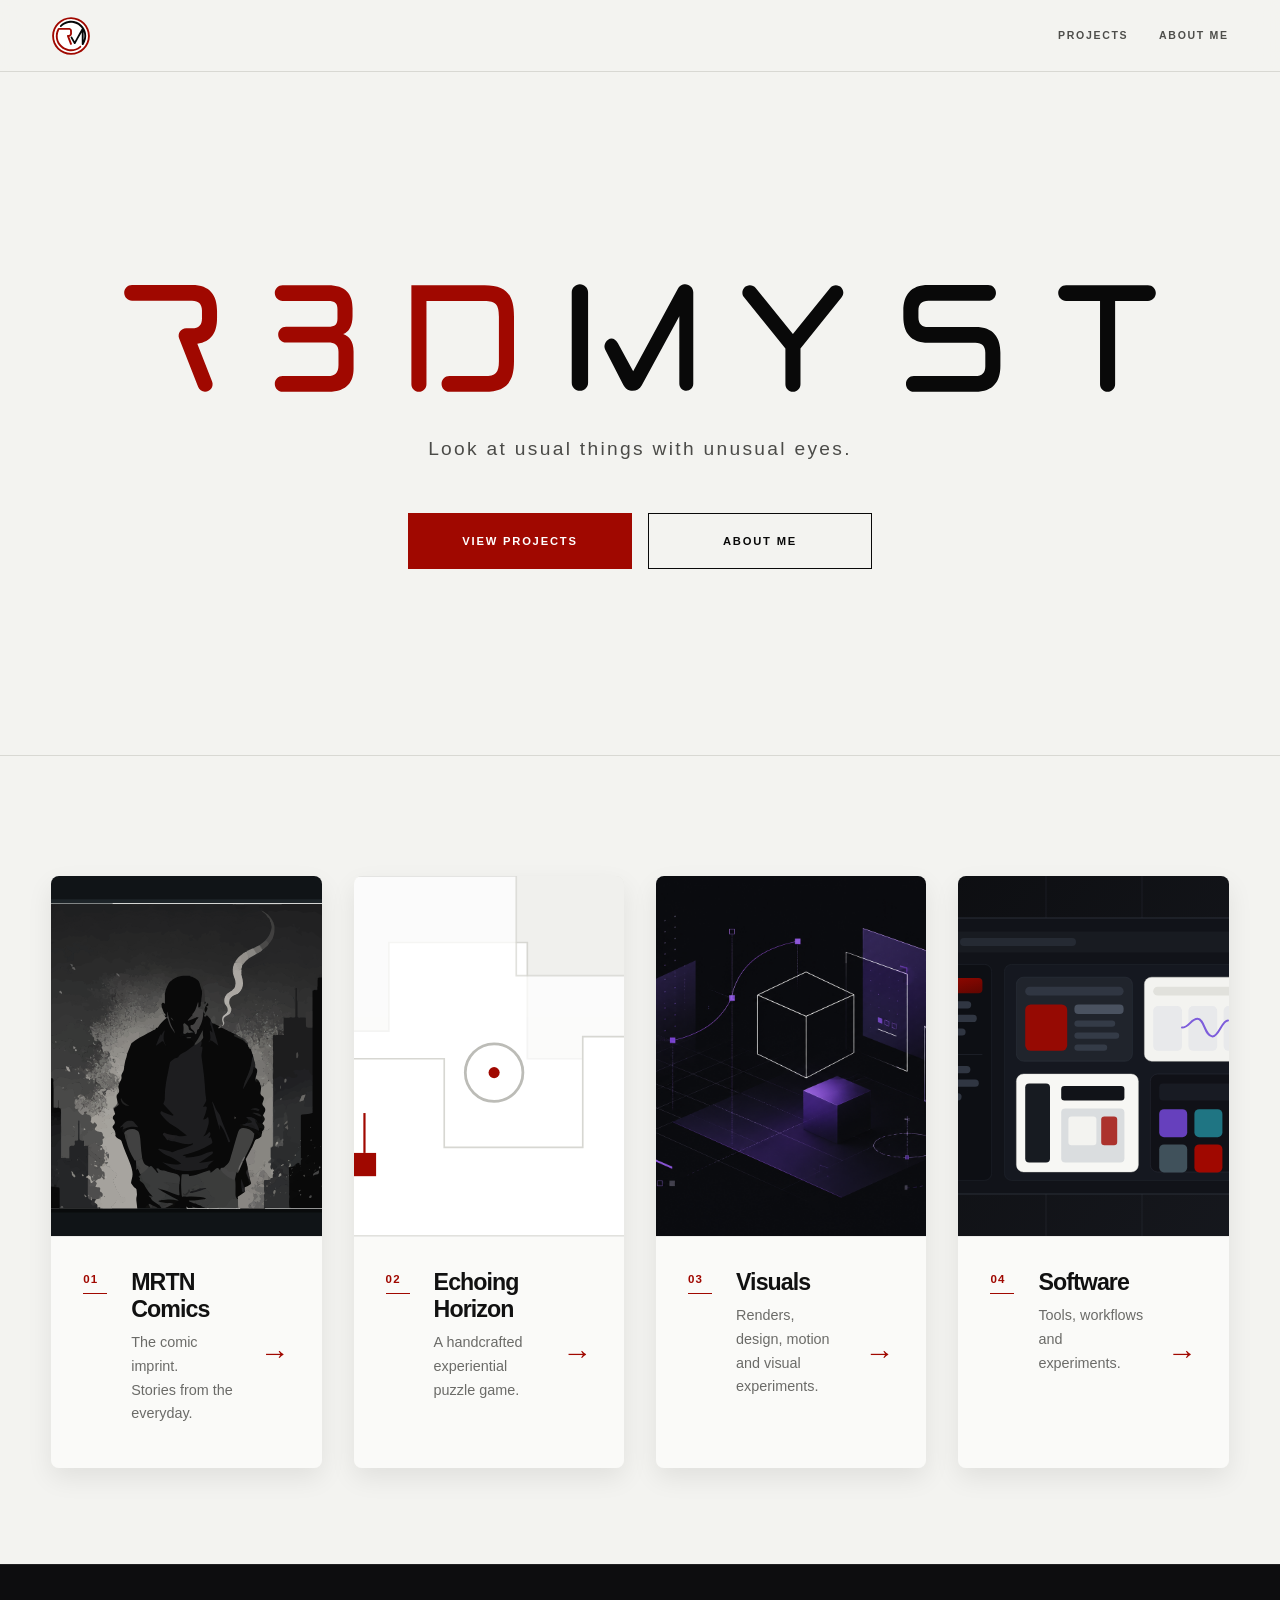
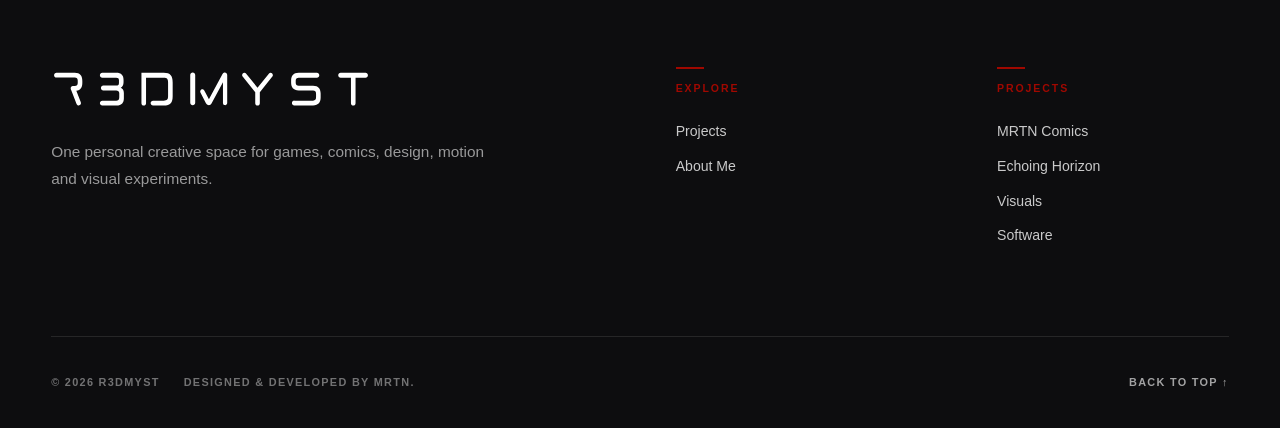
<file: index.html>
<!DOCTYPE html>
<html lang="en">
 <head>
  <meta charset="utf-8"/>
  <meta content="width=device-width, initial-scale=1.0" name="viewport"/>
  <meta content="#f3f3f0" name="theme-color"/>
  <title>R3DMYST</title>
  <link rel="icon" type="image/svg+xml" href="assets/favicons/R3DMyst.svg">
  <link href="assets/css/site-shell.css" rel="stylesheet"/>
  <link href="style.css" rel="stylesheet"/>
 </head>
 <body id="top">
  <header class="shell-header shell-header--main">
   <a aria-label="R3DMYST home" class="shell-brand" href="./">
    <img alt="" src="assets/RMLogo.svg"/>
   </a>
   <nav aria-label="Main navigation" class="shell-nav">
    <a href="#projects">
     Projects
    </a>
    <a href="about.html">
     About Me
    </a>
   </nav>
  </header>
  <main>
   <section aria-labelledby="hero-title" class="hero">
    <div class="hero-inner">
     <h1 class="hero-title" id="hero-title">
      <img alt="R3DMYST" class="hero-wordmark" src="assets/R3DMYSTLogo.svg"/>
     </h1>
     <p class="hero-text">
      Look at usual things with unusual eyes.
     </p>
     <div class="hero-actions">
      <a class="button button-primary" href="#projects">
       View Projects
      </a>
      <a class="button button-secondary" href="about.html">
       About Me
      </a>
     </div>
    </div>
   </section>
   <section class="projects-section" id="projects">
    <div class="project-grid">
     <a class="project-card" href="MRTNcomics/">
      <div class="project-image">
       <img alt="Placeholder artwork for MRTN Comics" src="assets/mrtn-placeholder.svg"/>
      </div>
      <div class="project-content">
       <span class="project-number">
        01
       </span>
       <div class="project-copy">
        <h3>
         MRTN Comics
        </h3>
        <p>
         The comic imprint.
         <br/>
         Stories from the everyday.
        </p>
       </div>
       <span aria-hidden="true" class="project-arrow">
        →
       </span>
      </div>
     </a>
     <a class="project-card" href="EchoingHorizon/">
      <div class="project-image">
       <img alt="Placeholder artwork for Echoing Horizon" src="assets/games-placeholder.svg"/>
      </div>
      <div class="project-content">
       <span class="project-number">
        02
       </span>
       <div class="project-copy">
        <h3>
         Echoing Horizon
        </h3>
        <p>
         A handcrafted experiential
         <br/>
         puzzle game.
        </p>
       </div>
       <span aria-hidden="true" class="project-arrow">
        →
       </span>
      </div>
     </a>
     <a class="project-card" href="Visuals/">
      <div class="project-image">
       <img alt="Placeholder artwork for Visuals" src="assets/artwork-placeholder.png"/>
      </div>
      <div class="project-content">
       <span class="project-number">
        03
       </span>
       <div class="project-copy">
        <h3>
         Visuals
        </h3>
        <p>
         Renders, design, motion
         <br/>
         and visual experiments.
        </p>
       </div>
       <span aria-hidden="true" class="project-arrow">
        →
       </span>
      </div>
     </a>
     <a class="project-card" href="Software/">
      <div class="project-image">
       <img alt="Placeholder artwork for Software" src="assets/software-placeholder.svg"/>
      </div>
      <div class="project-content">
       <span class="project-number">
        04
       </span>
       <div class="project-copy">
        <h3>
         Software
        </h3>
        <p>
         Tools, workflows
         <br/>
         and experiments.
        </p>
       </div>
       <span aria-hidden="true" class="project-arrow">
        →
       </span>
      </div>
     </a>
    </div>
   </section>
  </main>
  <footer class="shell-footer shell-footer--main">
   <div class="shell-footer-inner">
    <div class="shell-footer-main">
     <div class="shell-footer-brand">
      <img class="shell-footer-logo" src="assets/R3DMYSTLogo.svg" alt="R3DMYST"/>
      <p class="shell-footer-description">
       One personal creative space for games, comics, design, motion and visual experiments.
      </p>
     </div>
     <nav class="shell-footer-column" aria-label="Footer navigation">
      <p class="shell-footer-heading">Explore</p>
      <a href="#projects">Projects</a>
      <a href="about.html">About Me</a>
     </nav>
     <nav class="shell-footer-column" aria-label="Project links">
      <p class="shell-footer-heading">Projects</p>
      <a href="MRTNcomics/">MRTN Comics</a>
      <a href="EchoingHorizon/">Echoing Horizon</a>
      <a href="Visuals/">Visuals</a>
      <a href="Software/">Software</a>
     </nav>
    </div>
    <div class="shell-footer-bottom">
     <div class="shell-footer-credit">
      <span>© <span id="year">2026</span> <strong>R3DMYST</strong></span>
      <span>Designed &amp; developed by Mrtn.</span>
     </div>
     <div class="shell-footer-utility">
      <a href="#top">Back to top ↑</a>
     </div>
    </div>
   </div>
  </footer>
  <script src="data/r3dmyst-data.js"></script>
  <script src="script.js">
  </script>
 </body>
</html>
</file>
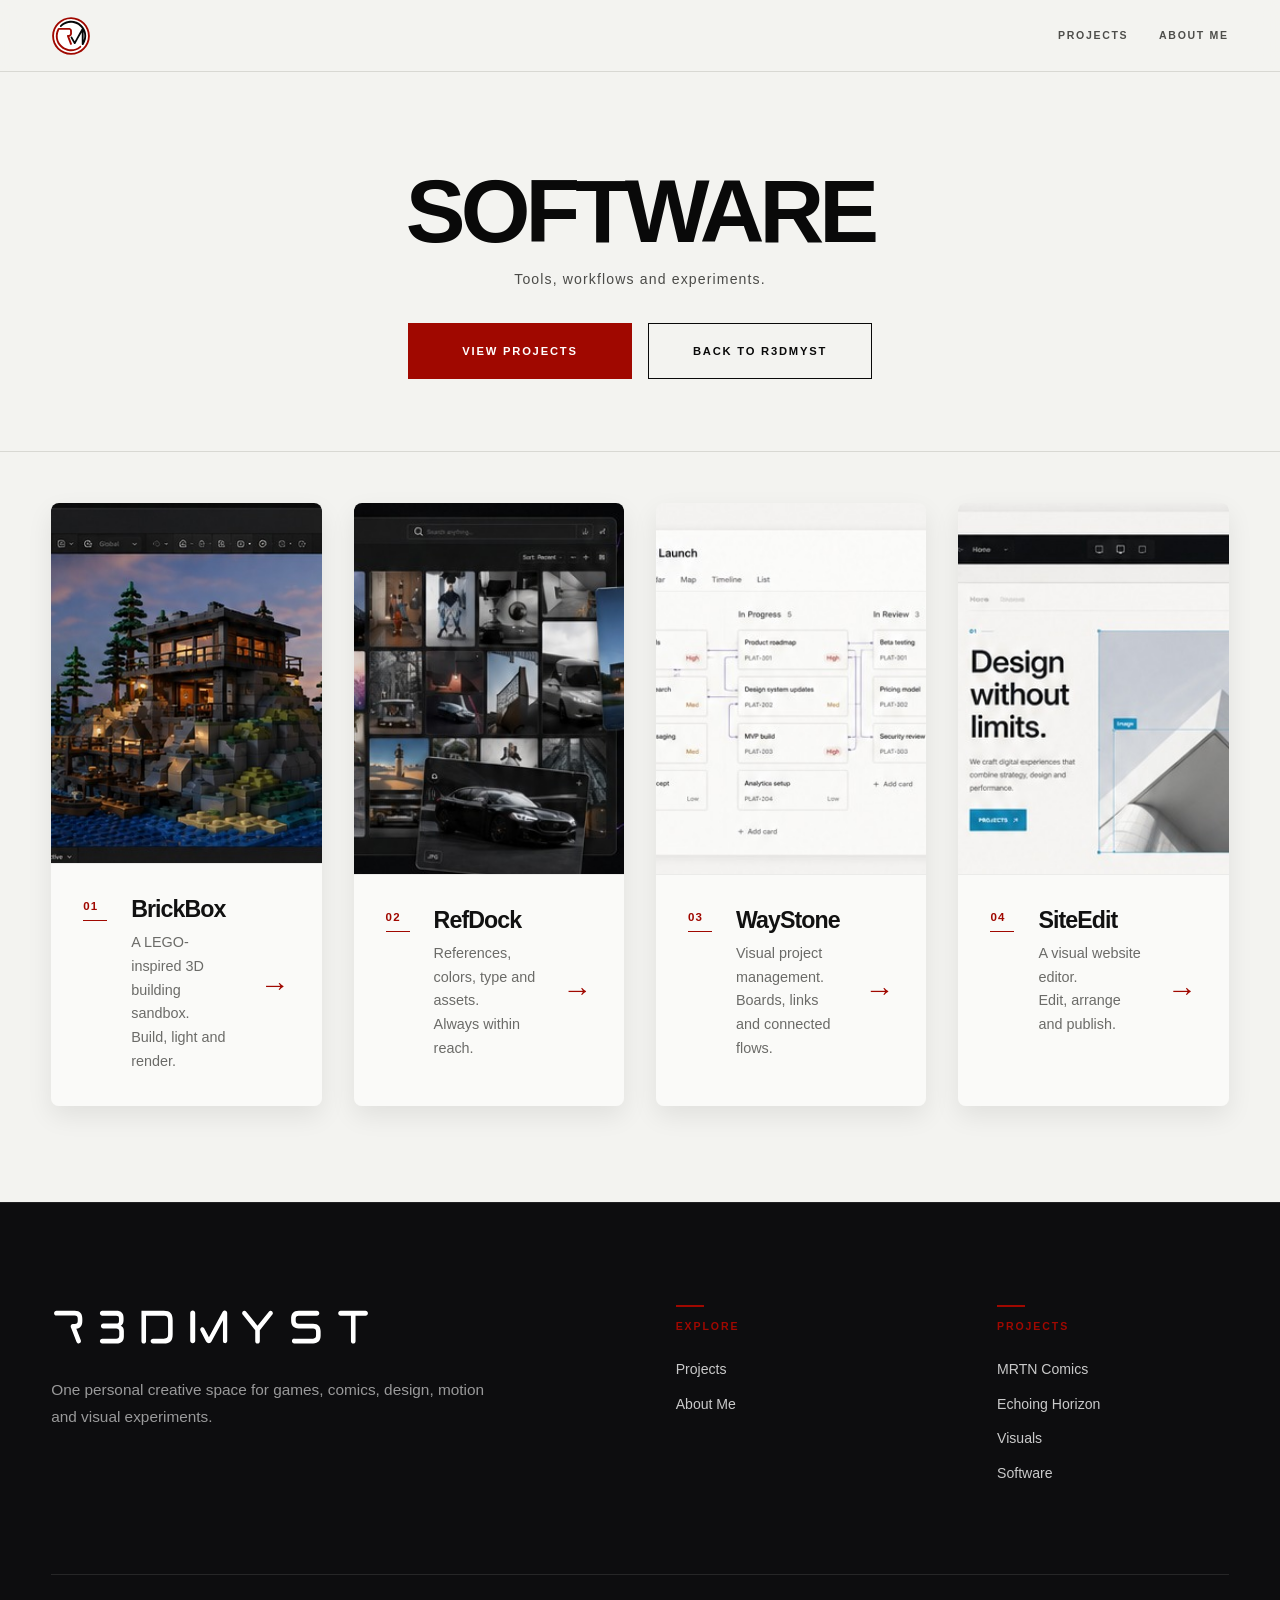
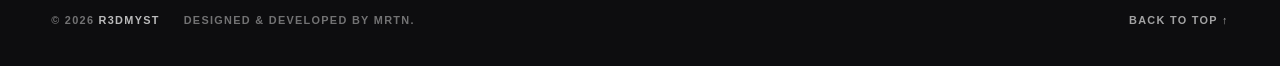
<file: Software/index.html>
<!DOCTYPE html>
<html lang="en">
 <head>
  <meta charset="utf-8"/>
  <meta content="width=device-width, initial-scale=1.0" name="viewport"/>
  <meta content="#f3f3f0" name="theme-color"/>
  <title>Software — R3DMYST</title>
  <link rel="icon" type="image/svg+xml" href="../assets/favicons/R3DMyst.svg">
  <link href="../assets/css/site-shell.css" rel="stylesheet"/>
  <link href="../style.css" rel="stylesheet"/>
 </head>
 <body id="top" class="software-page">
  <header class="shell-header shell-header--main">
   <a aria-label="R3DMYST home" class="shell-brand" href="../">
    <img alt="" src="../assets/RMLogo.svg"/>
   </a>
   <nav aria-label="Main navigation" class="shell-nav">
    <a href="#projects">Projects</a>
    <a href="../about.html">About Me</a>
   </nav>
  </header>
  <main>
   <section aria-labelledby="hero-title" class="hero">
    <div class="hero-inner">
     <h1 class="hero-title software-hero-title" id="hero-title">SOFTWARE</h1>
     <p class="hero-text">Tools, workflows and experiments.</p>
     <div class="hero-actions">
      <a class="button button-primary" href="#projects">View Projects</a>
      <a class="button button-secondary" href="../">Back to R3DMYST</a>
     </div>
    </div>
   </section>
   <section class="projects-section" id="projects">
    <div class="project-grid">
     <a class="project-card" href="BrickBox/">
      <div class="project-image">
       <img alt="BrickBox application interface" src="../assets/software/brickbox.jpg"/>
      </div>
      <div class="project-content">
       <span class="project-number">01</span>
       <div class="project-copy">
        <h3>BrickBox</h3>
        <p>A LEGO-inspired 3D building sandbox.<br/>Build, light and render.</p>
       </div>
       <span aria-hidden="true" class="project-arrow">→</span>
      </div>
     </a>
     <a class="project-card" href="Reference/">
      <div class="project-image">
       <img alt="RefDock application interface" src="../assets/software/reference.jpg"/>
      </div>
      <div class="project-content">
       <span class="project-number">02</span>
       <div class="project-copy">
        <h3>RefDock</h3>
        <p>References, colors, type and assets.<br/>Always within reach.</p>
       </div>
       <span aria-hidden="true" class="project-arrow">→</span>
      </div>
     </a>
     <a class="project-card" href="Waystone/">
      <div class="project-image">
       <img alt="WayStone project management interface" src="../assets/software/waystone.jpg"/>
      </div>
      <div class="project-content">
       <span class="project-number">03</span>
       <div class="project-copy">
        <h3>WayStone</h3>
        <p>Visual project management.<br/>Boards, links and connected flows.</p>
       </div>
       <span aria-hidden="true" class="project-arrow">→</span>
      </div>
     </a>
     <a class="project-card" href="SiteEdit/">
      <div class="project-image">
       <img alt="SiteEdit visual website editor interface" src="../assets/software/siteedit.jpg"/>
      </div>
      <div class="project-content">
       <span class="project-number">04</span>
       <div class="project-copy">
        <h3>SiteEdit</h3>
        <p>A visual website editor.<br/>Edit, arrange and publish.</p>
       </div>
       <span aria-hidden="true" class="project-arrow">→</span>
      </div>
     </a>
    </div>
   </section>
  </main>
  <footer class="shell-footer shell-footer--main">
   <div class="shell-footer-inner">
    <div class="shell-footer-main">
     <div class="shell-footer-brand">
      <img class="shell-footer-logo" src="../assets/R3DMYSTLogo.svg" alt="R3DMYST"/>
      <p class="shell-footer-description">One personal creative space for games, comics, design, motion and visual experiments.</p>
     </div>
     <nav class="shell-footer-column" aria-label="Footer navigation">
      <p class="shell-footer-heading">Explore</p>
      <a href="#projects">Projects</a>
      <a href="../about.html">About Me</a>
     </nav>
     <nav class="shell-footer-column" aria-label="Project links">
      <p class="shell-footer-heading">Projects</p>
      <a href="../MRTNcomics/">MRTN Comics</a>
      <a href="../EchoingHorizon/">Echoing Horizon</a>
      <a href="../Visuals/">Visuals</a>
      <a href="./">Software</a>
     </nav>
    </div>
    <div class="shell-footer-bottom">
     <div class="shell-footer-credit">
      <span>© <span id="year">2026</span> <strong>R3DMYST</strong></span>
      <span>Designed &amp; developed by Mrtn.</span>
     </div>
     <div class="shell-footer-utility">
      <a href="#top">Back to top ↑</a>
     </div>
    </div>
   </div>
  </footer>
  <script src="../script.js"></script>
 </body>
</html>
</file>
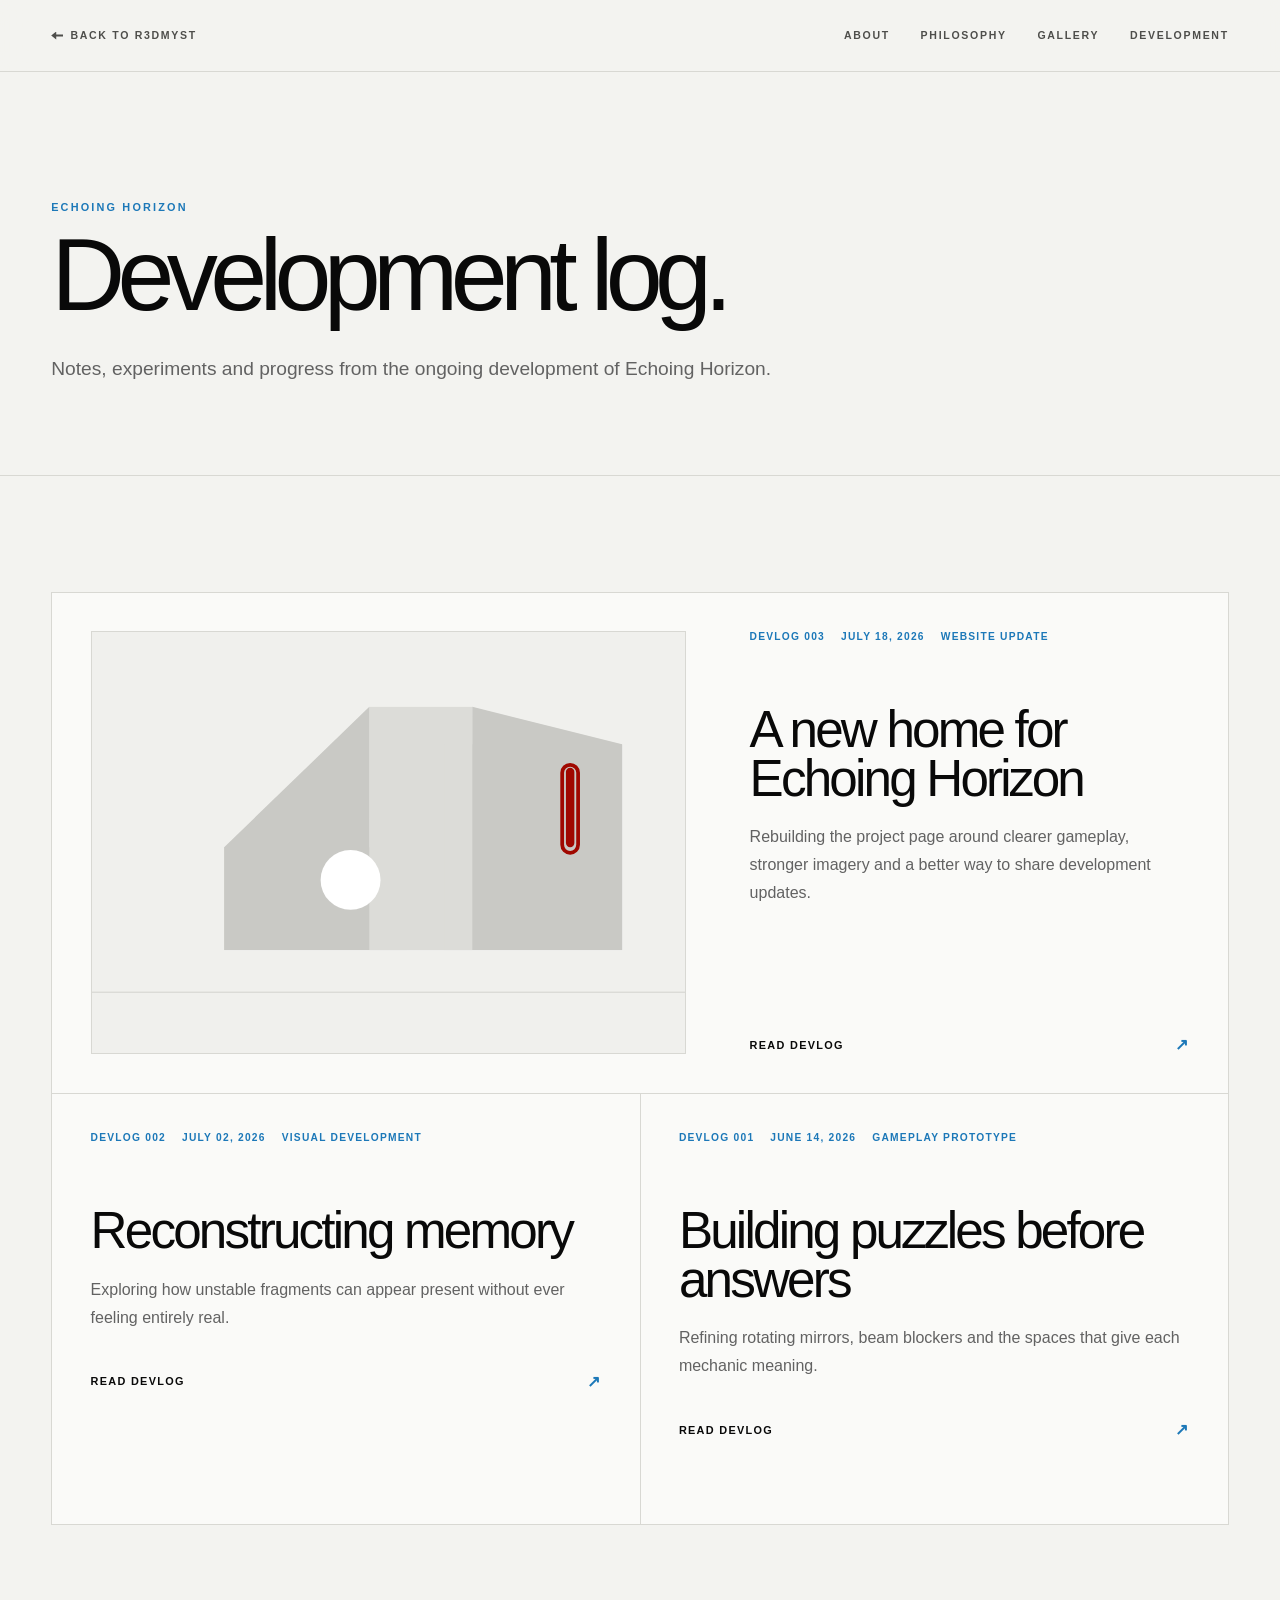
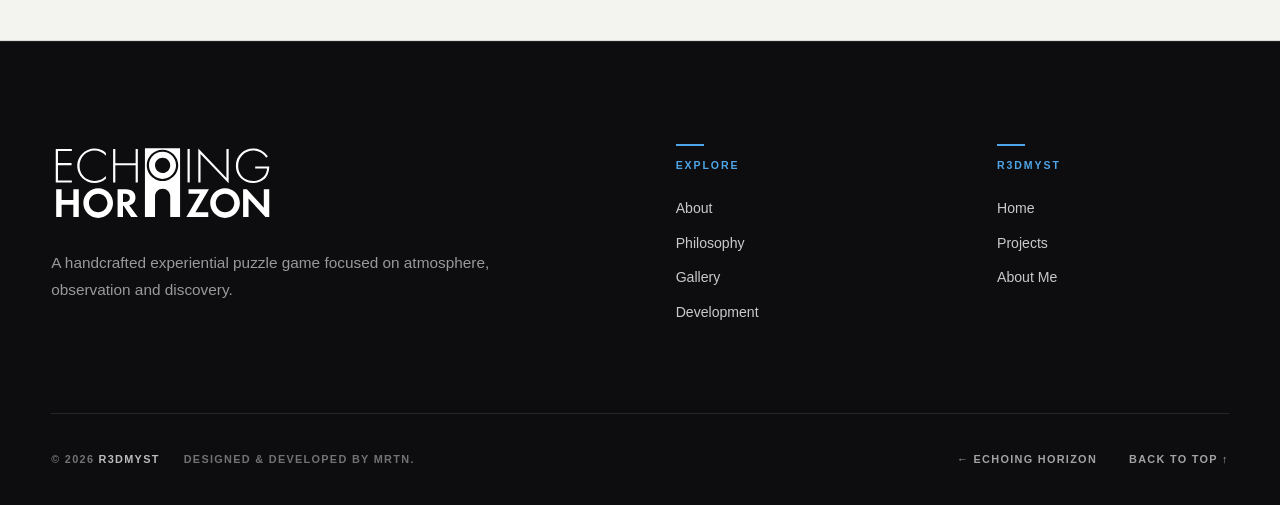
<file: EchoingHorizon/devlogs/index.html>
<!DOCTYPE html>
<html lang="en">
<head>
  <meta charset="utf-8" />
  <meta name="viewport" content="width=device-width, initial-scale=1.0" />
  <meta name="theme-color" content="#f3f3f0" />
  <meta name="description" content="Development notes, visual experiments and progress updates from Echoing Horizon." />
  <title>Development Log | Echoing Horizon</title>
  <meta property="og:type" content="website" />
  <meta property="og:title" content="Development Log | Echoing Horizon" />
  <meta property="og:description" content="Development notes, visual experiments and progress updates from Echoing Horizon." />
  <meta property="og:image" content="../assets/hero.svg" />
  <meta name="twitter:card" content="summary_large_image" />
  <link rel="canonical" href="https://r3dmyst.net/EchoingHorizon/devlogs/" />
  <link rel="icon" type="image/svg+xml" href="../../assets/favicons/Echo.svg" />
  <link rel="stylesheet" href="../../assets/css/site-shell.css" />
  <link rel="stylesheet" href="../style.css" />
  <link rel="stylesheet" href="devlogs.css" />
</head>
<body class="eh-page eh-devlog-page">
  <header class="shell-header shell-header--project">
    <a class="shell-back-link" href="../../">Back to R3DMYST</a>
    <a aria-label="Echoing Horizon — main page" class="shell-project-title--eh shell-project-title" href="../">
      <img alt="Echoing Horizon" class="shell-project-logo" src="../assets/EHLogo.svg" />
    </a>
    <nav aria-label="Echoing Horizon navigation" class="shell-nav">
      <a href="../#about">About</a>
      <a href="../#philosophy">Philosophy</a>
      <a href="../#gallery">Gallery</a>
      <a href="./" aria-current="page">Development</a>
    </nav>
  </header>

  <main id="devlog-overview">
    <noscript>
      <section class="eh-noscript"><h1>Echoing Horizon Development Log</h1><p>JavaScript is required to load the development log.</p></section>
    </noscript>
  </main>

  <footer class="shell-footer shell-footer--project">
    <div class="shell-footer-inner">
      <div class="shell-footer-main">
        <div class="shell-footer-brand">
          <img class="shell-footer-logo" src="../assets/EHLogo.svg" alt="Echoing Horizon" />
          <p class="shell-footer-description">A handcrafted experiential puzzle game focused on atmosphere, observation and discovery.</p>
        </div>
        <nav class="shell-footer-column" aria-label="Echoing Horizon footer navigation">
          <p class="shell-footer-heading">Explore</p>
          <a href="../#about">About</a>
          <a href="../#philosophy">Philosophy</a>
          <a href="../#gallery">Gallery</a>
          <a href="./">Development</a>
        </nav>
        <nav class="shell-footer-column" aria-label="R3DMYST links">
          <p class="shell-footer-heading">R3DMYST</p>
          <a href="../../">Home</a>
          <a href="../../#projects">Projects</a>
          <a href="../../about.html">About Me</a>
        </nav>
      </div>
      <div class="shell-footer-bottom">
        <div class="shell-footer-credit"><span>© 2026 <strong>R3DMYST</strong></span><span>Designed &amp; developed by Mrtn.</span></div>
        <div class="shell-footer-utility"><a href="../">← Echoing Horizon</a><a href="#top">Back to top ↑</a></div>
      </div>
    </div>
  </footer>

  <script src="../data/devlogs-data.js"></script>
  <script src="devlogs.js"></script>
  <script src="../../script.js"></script>
</body>
</html>
</file>
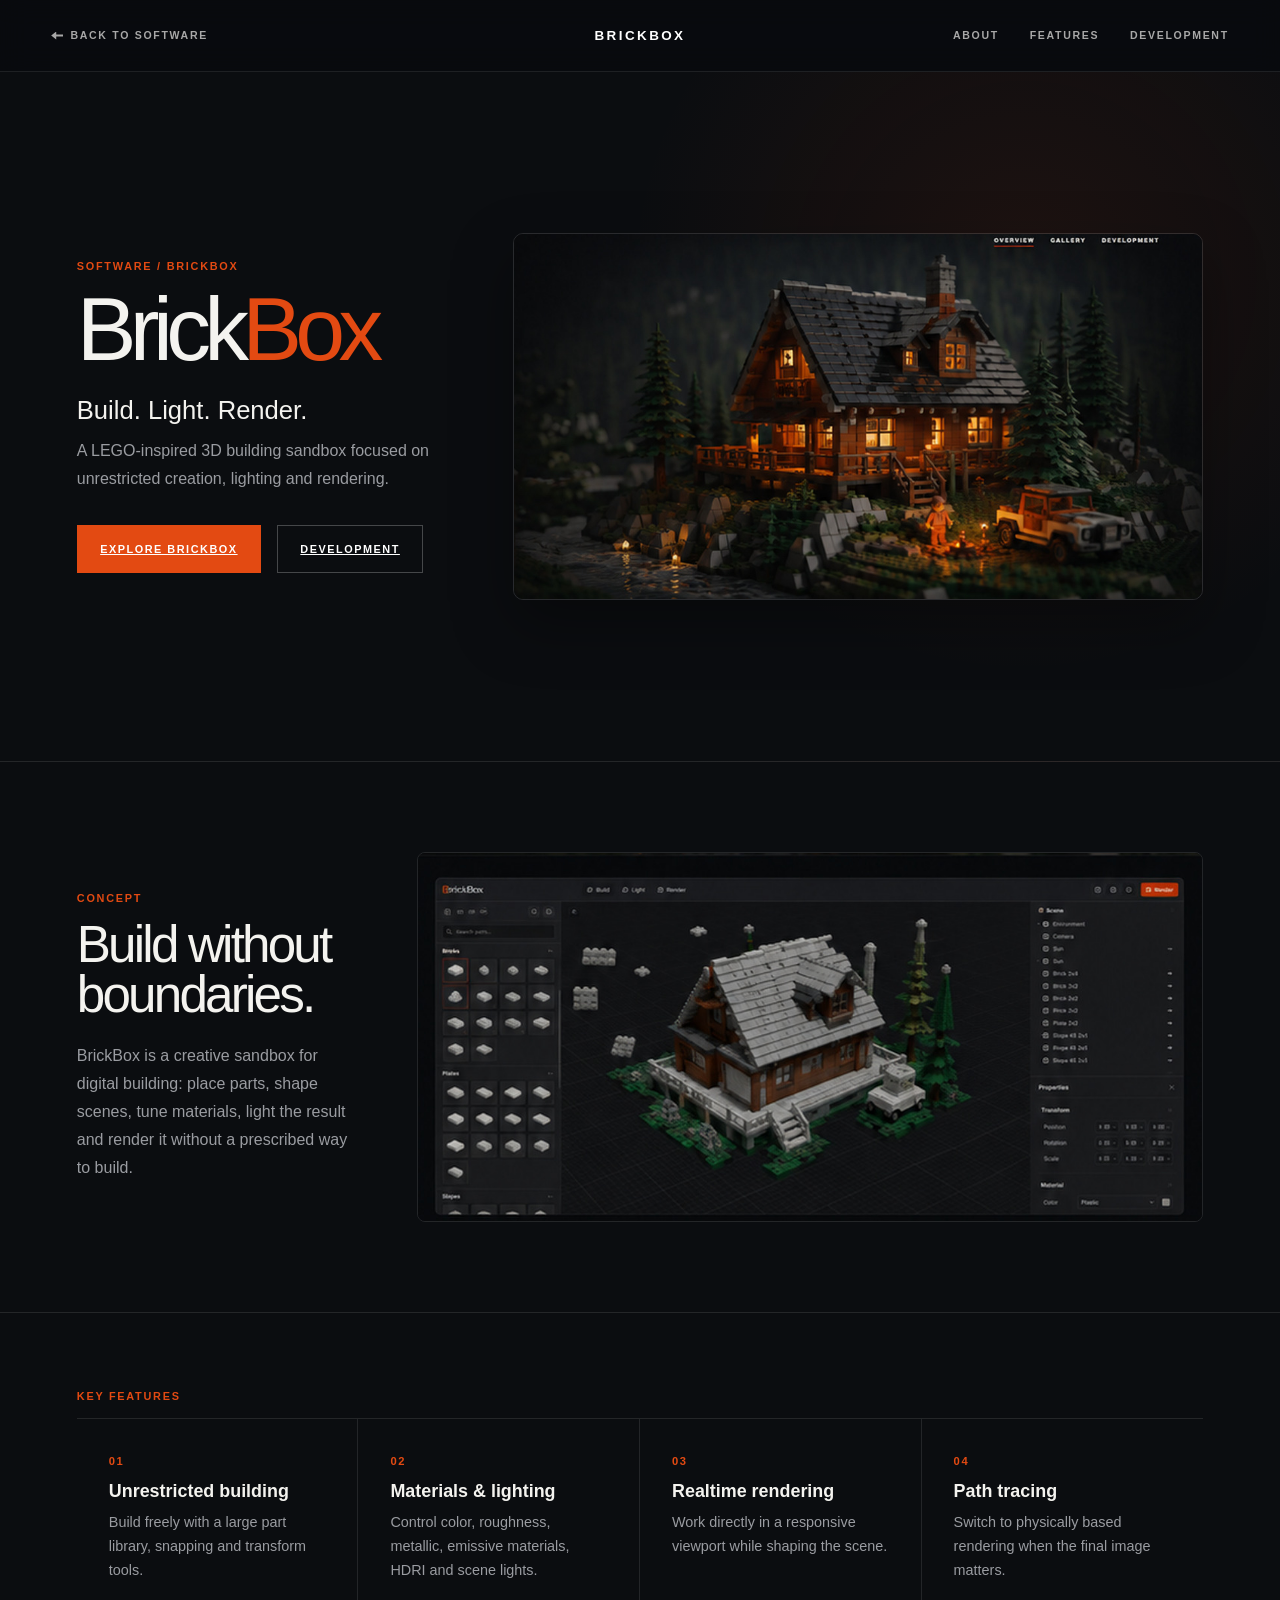
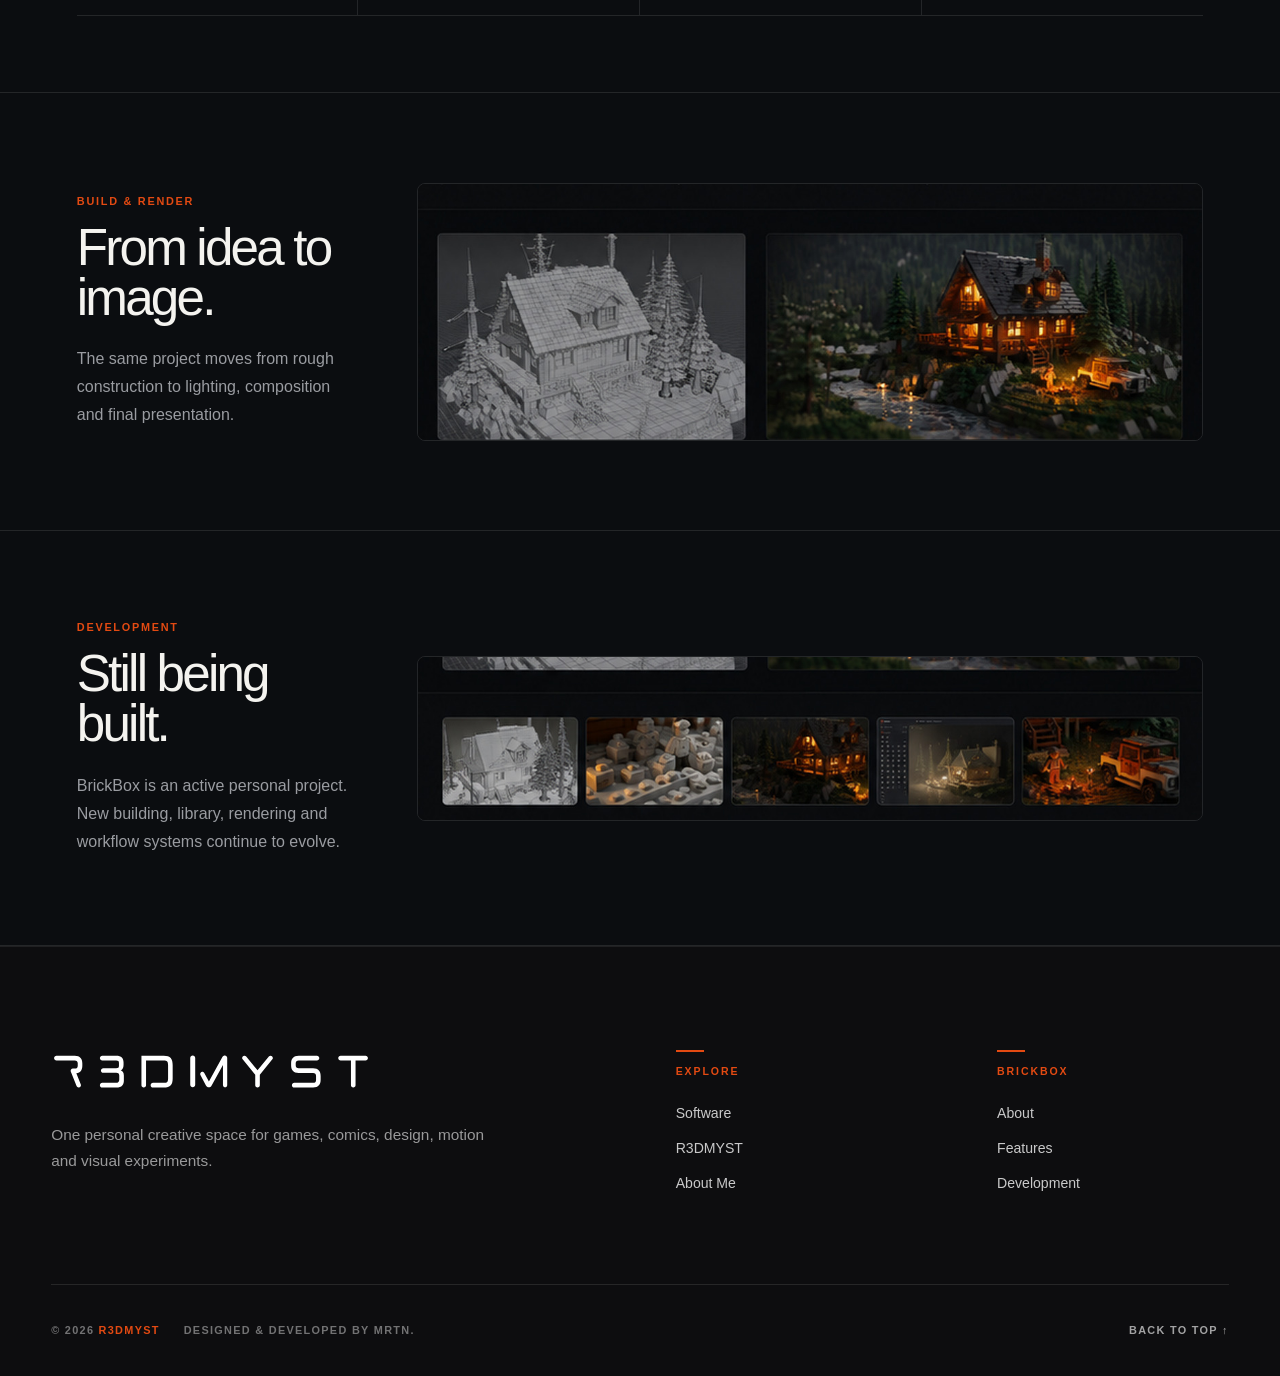
<file: Software/BrickBox/index.html>
<!DOCTYPE html>
<html lang="en">
<head>
  <meta charset="utf-8" />
  <meta name="viewport" content="width=device-width, initial-scale=1" />
  <meta name="theme-color" content="#0c0e11" />
  <title>BrickBox — R3DMYST</title>
  <link rel="icon" type="image/svg+xml" href="../../assets/favicons/R3DMyst.svg" />
  <link rel="stylesheet" href="../../assets/css/site-shell.css" />
  <link rel="stylesheet" href="style.css" />
</head>
<body id="top">
  <header class="shell-header shell-header--project">
    <a class="shell-back-link" href="../">Back to Software</a>
    <a class="shell-project-title" href="#top">BrickBox</a>
    <nav class="shell-nav" aria-label="BrickBox navigation">
      <a href="#about">About</a><a href="#features">Features</a><a href="#development">Development</a>
    </nav>
  </header>

  <main>
    <section class="bb-hero">
      <div class="bb-hero-copy">
        <p class="eyebrow">Software / BrickBox</p>
        <h1>Brick<span>Box</span></h1>
        <p class="tagline">Build. Light. Render.</p>
        <p class="lede">A LEGO-inspired 3D building sandbox focused on unrestricted creation, lighting and rendering.</p>
        <div class="actions"><a href="#about" class="button primary">Explore BrickBox</a><a href="#development" class="button ghost">Development</a></div>
      </div>
      <div class="bb-hero-art"><img src="../../assets/project-pages/brickbox/hero.jpg" alt="BrickBox cinematic building scene" /></div>
    </section>

    <section class="bb-concept" id="about">
      <div class="section-copy">
        <p class="eyebrow">Concept</p>
        <h2>Build without boundaries.</h2>
        <p>BrickBox is a creative sandbox for digital building: place parts, shape scenes, tune materials, light the result and render it without a prescribed way to build.</p>
      </div>
      <figure><img src="../../assets/project-pages/brickbox/ui.jpg" alt="BrickBox building interface" /></figure>
    </section>

    <section class="bb-features" id="features">
      <p class="eyebrow">Key features</p>
      <div class="feature-grid">
        <article><b>01</b><h3>Unrestricted building</h3><p>Build freely with a large part library, snapping and transform tools.</p></article>
        <article><b>02</b><h3>Materials & lighting</h3><p>Control color, roughness, metallic, emissive materials, HDRI and scene lights.</p></article>
        <article><b>03</b><h3>Realtime rendering</h3><p>Work directly in a responsive viewport while shaping the scene.</p></article>
        <article><b>04</b><h3>Path tracing</h3><p>Switch to physically based rendering when the final image matters.</p></article>
      </div>
    </section>

    <section class="bb-gallery">
      <div class="section-copy">
        <p class="eyebrow">Build & render</p>
        <h2>From idea to image.</h2>
        <p>The same project moves from rough construction to lighting, composition and final presentation.</p>
      </div>
      <figure><img src="../../assets/project-pages/brickbox/gallery.jpg" alt="BrickBox build and render examples" /></figure>
    </section>

    <section class="bb-development" id="development">
      <div class="section-copy">
        <p class="eyebrow">Development</p>
        <h2>Still being built.</h2>
        <p>BrickBox is an active personal project. New building, library, rendering and workflow systems continue to evolve.</p>
      </div>
      <figure><img src="../../assets/project-pages/brickbox/dev.jpg" alt="BrickBox development imagery" /></figure>
    </section>
  </main>

  <footer class="shell-footer shell-footer--main">
    <div class="shell-footer-inner">
      <div class="shell-footer-main">
        <div class="shell-footer-brand"><img class="shell-footer-logo" src="../../assets/R3DMYSTLogo.svg" alt="R3DMYST"/><p class="shell-footer-description">One personal creative space for games, comics, design, motion and visual experiments.</p></div>
        <nav class="shell-footer-column"><p class="shell-footer-heading">Explore</p><a href="../">Software</a><a href="../../">R3DMYST</a><a href="../../about.html">About Me</a></nav>
        <nav class="shell-footer-column"><p class="shell-footer-heading">BrickBox</p><a href="#about">About</a><a href="#features">Features</a><a href="#development">Development</a></nav>
      </div>
      <div class="shell-footer-bottom"><div class="shell-footer-credit"><span>© <span id="year">2026</span> <strong>R3DMYST</strong></span><span>Designed &amp; developed by Mrtn.</span></div><div class="shell-footer-utility"><a href="#top">Back to top ↑</a></div></div>
    </div>
  </footer>
  <script src="../../script.js"></script>
</body>
</html>
</file>
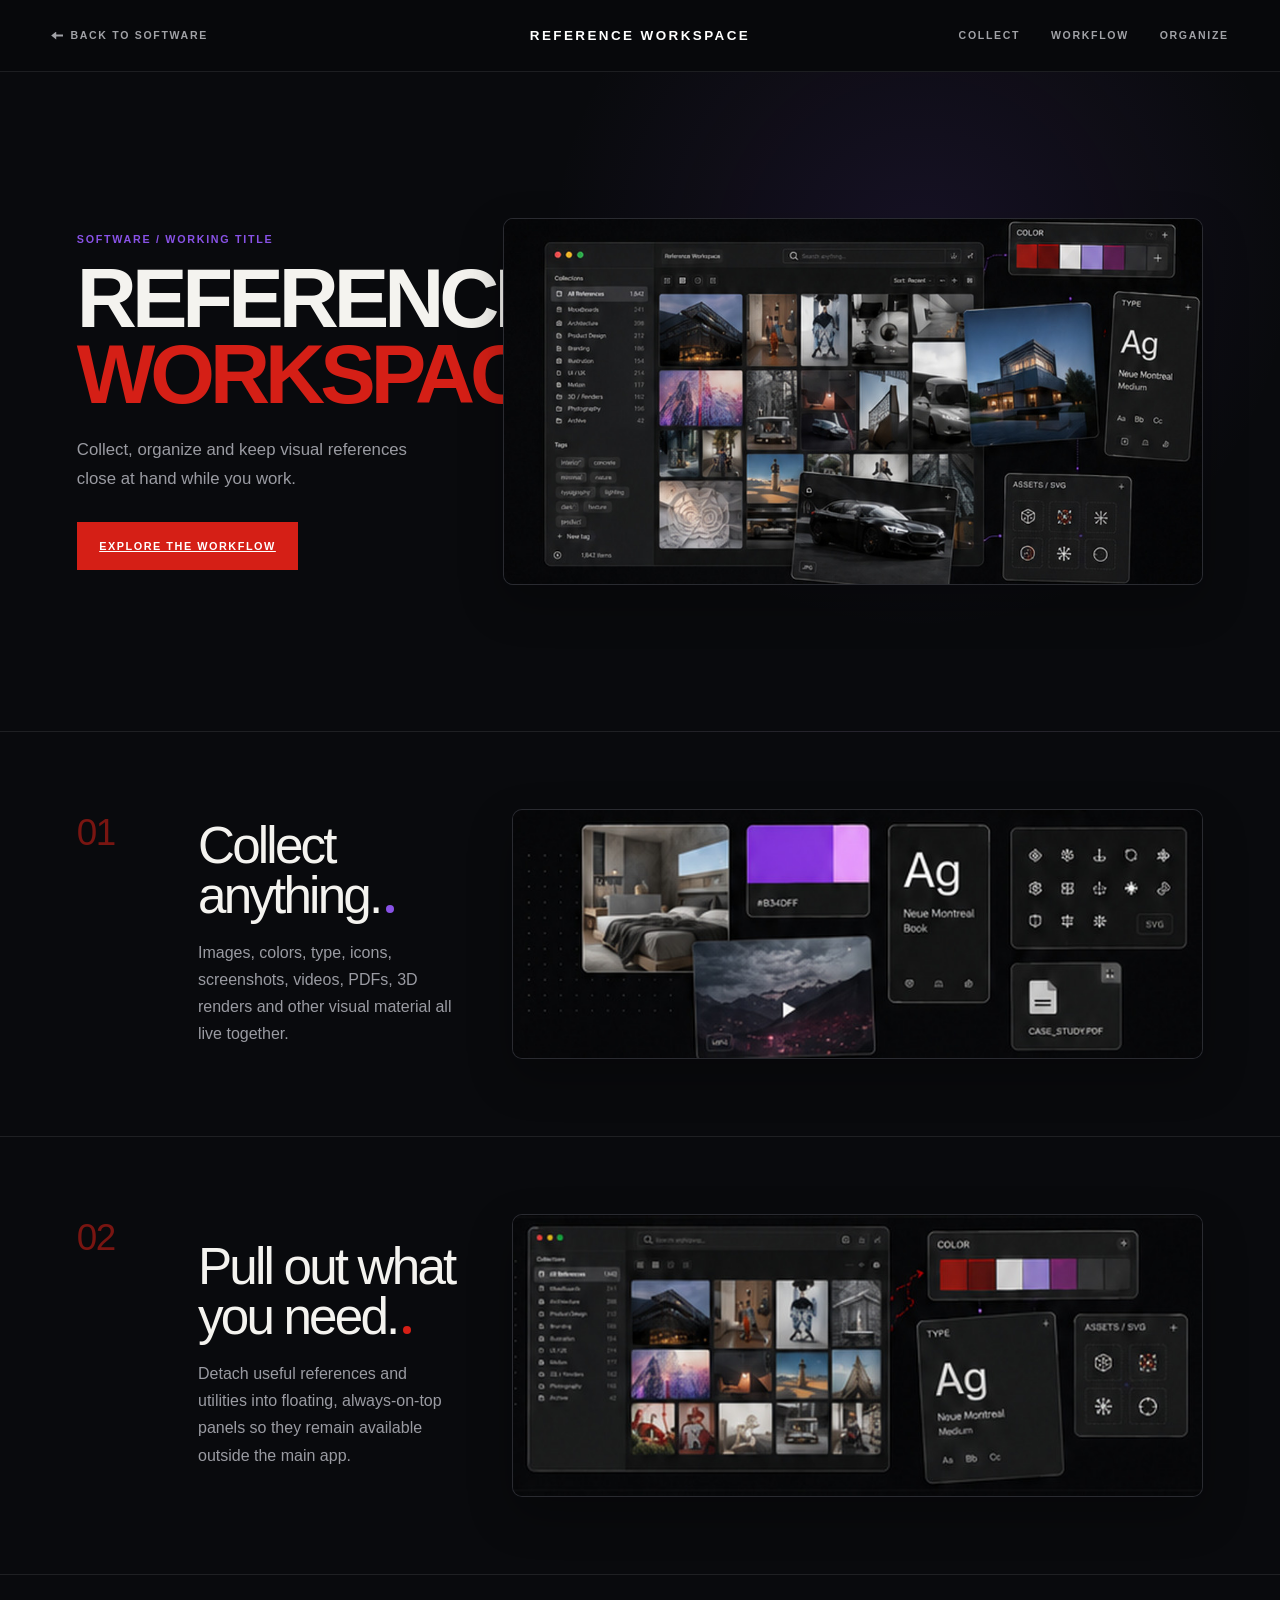
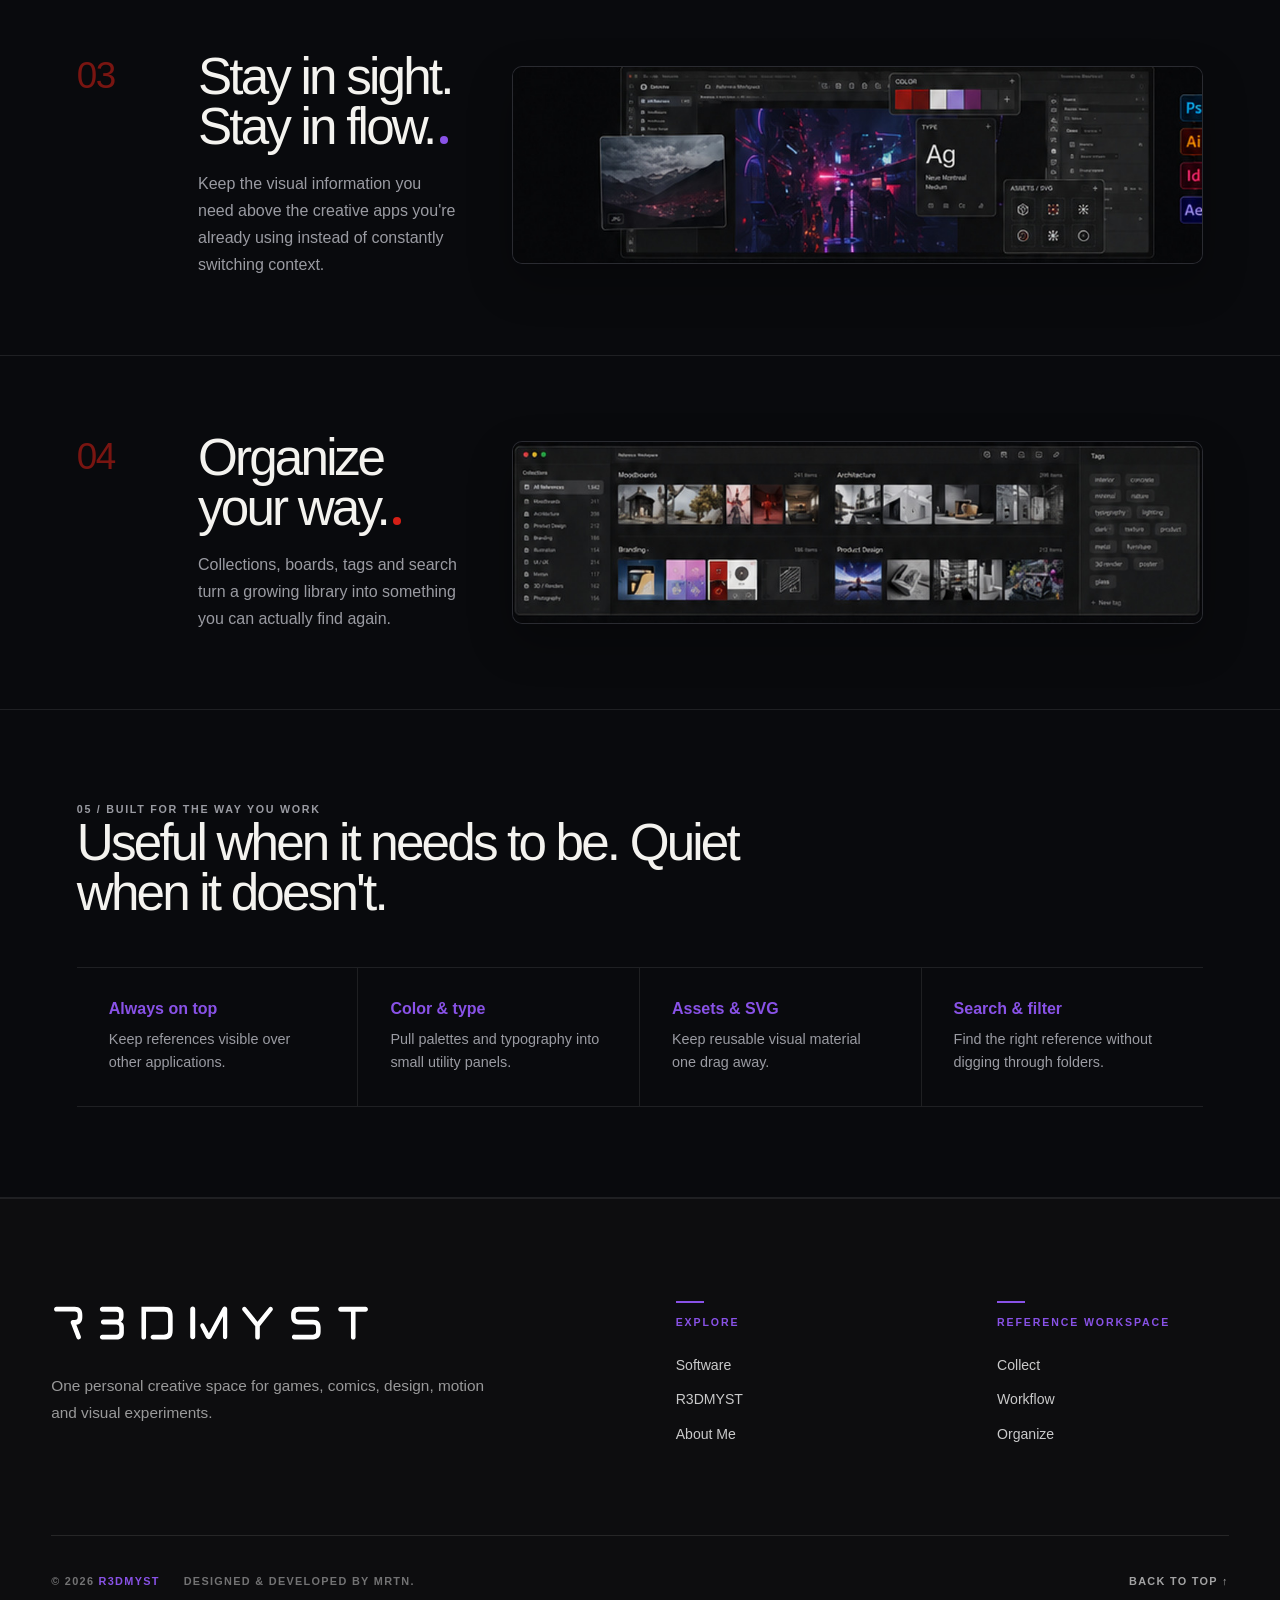
<file: Software/Reference/index.html>
<!DOCTYPE html><html lang="en"><head><meta charset="utf-8"><meta name="viewport" content="width=device-width,initial-scale=1"><meta name="theme-color" content="#090a0d"><title>Reference Workspace — R3DMYST</title><link rel="icon" type="image/svg+xml" href="../../assets/favicons/R3DMyst.svg"><link rel="stylesheet" href="../../assets/css/site-shell.css"><link rel="stylesheet" href="style.css"></head><body id="top"><header class="shell-header shell-header--project"><a class="shell-back-link" href="../">Back to Software</a><a class="shell-project-title" href="#top">Reference Workspace</a><nav class="shell-nav"><a href="#collect">Collect</a><a href="#workflow">Workflow</a><a href="#organize">Organize</a></nav></header><main>
<section class="rw-hero"><div class="rw-copy"><p class="eyebrow">Software / Working title</p><h1>Reference<br><span>Workspace</span></h1><p class="lede">Collect, organize and keep visual references close at hand while you work.</p><a class="button" href="#collect">Explore the workflow</a></div><figure><img src="../../assets/project-pages/reference/hero.jpg" alt="Reference workspace interface and floating panels"></figure></section>
<section class="rw-row" id="collect"><div class="rw-number">01</div><div class="section-copy"><h2>Collect anything.<i></i></h2><p>Images, colors, type, icons, screenshots, videos, PDFs, 3D renders and other visual material all live together.</p></div><figure><img src="../../assets/project-pages/reference/collect.jpg" alt="Reference collection examples"></figure></section>
<section class="rw-row" id="workflow"><div class="rw-number">02</div><div class="section-copy"><h2>Pull out what you need.<i></i></h2><p>Detach useful references and utilities into floating, always-on-top panels so they remain available outside the main app.</p></div><figure><img src="../../assets/project-pages/reference/pullout.jpg" alt="Floating reference panels"></figure></section>
<section class="rw-row"><div class="rw-number">03</div><div class="section-copy"><h2>Stay in sight. Stay in flow.<i></i></h2><p>Keep the visual information you need above the creative apps you're already using instead of constantly switching context.</p></div><figure><img src="../../assets/project-pages/reference/crossapp.jpg" alt="Reference panels above creative software"></figure></section>
<section class="rw-row" id="organize"><div class="rw-number">04</div><div class="section-copy"><h2>Organize your way.<i></i></h2><p>Collections, boards, tags and search turn a growing library into something you can actually find again.</p></div><figure><img src="../../assets/project-pages/reference/organize.jpg" alt="Organized reference collections"></figure></section>
<section class="rw-tools"><div class="section-copy"><p class="eyebrow">05 / Built for the way you work</p><h2>Useful when it needs to be. Quiet when it doesn't.</h2></div><div class="tool-grid"><article><b>Always on top</b><p>Keep references visible over other applications.</p></article><article><b>Color & type</b><p>Pull palettes and typography into small utility panels.</p></article><article><b>Assets & SVG</b><p>Keep reusable visual material one drag away.</p></article><article><b>Search & filter</b><p>Find the right reference without digging through folders.</p></article></div></section>
</main><footer class="shell-footer shell-footer--main"><div class="shell-footer-inner"><div class="shell-footer-main"><div class="shell-footer-brand"><img class="shell-footer-logo" src="../../assets/R3DMYSTLogo.svg" alt="R3DMYST"><p class="shell-footer-description">One personal creative space for games, comics, design, motion and visual experiments.</p></div><nav class="shell-footer-column"><p class="shell-footer-heading">Explore</p><a href="../">Software</a><a href="../../">R3DMYST</a><a href="../../about.html">About Me</a></nav><nav class="shell-footer-column"><p class="shell-footer-heading">Reference Workspace</p><a href="#collect">Collect</a><a href="#workflow">Workflow</a><a href="#organize">Organize</a></nav></div><div class="shell-footer-bottom"><div class="shell-footer-credit"><span>© <span id="year">2026</span> <strong>R3DMYST</strong></span><span>Designed &amp; developed by Mrtn.</span></div><div class="shell-footer-utility"><a href="#top">Back to top ↑</a></div></div></div></footer><script src="../../script.js"></script></body></html>
</file>
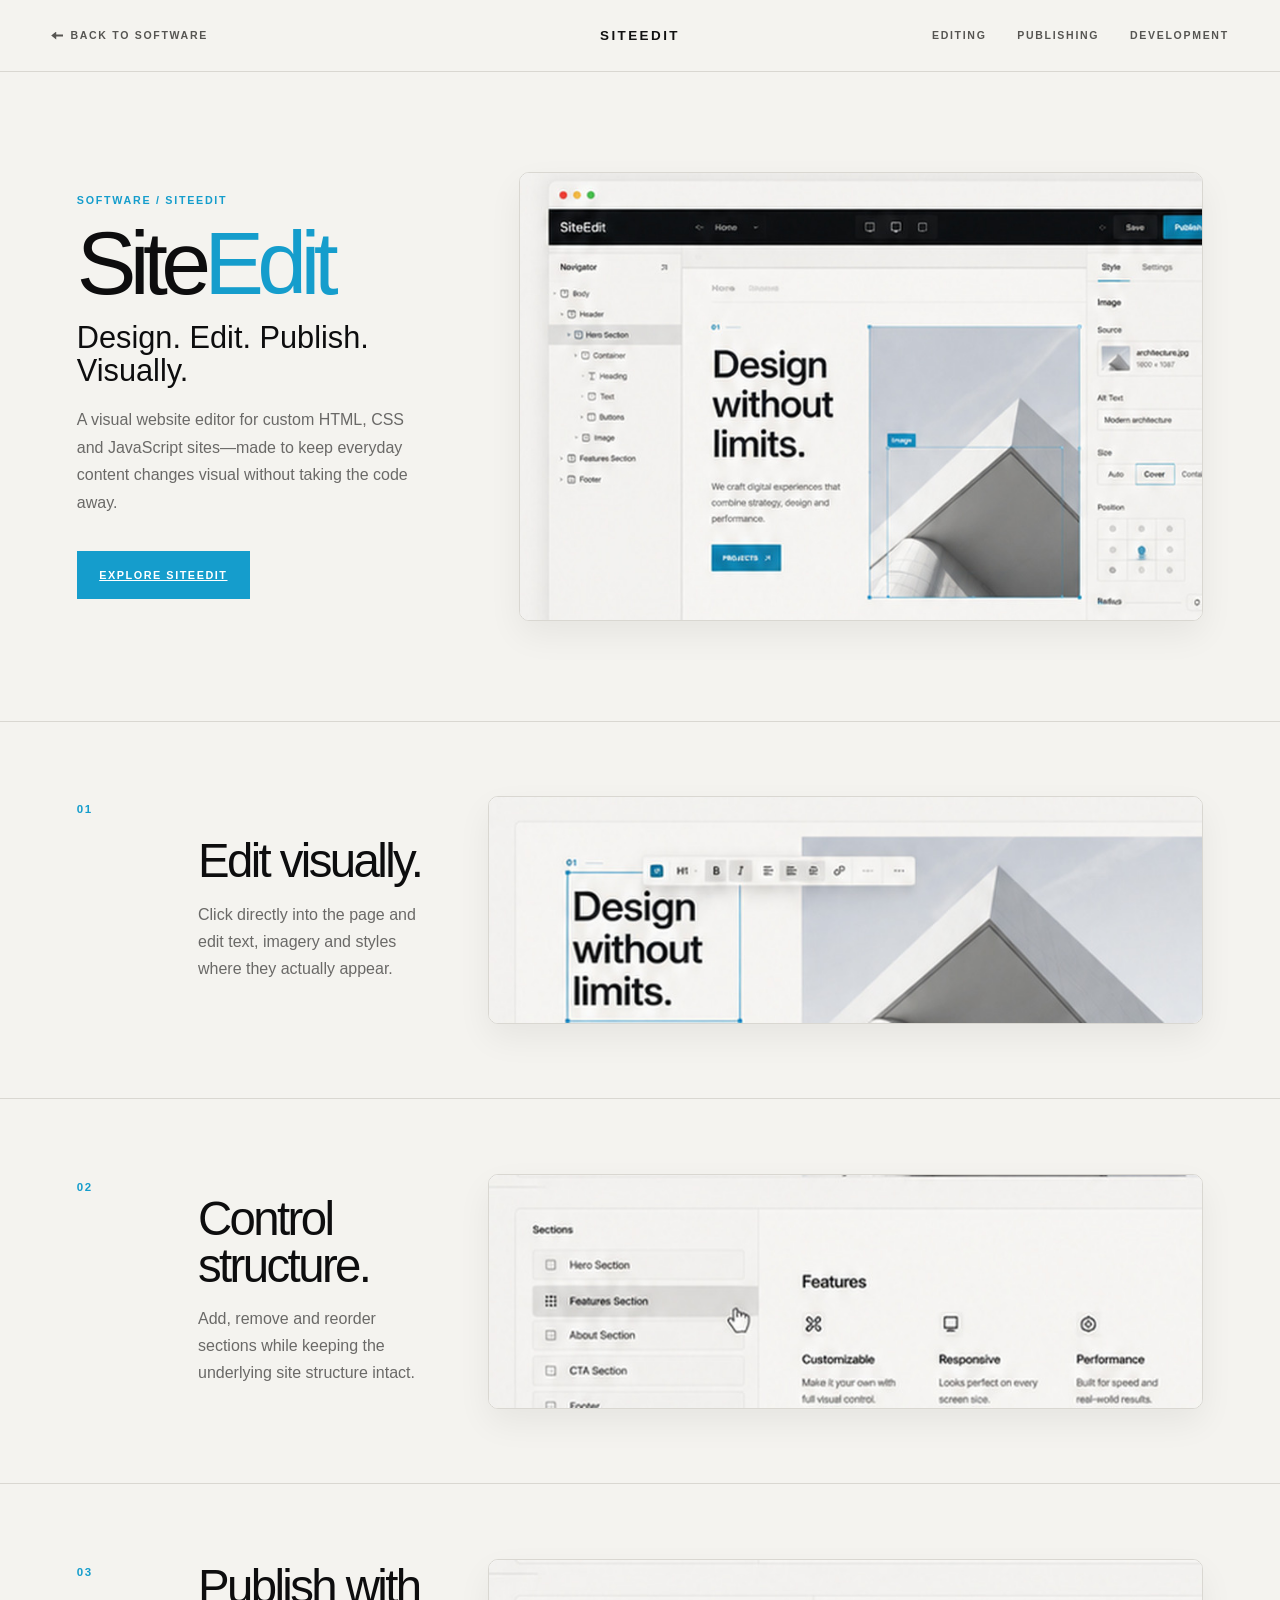
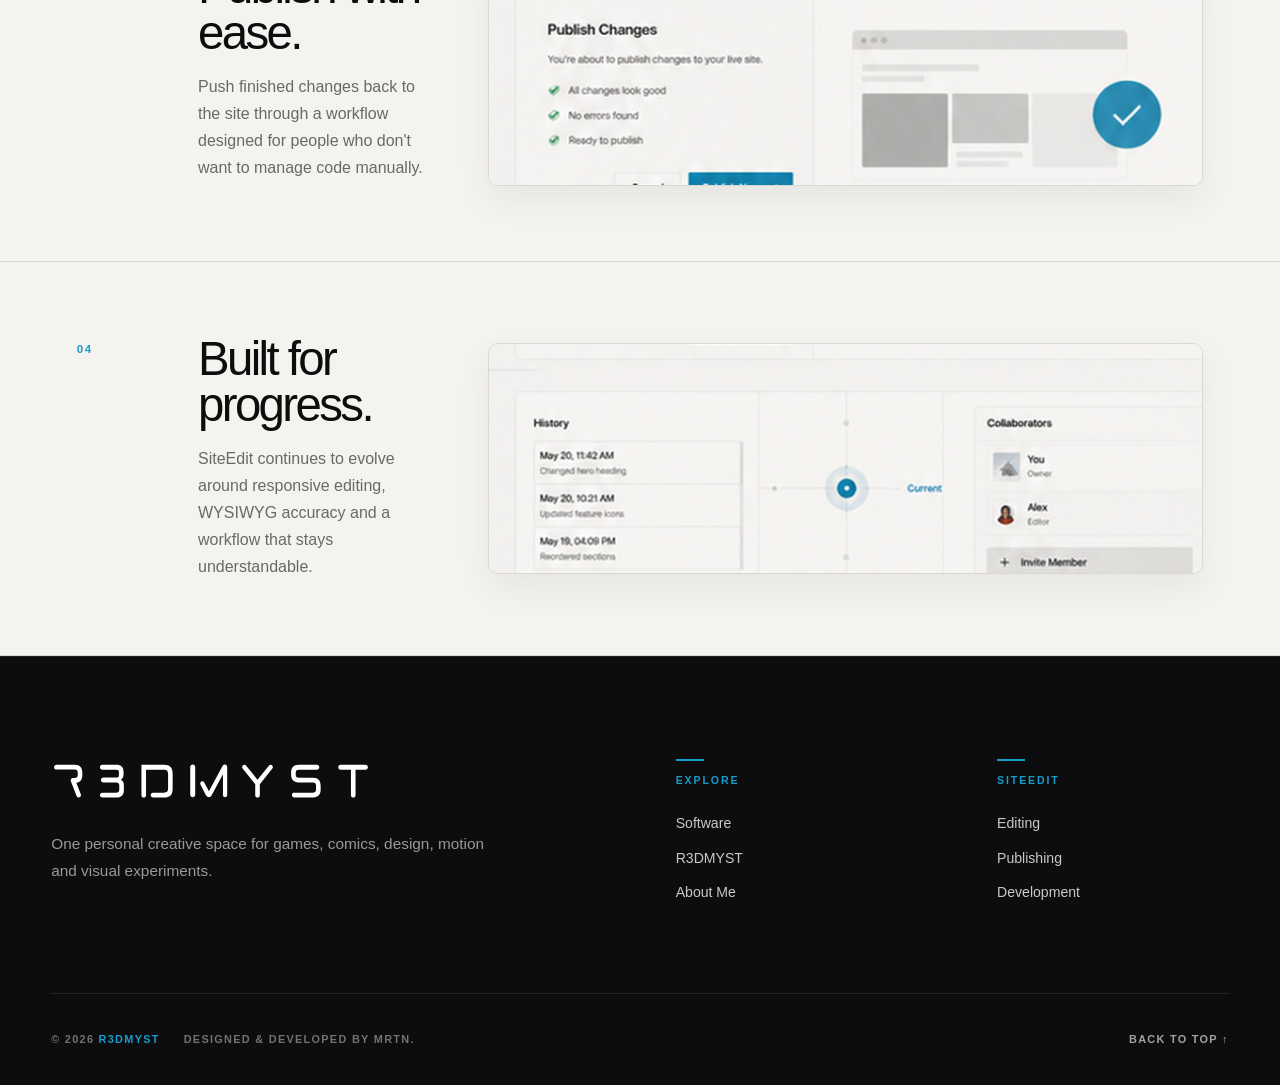
<file: Software/SiteEdit/index.html>
<!DOCTYPE html><html lang="en"><head><meta charset="utf-8"><meta name="viewport" content="width=device-width,initial-scale=1"><meta name="theme-color" content="#f4f3ef"><title>SiteEdit — R3DMYST</title><link rel="icon" type="image/svg+xml" href="../../assets/favicons/R3DMyst.svg"><link rel="stylesheet" href="../../assets/css/site-shell.css"><link rel="stylesheet" href="style.css"></head><body id="top"><header class="shell-header shell-header--project"><a class="shell-back-link" href="../">Back to Software</a><a class="shell-project-title" href="#top">SiteEdit</a><nav class="shell-nav"><a href="#editing">Editing</a><a href="#publishing">Publishing</a><a href="#development">Development</a></nav></header><main>
<section class="se-hero"><div class="se-copy"><p class="eyebrow">Software / SiteEdit</p><h1>Site<span>Edit</span></h1><h2>Design. Edit. Publish. Visually.</h2><p>A visual website editor for custom HTML, CSS and JavaScript sites—made to keep everyday content changes visual without taking the code away.</p><a class="button" href="#editing">Explore SiteEdit</a></div><figure><img src="../../assets/project-pages/siteedit/hero.jpg" alt="SiteEdit editor interface"></figure></section>
<section class="se-row" id="editing"><div class="se-number">01</div><div class="section-copy"><h2>Edit visually.</h2><p>Click directly into the page and edit text, imagery and styles where they actually appear.</p></div><figure><img src="../../assets/project-pages/siteedit/edit.jpg" alt="SiteEdit visual text editing"></figure></section>
<section class="se-row"><div class="se-number">02</div><div class="section-copy"><h2>Control structure.</h2><p>Add, remove and reorder sections while keeping the underlying site structure intact.</p></div><figure><img src="../../assets/project-pages/siteedit/structure.jpg" alt="SiteEdit section controls"></figure></section>
<section class="se-row" id="publishing"><div class="se-number">03</div><div class="section-copy"><h2>Publish with ease.</h2><p>Push finished changes back to the site through a workflow designed for people who don't want to manage code manually.</p></div><figure><img src="../../assets/project-pages/siteedit/publish.jpg" alt="SiteEdit publishing interface"></figure></section>
<section class="se-row" id="development"><div class="se-number">04</div><div class="section-copy"><h2>Built for progress.</h2><p>SiteEdit continues to evolve around responsive editing, WYSIWYG accuracy and a workflow that stays understandable.</p></div><figure><img src="../../assets/project-pages/siteedit/progress.jpg" alt="SiteEdit development interface"></figure></section>
</main><footer class="shell-footer shell-footer--main"><div class="shell-footer-inner"><div class="shell-footer-main"><div class="shell-footer-brand"><img class="shell-footer-logo" src="../../assets/R3DMYSTLogo.svg" alt="R3DMYST"><p class="shell-footer-description">One personal creative space for games, comics, design, motion and visual experiments.</p></div><nav class="shell-footer-column"><p class="shell-footer-heading">Explore</p><a href="../">Software</a><a href="../../">R3DMYST</a><a href="../../about.html">About Me</a></nav><nav class="shell-footer-column"><p class="shell-footer-heading">SiteEdit</p><a href="#editing">Editing</a><a href="#publishing">Publishing</a><a href="#development">Development</a></nav></div><div class="shell-footer-bottom"><div class="shell-footer-credit"><span>© <span id="year">2026</span> <strong>R3DMYST</strong></span><span>Designed &amp; developed by Mrtn.</span></div><div class="shell-footer-utility"><a href="#top">Back to top ↑</a></div></div></div></footer><script src="../../script.js"></script></body></html>
</file>
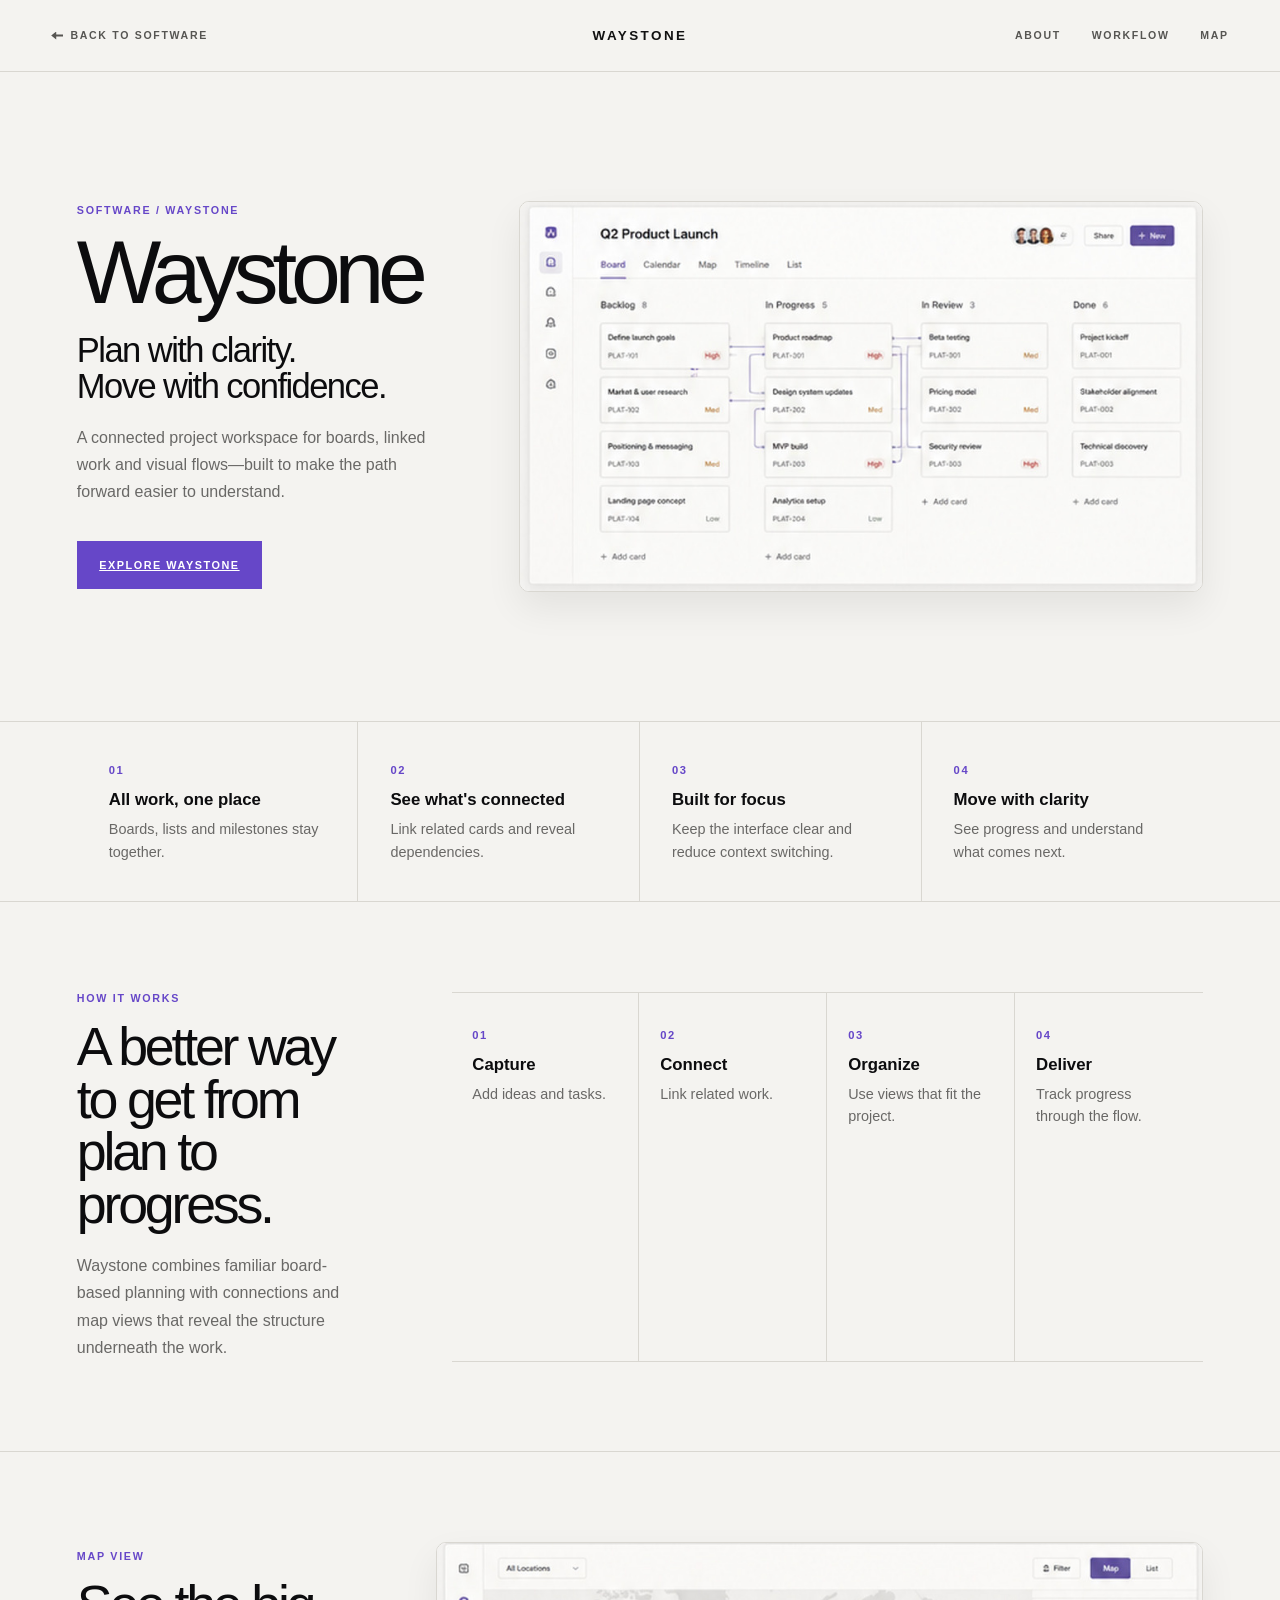
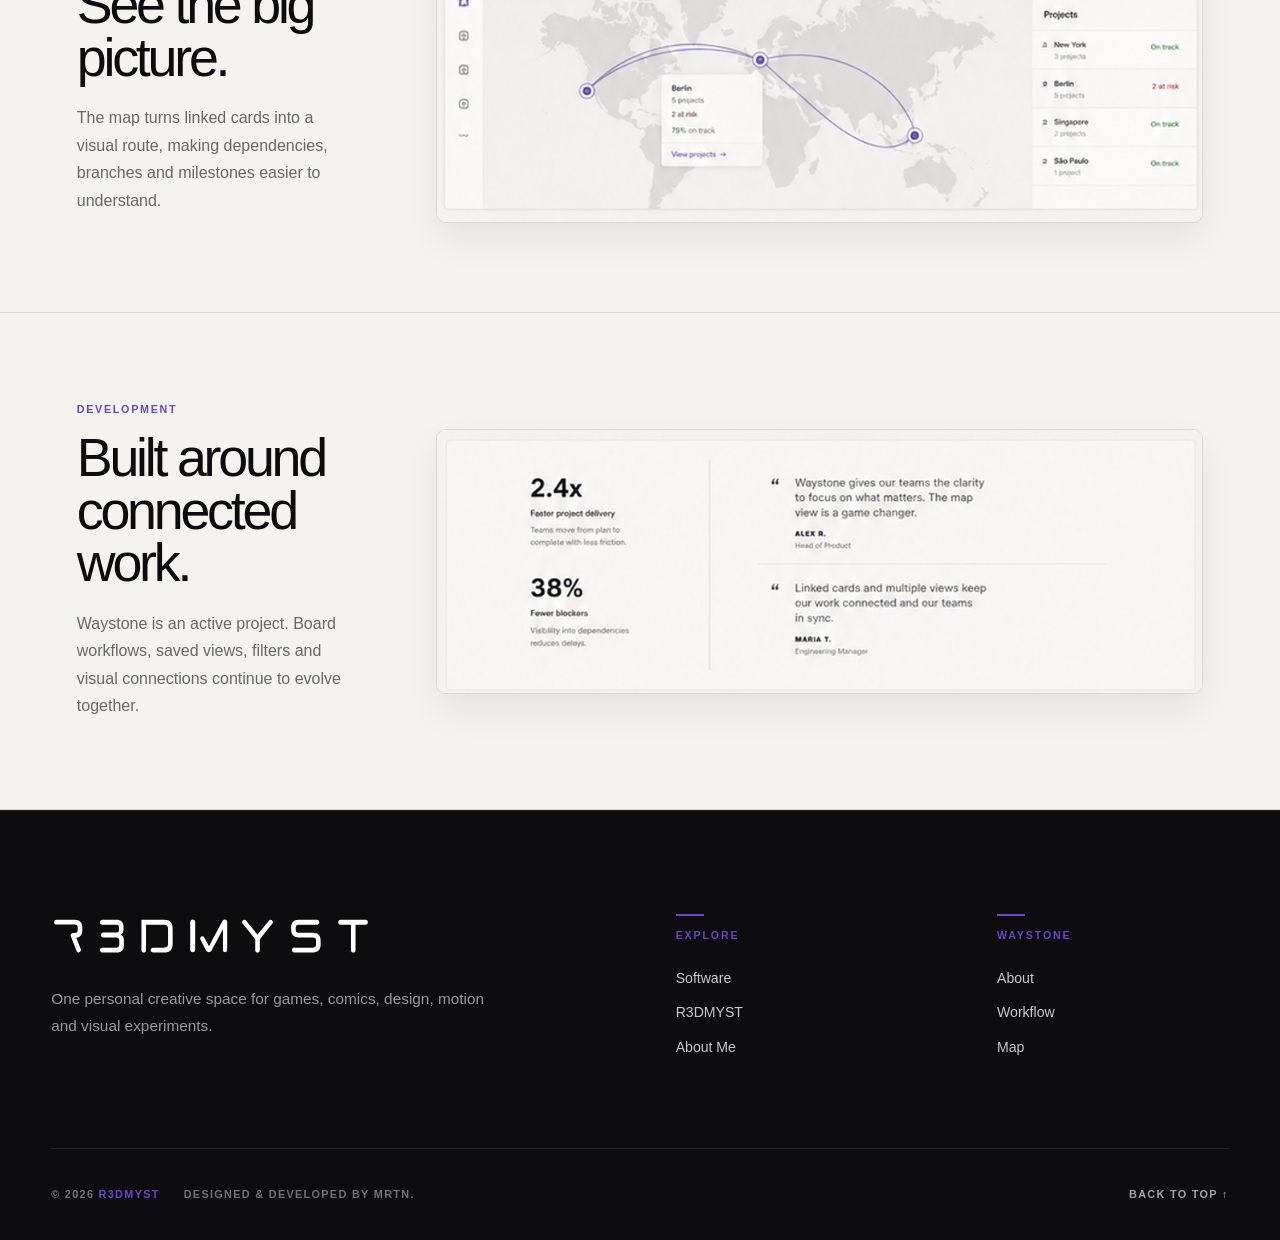
<file: Software/Waystone/index.html>
<!DOCTYPE html>
<html lang="en"><head><meta charset="utf-8"><meta name="viewport" content="width=device-width,initial-scale=1"><meta name="theme-color" content="#f4f3f0"><title>Waystone — R3DMYST</title><link rel="icon" type="image/svg+xml" href="../../assets/favicons/R3DMyst.svg"><link rel="stylesheet" href="../../assets/css/site-shell.css"><link rel="stylesheet" href="style.css"></head>
<body id="top">
<header class="shell-header shell-header--project"><a class="shell-back-link" href="../">Back to Software</a><a class="shell-project-title" href="#top">Waystone</a><nav class="shell-nav"><a href="#about">About</a><a href="#workflow">Workflow</a><a href="#map">Map</a></nav></header>
<main>
<section class="ws-hero"><div class="ws-copy"><p class="eyebrow">Software / Waystone</p><h1>Waystone</h1><h2>Plan with clarity.<br>Move with confidence.</h2><p>A connected project workspace for boards, linked work and visual flows—built to make the path forward easier to understand.</p><a class="button" href="#about">Explore Waystone</a></div><figure><img src="../../assets/project-pages/waystone/hero.jpg" alt="Waystone board interface"></figure></section>
<section class="ws-pillars" id="about"><article><b>01</b><h3>All work, one place</h3><p>Boards, lists and milestones stay together.</p></article><article><b>02</b><h3>See what's connected</h3><p>Link related cards and reveal dependencies.</p></article><article><b>03</b><h3>Built for focus</h3><p>Keep the interface clear and reduce context switching.</p></article><article><b>04</b><h3>Move with clarity</h3><p>See progress and understand what comes next.</p></article></section>
<section class="ws-process" id="workflow"><div class="section-copy"><p class="eyebrow">How it works</p><h2>A better way to get from plan to progress.</h2><p>Waystone combines familiar board-based planning with connections and map views that reveal the structure underneath the work.</p></div><div class="steps"><article><span>01</span><h3>Capture</h3><p>Add ideas and tasks.</p></article><article><span>02</span><h3>Connect</h3><p>Link related work.</p></article><article><span>03</span><h3>Organize</h3><p>Use views that fit the project.</p></article><article><span>04</span><h3>Deliver</h3><p>Track progress through the flow.</p></article></div></section>
<section class="ws-map" id="map"><div class="section-copy"><p class="eyebrow">Map view</p><h2>See the big picture.</h2><p>The map turns linked cards into a visual route, making dependencies, branches and milestones easier to understand.</p></div><figure><img src="../../assets/project-pages/waystone/map.jpg" alt="Waystone map view"></figure></section>
<section class="ws-status"><div class="section-copy"><p class="eyebrow">Development</p><h2>Built around connected work.</h2><p>Waystone is an active project. Board workflows, saved views, filters and visual connections continue to evolve together.</p></div><figure><img src="../../assets/project-pages/waystone/metrics.jpg" alt="Waystone interface details"></figure></section>
</main>
<footer class="shell-footer shell-footer--main"><div class="shell-footer-inner"><div class="shell-footer-main"><div class="shell-footer-brand"><img class="shell-footer-logo" src="../../assets/R3DMYSTLogo.svg" alt="R3DMYST"><p class="shell-footer-description">One personal creative space for games, comics, design, motion and visual experiments.</p></div><nav class="shell-footer-column"><p class="shell-footer-heading">Explore</p><a href="../">Software</a><a href="../../">R3DMYST</a><a href="../../about.html">About Me</a></nav><nav class="shell-footer-column"><p class="shell-footer-heading">Waystone</p><a href="#about">About</a><a href="#workflow">Workflow</a><a href="#map">Map</a></nav></div><div class="shell-footer-bottom"><div class="shell-footer-credit"><span>© <span id="year">2026</span> <strong>R3DMYST</strong></span><span>Designed &amp; developed by Mrtn.</span></div><div class="shell-footer-utility"><a href="#top">Back to top ↑</a></div></div></div></footer><script src="../../script.js"></script></body></html>
</file>
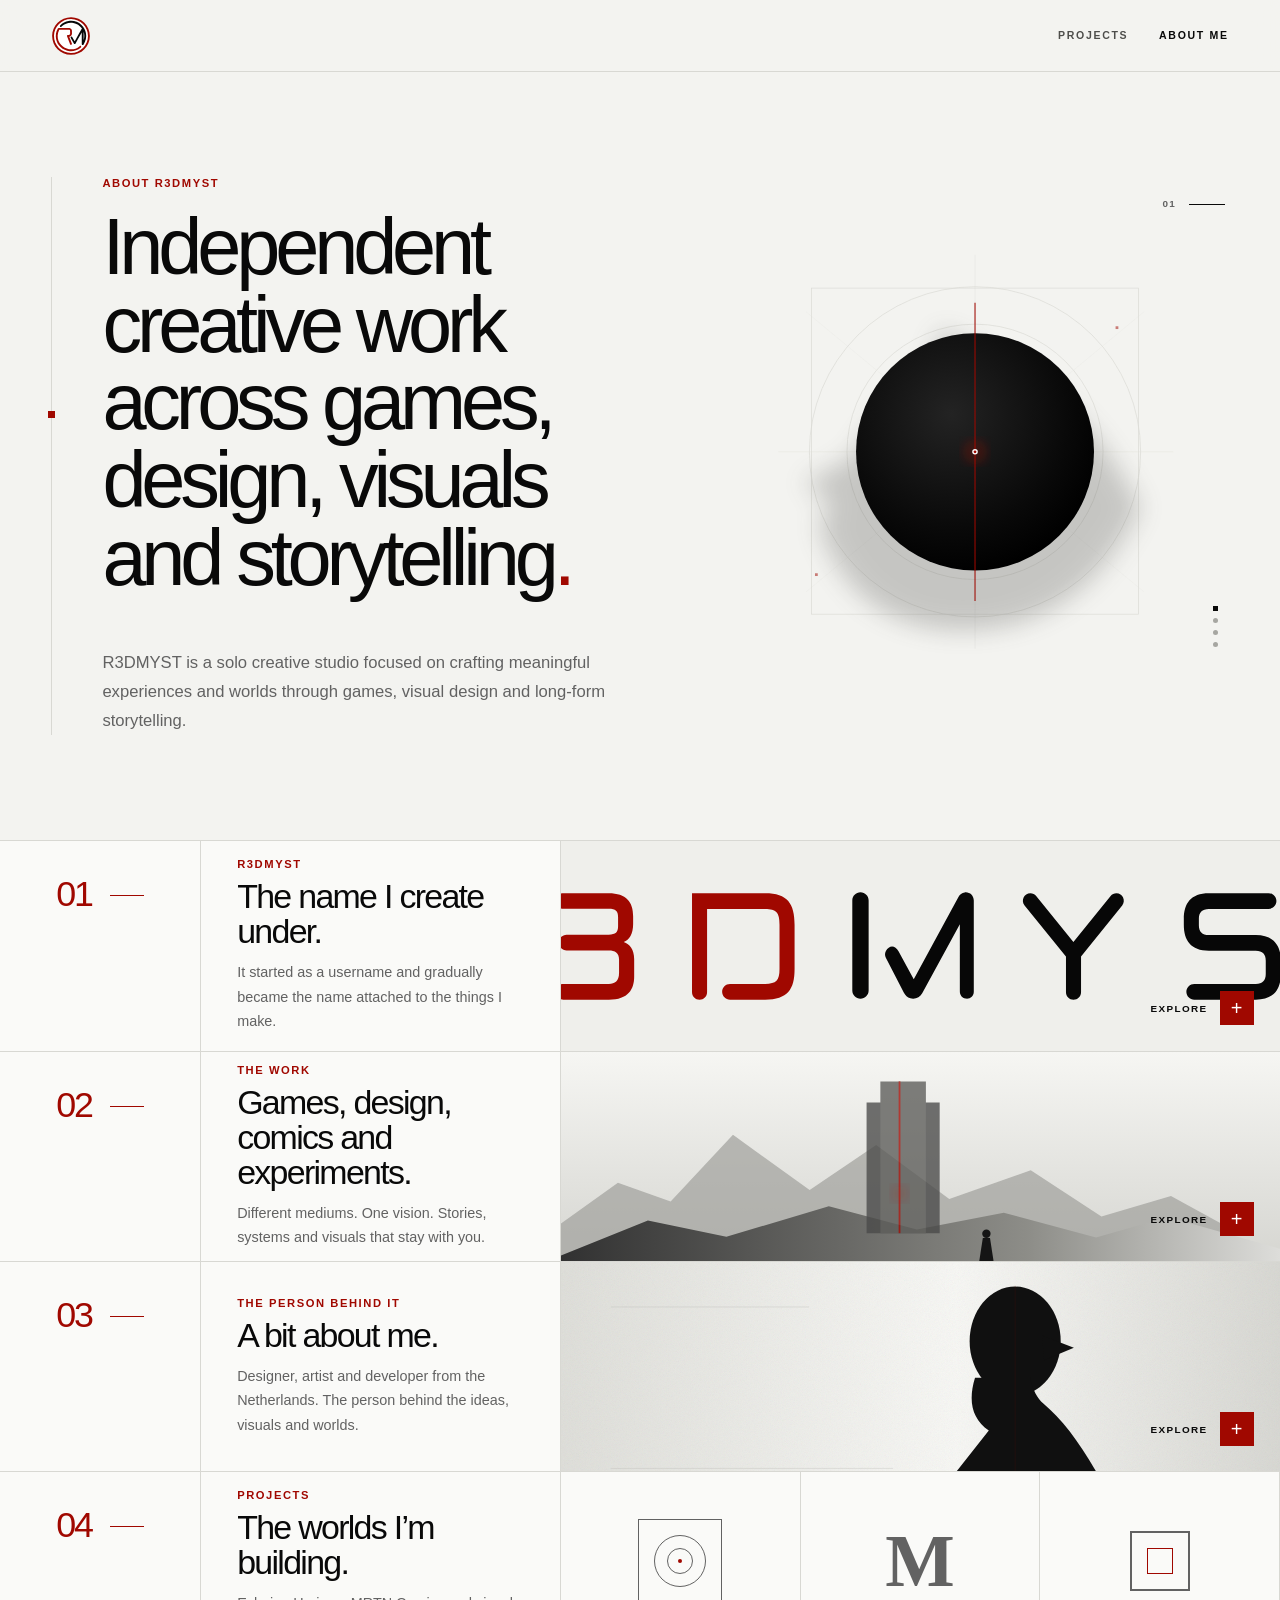
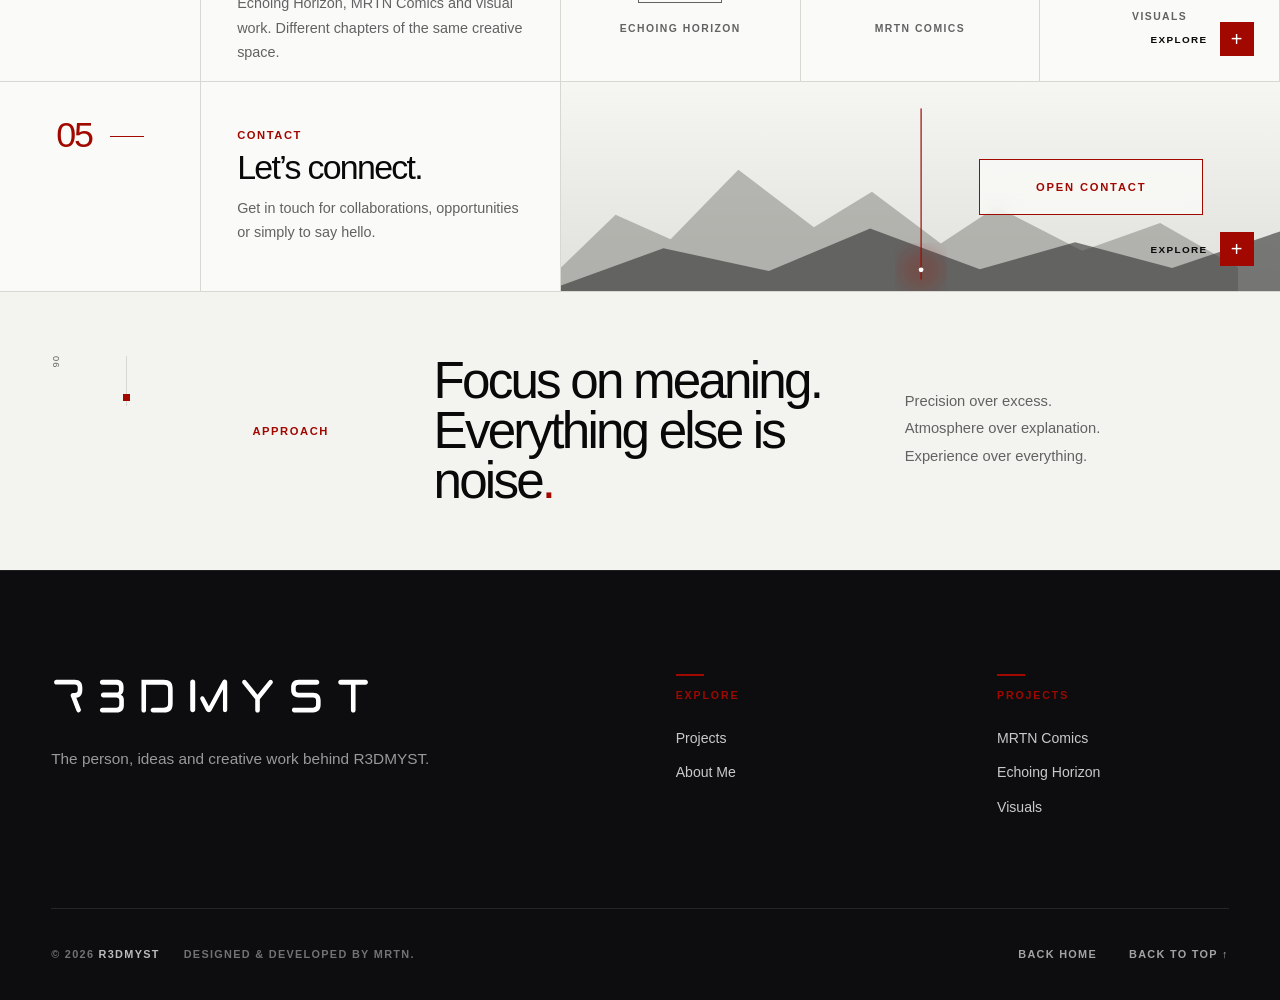
<file: about.html>
<!DOCTYPE html>
<html lang="en">
<head>
  <meta charset="UTF-8" />
  <meta name="viewport" content="width=device-width, initial-scale=1.0" />
  <meta name="theme-color" content="#f3f3f0" />
  <meta name="description" content="Meet the person, ideas and creative work behind R3DMYST." />
  <meta property="og:type" content="website" />
  <meta property="og:title" content="About Me — R3DMYST" />
  <meta property="og:description" content="Meet the person, ideas and creative work behind R3DMYST." />
  <title>About Me — R3DMYST</title>
  <link rel="icon" type="image/svg+xml" href="assets/favicons/R3DMyst.svg" />
  <link rel="stylesheet" href="assets/css/site-shell.css" />
  <link rel="stylesheet" href="style.css" />
</head>
<body id="top" class="about-body">
  <header class="shell-header shell-header--main">
    <a class="shell-brand" href="./" aria-label="R3DMYST home">
      <img src="assets/RMLogo.svg" alt="" />
    </a>
    <nav class="shell-nav" aria-label="Main navigation">
      <a href="./#projects">Projects</a>
      <a href="about.html" class="active" aria-current="page">About Me</a>
    </nav>
  </header>

  <main class="about-layout">
    <section class="about-hero" aria-labelledby="about-hero-title">
      <div class="about-hero-inner">
        <div class="about-hero-copy">
          <p class="about-eyebrow" data-about-hero-eyebrow>About R3DMYST</p>
          <h1 id="about-hero-title">
            <span data-about-hero-title>Independent creative work across games, design, visuals and storytelling</span><span class="about-title-dot" aria-hidden="true">.</span>
          </h1>
          <p class="about-hero-intro" data-about-hero-intro>
            R3DMYST is a solo creative studio focused on crafting meaningful experiences and worlds through games, visual design and long-form storytelling.
          </p>
        </div>
        <div class="about-hero-visual" aria-hidden="true">
          <img data-about-hero-image src="assets/about/hero-orbit.svg" alt="" />
          <span class="about-hero-index">01</span>
          <span class="about-hero-dots"><i></i><i></i><i></i><i></i></span>
        </div>
      </div>
    </section>

    <!-- All five interactive chapters are rendered from data/about-data.js. -->
    <section class="about-chapters" data-about-sections aria-label="About R3DMYST chapters"></section>

    <section class="about-approach" aria-labelledby="approach-title">
      <div class="about-approach-index" aria-hidden="true">
        <span>06</span><i></i>
      </div>
      <p class="about-approach-label" data-approach-label>Approach</p>
      <h2 id="approach-title" data-approach-title>
        Focus on meaning.<br />Everything else is noise<span>.</span>
      </h2>
      <div class="about-approach-principles" data-approach-principles>
        <p>Precision over excess.</p>
        <p>Atmosphere over explanation.</p>
        <p>Experience over everything.</p>
      </div>
    </section>
  </main>

  <footer class="shell-footer shell-footer--main">
    <div class="shell-footer-inner">
      <div class="shell-footer-main">
        <div class="shell-footer-brand">
          <img class="shell-footer-logo" src="assets/R3DMYSTLogo.svg" alt="R3DMYST" />
          <p class="shell-footer-description">
            The person, ideas and creative work behind R3DMYST.
          </p>
        </div>
        <nav class="shell-footer-column" aria-label="Footer navigation">
          <p class="shell-footer-heading">Explore</p>
          <a href="./#projects">Projects</a>
          <a href="about.html">About Me</a>
        </nav>
        <nav class="shell-footer-column" aria-label="Project links">
          <p class="shell-footer-heading">Projects</p>
          <a href="MRTNcomics/">MRTN Comics</a>
          <a href="EchoingHorizon/">Echoing Horizon</a>
          <a href="Visuals/">Visuals</a>
        </nav>
      </div>
      <div class="shell-footer-bottom">
        <div class="shell-footer-credit">
          <span>© <span id="year">2026</span> <strong>R3DMYST</strong></span>
          <span>Designed &amp; developed by Mrtn.</span>
        </div>
        <div class="shell-footer-utility">
          <a href="./">Back home</a>
          <a href="#top">Back to top ↑</a>
        </div>
      </div>
    </div>
  </footer>

  <script src="data/about-data.js"></script>
  <script src="script.js"></script>
</body>
</html>
</file>
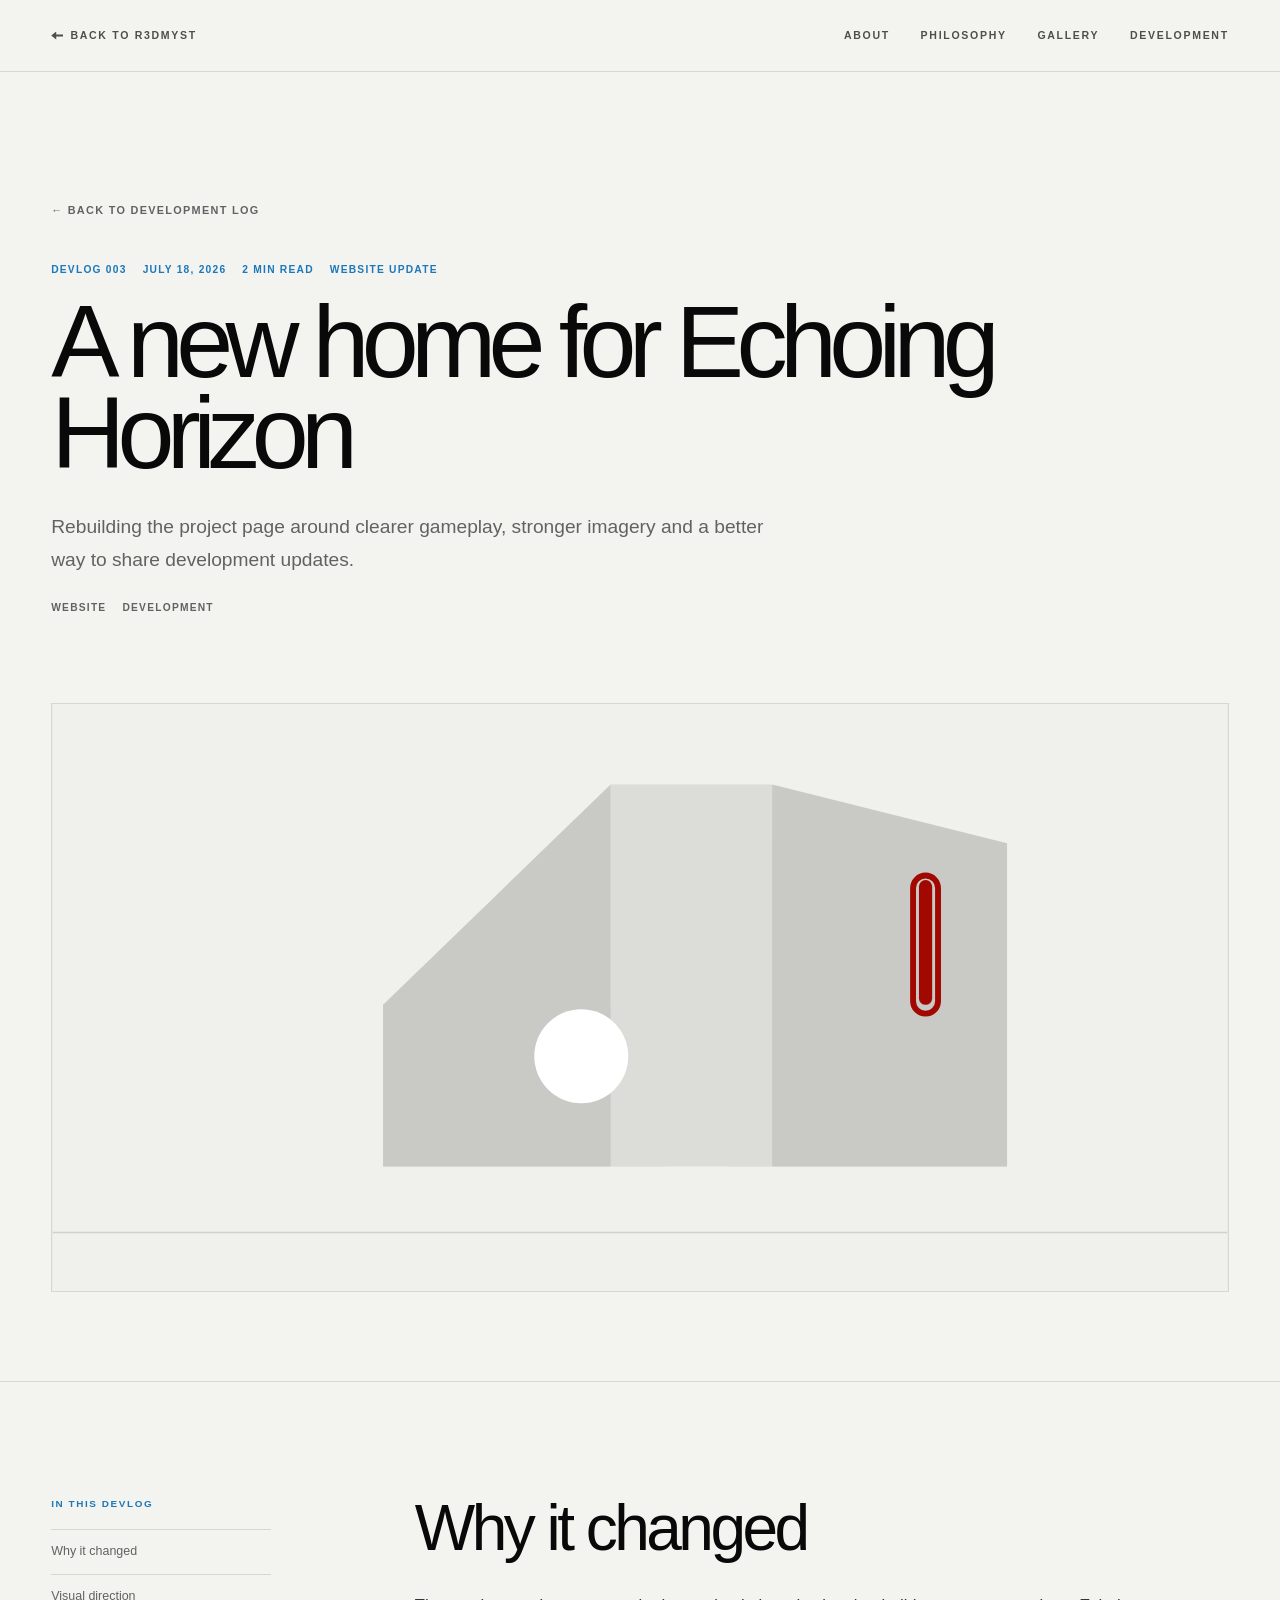
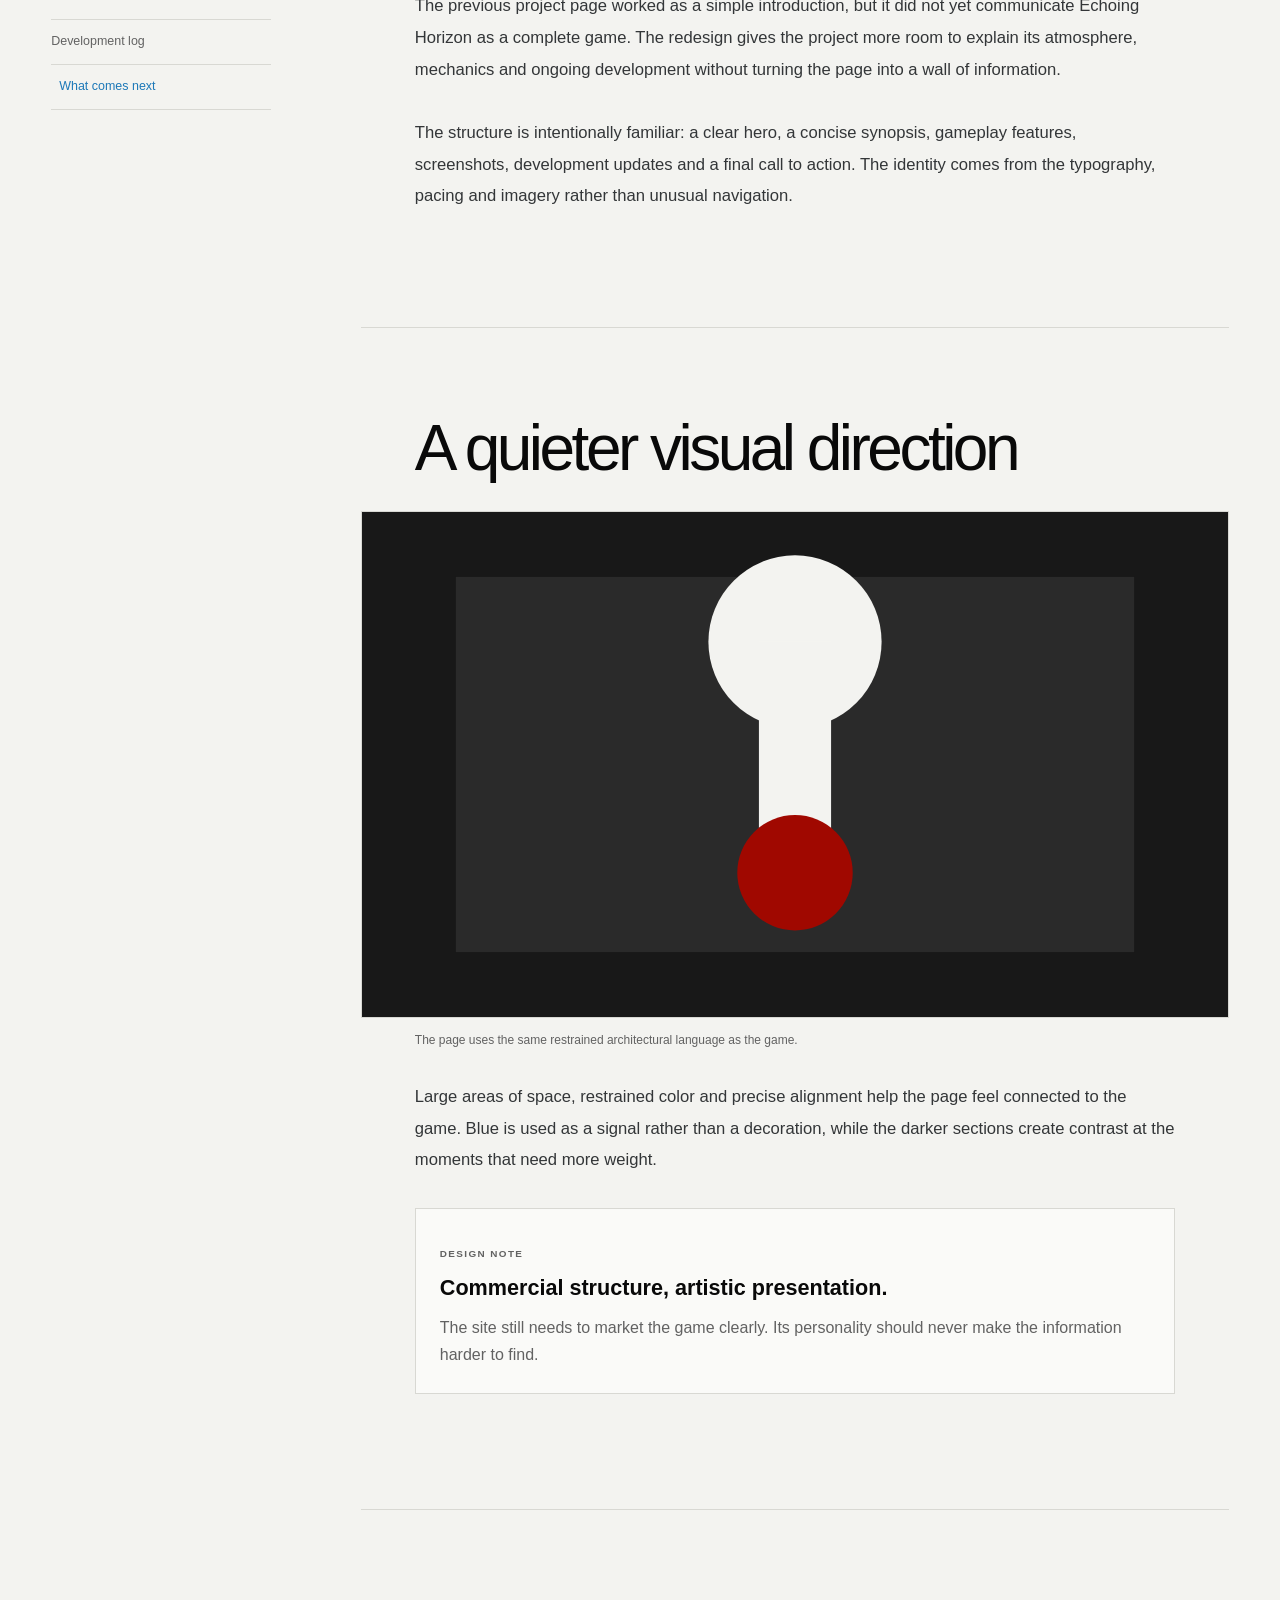
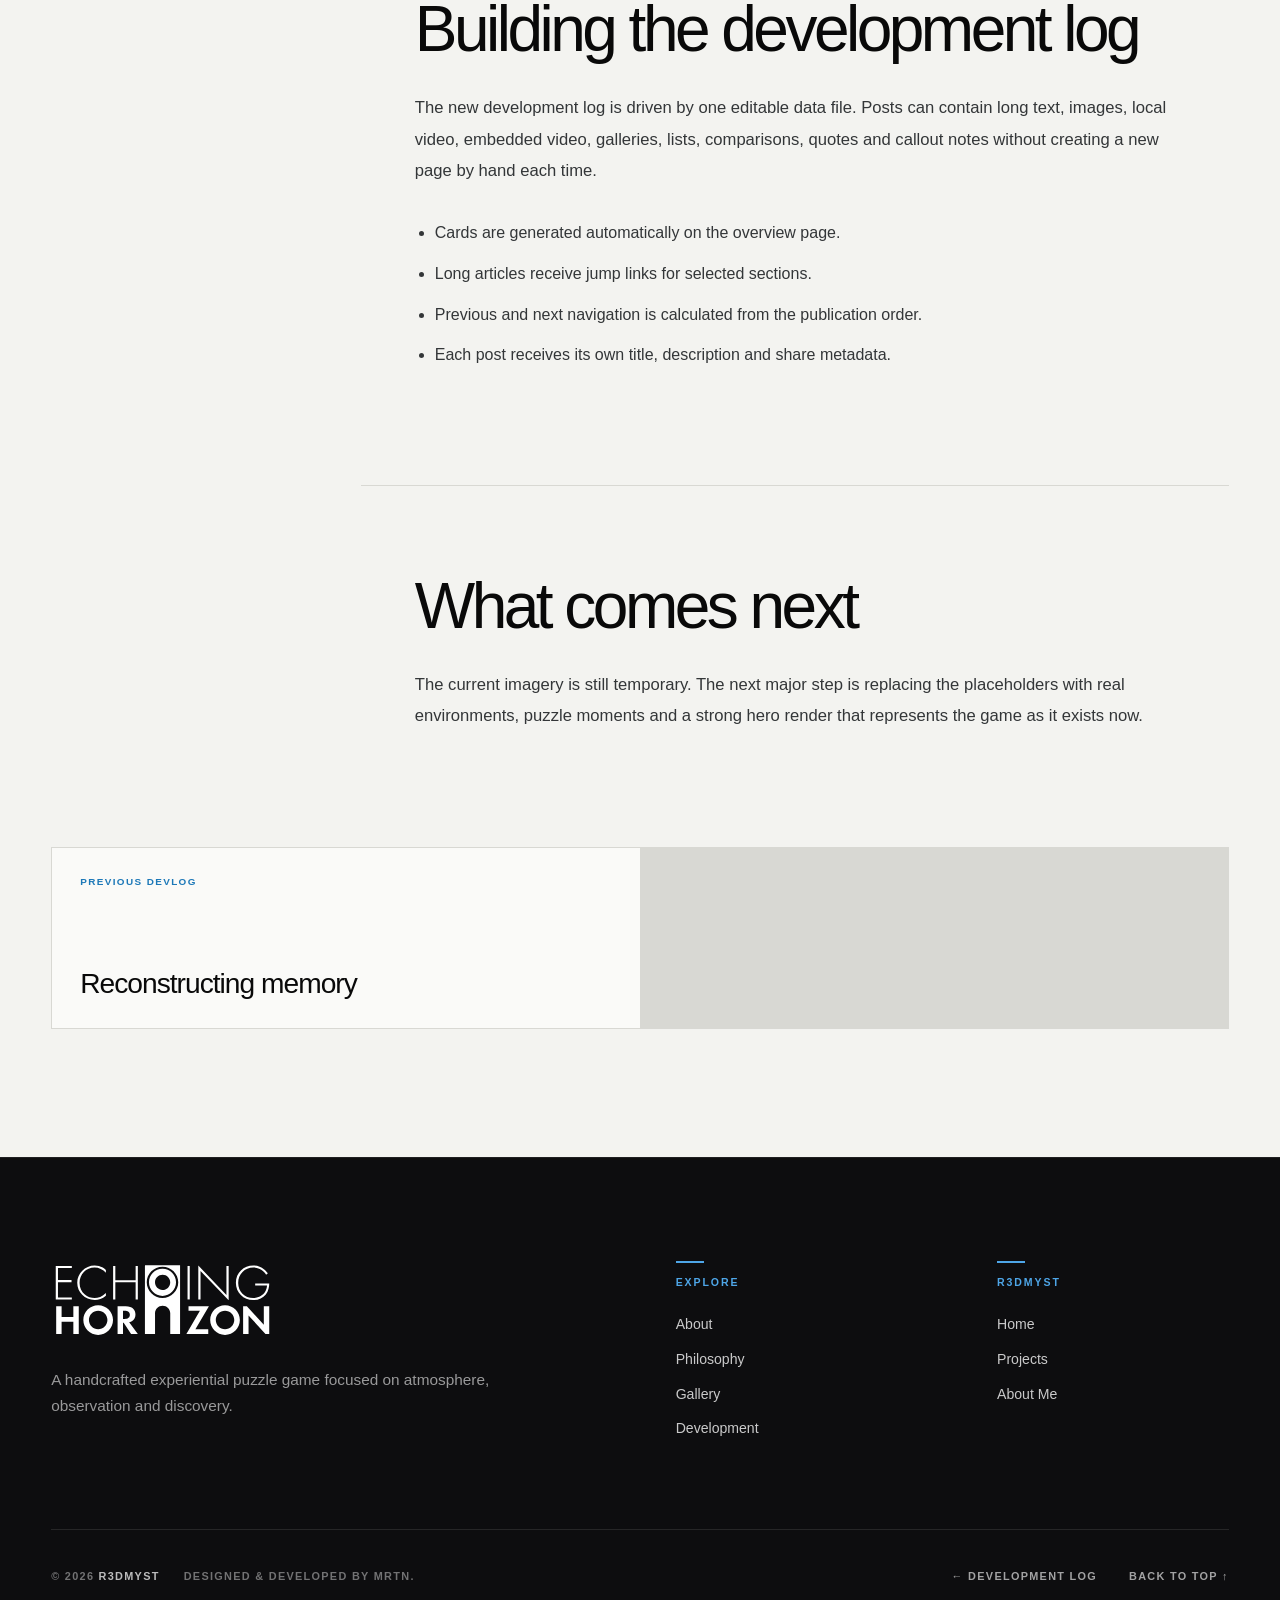
<file: EchoingHorizon/devlogs/devlog.html>
<!DOCTYPE html>
<html lang="en">
<head>
  <meta charset="utf-8" />
  <meta name="viewport" content="width=device-width, initial-scale=1.0" />
  <meta name="theme-color" content="#f3f3f0" />
  <meta name="description" content="Echoing Horizon development update." />
  <title>Development Log | Echoing Horizon</title>
  <meta property="og:type" content="article" />
  <meta property="og:title" content="Development Log | Echoing Horizon" />
  <meta property="og:description" content="Echoing Horizon development update." />
  <meta property="og:image" content="../assets/hero.svg" />
  <meta property="article:published_time" content="" />
  <meta name="twitter:card" content="summary_large_image" />
  <link rel="canonical" href="https://r3dmyst.net/EchoingHorizon/devlogs/devlog.html" />
  <link rel="icon" type="image/svg+xml" href="../../assets/favicons/Echo.svg" />
  <link rel="stylesheet" href="../../assets/css/site-shell.css" />
  <link rel="stylesheet" href="../style.css" />
  <link rel="stylesheet" href="devlogs.css" />
</head>
<body class="eh-page eh-devlog-page">
  <header class="shell-header shell-header--project">
    <a class="shell-back-link" href="../../">Back to R3DMYST</a>
    <a aria-label="Echoing Horizon — main page" class="shell-project-title--eh shell-project-title" href="../">
      <img alt="Echoing Horizon" class="shell-project-logo" src="../assets/EHLogo.svg" />
    </a>
    <nav aria-label="Echoing Horizon navigation" class="shell-nav">
      <a href="../#about">About</a>
      <a href="../#philosophy">Philosophy</a>
      <a href="../#gallery">Gallery</a>
      <a href="./" aria-current="page">Development</a>
    </nav>
  </header>

  <main id="devlog-article">
    <noscript>
      <section class="eh-noscript"><h1>Echoing Horizon Development Log</h1><p>JavaScript is required to load this article.</p></section>
    </noscript>
  </main>

  <footer class="shell-footer shell-footer--project">
    <div class="shell-footer-inner">
      <div class="shell-footer-main">
        <div class="shell-footer-brand">
          <img class="shell-footer-logo" src="../assets/EHLogo.svg" alt="Echoing Horizon" />
          <p class="shell-footer-description">A handcrafted experiential puzzle game focused on atmosphere, observation and discovery.</p>
        </div>
        <nav class="shell-footer-column" aria-label="Echoing Horizon footer navigation">
          <p class="shell-footer-heading">Explore</p>
          <a href="../#about">About</a>
          <a href="../#philosophy">Philosophy</a>
          <a href="../#gallery">Gallery</a>
          <a href="./">Development</a>
        </nav>
        <nav class="shell-footer-column" aria-label="R3DMYST links">
          <p class="shell-footer-heading">R3DMYST</p>
          <a href="../../">Home</a>
          <a href="../../#projects">Projects</a>
          <a href="../../about.html">About Me</a>
        </nav>
      </div>
      <div class="shell-footer-bottom">
        <div class="shell-footer-credit"><span>© 2026 <strong>R3DMYST</strong></span><span>Designed &amp; developed by Mrtn.</span></div>
        <div class="shell-footer-utility"><a href="./">← Development Log</a><a href="#top">Back to top ↑</a></div>
      </div>
    </div>
  </footer>

  <script src="../data/devlogs-data.js"></script>
  <script src="devlogs.js"></script>
  <script src="../../script.js"></script>
</body>
</html>
</file>
<file: assets/css/site-shell.css>
/*
  Universal R3DMYST shell
  Shared by the main site and all project pages.
  Controls header/footer structure, typography and interaction only.
*/

:root {
  --shell-page-pad: clamp(1.5rem, 4vw, 4rem);
  --shell-accent: #a00800;

  /* Defaults only; each page overrides these in its own style.css. */
  --shell-header-bg: rgba(243, 243, 240, 0.94);
  --shell-header-text: #090909;
  --shell-header-muted: #4e4e4b;
  --shell-header-line: #d8d8d3;

  --shell-footer-bg: #f3f3f0;
  --shell-footer-text: #252525;
  --shell-footer-muted: #626262;
  --shell-footer-line: rgba(0, 0, 0, 0.06);
}

.shell-header,
.shell-footer,
.shell-header button,
.shell-footer button {
  font-family: Arial, Helvetica, sans-serif;
}

.shell-header {
  position: sticky;
  top: 0;
  z-index: 50;
  height: 72px;
  min-height: 72px;
  padding: 0 var(--shell-page-pad);
  display: grid;
  align-items: center;
  gap: 2rem;
  color: var(--shell-header-text);
  background: var(--shell-header-bg);
  border-bottom: 1px solid var(--shell-header-line);
  backdrop-filter: blur(14px);
}

.shell-header--main {
  grid-template-columns: auto 1fr;
}

.shell-header--project {
  grid-template-columns: minmax(190px, 1fr) auto minmax(190px, 1fr);
}

.shell-brand {
  width: 40px;
  height: 40px;
  display: block;
  flex: 0 0 auto;
}

.shell-brand img {
  width: 100%;
  height: 100%;
  display: block;
  object-fit: contain;
}

.shell-project-title {
  justify-self: center;
  display: inline-flex;
  align-items: center;
  justify-content: center;
  color: var(--shell-header-text);
  background: transparent;
  border: 0;
  padding: 0;
  font-size: 0.84rem;
  font-weight: 900;
  line-height: 1;
  letter-spacing: 0.18em;
  text-transform: uppercase;
  text-decoration: none;
  white-space: nowrap;
}

.shell-project-logo {
  display: block;
  width: auto;
  height: auto;
  max-height: 38px;
  object-fit: contain;
  object-position: center;
}

.shell-project-logo--mrtn {
  max-width: 112px;
}

.shell-project-logo--eh {
  max-width: 190px;
}

.shell-back-link {
  justify-self: start;
  display: inline-flex;
  align-items: center;
  gap: 0.45rem;
  color: var(--shell-header-muted);
  font-size: 0.66rem;
  font-weight: 800;
  line-height: 1;
  letter-spacing: 0.16em;
  text-transform: uppercase;
  text-decoration: none;
  white-space: nowrap;
  transition: color 180ms ease, transform 180ms ease;
}

.shell-back-link::before {
  content: "";
  width: 12px;
  height: 8px;
  flex: 0 0 12px;
  background: currentColor;
  clip-path: polygon(
    0 50%,
    42% 0,
    42% 36%,
    100% 36%,
    100% 64%,
    42% 64%,
    42% 100%
  );
}

.shell-back-link:hover,
.shell-back-link:focus-visible {
  color: var(--shell-accent);
  transform: translateX(-3px);
}

.shell-nav {
  justify-self: end;
  display: flex;
  align-items: center;
  gap: clamp(1rem, 2.4vw, 2rem);
}

.shell-nav a,
.shell-nav button {
  position: relative;
  flex: 0 0 auto;
  padding: 0.5rem 0;
  color: var(--shell-header-muted);
  background: transparent;
  border: 0;
  font-size: 0.66rem;
  font-weight: 800;
  line-height: 1;
  letter-spacing: 0.16em;
  text-transform: uppercase;
  text-decoration: none;
  cursor: pointer;
  transition: color 180ms ease;
}

.shell-nav a::after,
.shell-nav button::after {
  content: "";
  position: absolute;
  left: 0;
  right: 100%;
  bottom: 0;
  height: 2px;
  background: var(--shell-accent);
  transition: right 180ms ease;
}

/* Deliberately no permanent active underline. */
.shell-nav a:hover,
.shell-nav a:focus-visible,
.shell-nav button:hover,
.shell-nav button:focus-visible,
.shell-nav .active {
  color: var(--shell-header-text);
}

.shell-nav a:hover::after,
.shell-nav a:focus-visible::after,
.shell-nav button:hover::after,
.shell-nav button:focus-visible::after {
  right: 0;
}


/* =========================================================
   Universal large footer
   ========================================================= */

.shell-footer {
  width: 100%;
  padding: clamp(4.5rem, 8vw, 7rem) var(--shell-page-pad) 1.5rem;
  color: #f4f1ed;
  background: #0d0d0f;
  border-top: 1px solid rgba(255, 255, 255, 0.08);
  font-family: Arial, Helvetica, sans-serif;
  text-transform: none;
  letter-spacing: normal;
}

.shell-footer-inner {
  width: min(100%, 1480px);
  margin: 0 auto;
}

.shell-footer-main {
  display: grid;
  grid-template-columns: minmax(260px, 1.5fr) repeat(2, minmax(150px, .65fr));
  gap: clamp(3rem, 7vw, 8rem);
  align-items: start;
  padding-bottom: clamp(4rem, 7vw, 6rem);
}

.shell-footer-brand {
  max-width: 520px;
}

.shell-footer-logo {
  display: block;
  width: auto;
  max-width: min(320px, 72vw);
  max-height: 78px;
  margin-bottom: 1.75rem;
  object-fit: contain;
  object-position: left center;
  filter: brightness(0) invert(1);
}

.shell-footer-logo--mark {
  width: 76px;
  height: 76px;
}

.shell-footer-description {
  max-width: 460px;
  margin: 0;
  color: rgba(255, 255, 255, 0.58);
  font-size: clamp(.92rem, 1.2vw, 1.04rem);
  line-height: 1.75;
}

.shell-footer-column {
  display: flex;
  flex-direction: column;
  align-items: flex-start;
  gap: .85rem;
}

.shell-footer-heading {
  position: relative;
  margin: 0 0 .85rem;
  padding-top: 1rem;
  color: var(--shell-accent);
  font-size: .66rem;
  font-weight: 900;
  line-height: 1;
  letter-spacing: .18em;
  text-transform: uppercase;
}

.shell-footer-heading::before {
  content: "";
  position: absolute;
  top: 0;
  left: 0;
  width: 28px;
  height: 2px;
  background: currentColor;
}

.shell-footer a,
.shell-footer button {
  padding: 0;
  color: rgba(255, 255, 255, 0.78);
  background: transparent;
  border: 0;
  font: inherit;
  font-size: .88rem;
  line-height: 1.5;
  text-align: left;
  text-decoration: none;
  cursor: pointer;
  transition: color 180ms ease, transform 180ms ease;
}

.shell-footer a:hover,
.shell-footer a:focus-visible,
.shell-footer button:hover,
.shell-footer button:focus-visible {
  color: var(--shell-accent);
  transform: translateX(3px);
}

.shell-footer-bottom {
  min-height: 68px;
  padding-top: 1.5rem;
  display: grid;
  grid-template-columns: 1fr auto;
  gap: 2rem;
  align-items: center;
  border-top: 1px solid rgba(255, 255, 255, 0.1);
}

.shell-footer-credit {
  display: flex;
  flex-wrap: wrap;
  gap: .65rem 1.5rem;
  color: rgba(255, 255, 255, 0.42);
  font-size: .68rem;
  font-weight: 800;
  line-height: 1.5;
  letter-spacing: .12em;
  text-transform: uppercase;
}

.shell-footer-credit strong {
  color: rgba(255, 255, 255, 0.72);
}

.shell-footer-utility {
  display: flex;
  flex-wrap: wrap;
  justify-content: flex-end;
  gap: 1rem 2rem;
}

.shell-footer-utility a,
.shell-footer-utility button {
  color: rgba(255, 255, 255, 0.62);
  font-size: .68rem;
  font-weight: 800;
  letter-spacing: .12em;
  text-transform: uppercase;
}

body.reading .shell-footer {
  display: none;
}

@media (max-width: 900px) {
  .shell-footer-main {
    grid-template-columns: 1fr 1fr;
  }

  .shell-footer-brand {
    grid-column: 1 / -1;
  }
}

@media (max-width: 680px) {
  .shell-footer {
    padding-top: 4rem;
  }

  .shell-footer-main {
    grid-template-columns: 1fr;
    gap: 2.75rem;
    padding-bottom: 3.5rem;
  }

  .shell-footer-brand {
    grid-column: auto;
  }

  .shell-footer-logo {
    max-width: min(250px, 70vw);
    max-height: 64px;
  }

  .shell-footer-bottom {
    grid-template-columns: 1fr;
  }

  .shell-footer-utility {
    justify-content: flex-start;
  }
}
</file>
<file: style.css>
@font-face {
  font-family: "R3DMyst";
  src: url("assets/fonts/R3DMyst.otf") format("opentype");
  font-display: swap;
}

:root {
  --red: #a00800;
  --red-dark: #790600;
  --paper: #f3f3f0;
  --surface: #fafaf8;
  --white: #ffffff;
  --ink: #090909;
  --muted: #626262;
  --line: #d8d8d3;

  --space-1: 0.5rem;   /* 8px */
  --space-2: 1rem;     /* 16px */
  --space-3: 1.5rem;   /* 24px */
  --space-4: 2rem;     /* 32px */
  --space-5: 3rem;     /* 48px */
  --space-6: 4rem;     /* 64px */
  --space-7: 6rem;     /* 96px */
  --space-8: 8rem;     /* 128px */

  --max-width: 1680px;
  --page-pad: clamp(1.5rem, 4vw, 4rem);
  --card-radius: 8px;
}

* {
  box-sizing: border-box;
}

html {
  scroll-behavior: smooth;
}

body {
  margin: 0;
  min-width: 320px;
  color: var(--ink);
  background: var(--paper);
  font-family: Arial, Helvetica, sans-serif;
  -webkit-font-smoothing: antialiased;
}

img {
  display: block;
  max-width: 100%;
}

a {
  color: inherit;
  text-decoration: none;
  -webkit-tap-highlight-color: transparent;
}

h1,
h2,
h3,
p {
  margin-top: 0;
}

/* Header */

.site-header {
  position: sticky;
  top: 0;
  z-index: 20;
  min-height: 80px;
  padding-inline: var(--page-pad);
  display: flex;
  align-items: center;
  justify-content: space-between;
  gap: var(--space-4);
  background: rgba(243, 243, 240, 0.94);
  border-bottom: 1px solid var(--line);
  backdrop-filter: blur(12px);
}

.brand {
  width: 40px;
  height: 40px;
  flex: 0 0 auto;
}

.brand img {
  width: 100%;
  height: 100%;
}

.main-nav {
  display: flex;
  align-items: center;
  gap: clamp(var(--space-3), 3vw, var(--space-5));
  font-size: 0.72rem;
  font-weight: 800;
  letter-spacing: 0.18em;
  text-transform: uppercase;
}

.main-nav a {
  position: relative;
  padding-block: var(--space-1);
}

.main-nav a::after {
  content: "";
  position: absolute;
  left: 0;
  right: 100%;
  bottom: 0;
  height: 2px;
  background: var(--red);
  transition: right 180ms ease;
}

.main-nav a:hover::after,
.main-nav a:focus-visible::after {
  right: 0;
}

main {
  overflow: hidden;
}

/* Hero */

.hero {
  min-height: clamp(600px, 76vh, 800px);
  display: grid;
  place-items: center;
  padding: var(--space-7) var(--page-pad) 5.5rem;
  border-bottom: 1px solid var(--line);
}

.hero-inner {
  width: min(100%, 1080px);
  display: flex;
  flex-direction: column;
  align-items: center;
  text-align: center;
}

.hero-title {
  width: 100%;
  margin: 0 0 var(--space-3);
  display: flex;
  justify-content: center;
  align-items: center;
}

.hero-wordmark {
  width: min(1050px, 90vw);
  height: auto;
  margin: 0 auto;
}

.hero-text {
  margin: 0 0 var(--space-5);
  color: #4b4b48;
  font-size: clamp(1rem, 1.55vw, 1.2rem);
  line-height: 1.6;
  letter-spacing: 0.12em;
}

.hero-actions {
  display: flex;
  align-items: center;
  justify-content: center;
  flex-wrap: wrap;
  gap: var(--space-2);
}

.button {
  width: 224px;
  min-height: 56px;
  padding: 0 var(--space-3);
  display: inline-flex;
  align-items: center;
  justify-content: center;
  border: 1px solid var(--ink);
  font-size: 0.7rem;
  font-weight: 900;
  letter-spacing: 0.16em;
  text-transform: uppercase;
  transition:
    transform 180ms ease,
    background-color 180ms ease,
    color 180ms ease;
}

.button:hover,
.button:focus-visible {
  transform: translateY(-2px);
}

.button-primary {
  color: #fff;
  background: var(--red);
  border-color: var(--red);
}

.button-primary:hover,
.button-primary:focus-visible {
  background: var(--red-dark);
  border-color: var(--red-dark);
}

.button-secondary {
  background: transparent;
}

.button-secondary:hover,
.button-secondary:focus-visible {
  color: #fff;
  background: var(--ink);
}

/* Projects */

.projects-section {
  padding: var(--space-7) var(--page-pad) var(--space-8);
}

.project-grid {
  width: min(100%, var(--max-width));
  margin: 0 auto;
  display: grid;
  grid-template-columns: repeat(4, minmax(0, 1fr));
  gap: var(--space-4);
}

.project-card {
  min-height: 592px;
  overflow: hidden;
  display: flex;
  flex-direction: column;
  background: transparent;
  border: 0;
  border-radius: var(--card-radius);
  box-shadow: 0 10px 26px rgba(0, 0, 0, 0.08);
  transition: transform 220ms ease, box-shadow 220ms ease;
}

.project-card:hover,
.project-card:focus-visible {
  transform: translateY(-5px);
  box-shadow: 0 18px 40px rgba(0, 0, 0, 0.12);
}

.project-image {
  min-height: 360px;
  flex: 1 1 auto;
  overflow: hidden;
  background: #e8e8e4;
}

.project-image img {
  width: 100%;
  height: 100%;
  object-fit: cover;
  transition: transform 420ms cubic-bezier(.2, .65, .3, 1);
}

.project-card:hover .project-image img,
.project-card:focus-visible .project-image img {
  transform: scale(1.035);
}

.project-content {
  min-height: 232px;
  padding: var(--space-4);
  display: grid;
  grid-template-columns: auto minmax(0, 1fr) auto;
  align-items: start;
  gap: var(--space-3);
  color: #111;
  background: var(--surface);
  border-top: 1px solid rgba(0, 0, 0, 0.06);
}

.project-number {
  padding-top: 0.25rem;
  color: var(--red);
  font-size: 0.72rem;
  font-weight: 900;
  letter-spacing: 0.1em;
}

.project-number::after {
  content: "";
  display: block;
  width: 24px;
  height: 1px;
  margin-top: var(--space-1);
  background: var(--red);
}

.project-copy h3 {
  margin-bottom: var(--space-1);
  color: #111;
  font-size: 1.45rem;
  letter-spacing: -0.04em;
}

.project-copy p {
  margin-bottom: 0;
  color: #6b6b68;
  font-size: 0.9rem;
  line-height: 1.65;
}

.project-arrow {
  align-self: center;
  color: var(--red);
  font-size: 1.85rem;
  font-weight: 300;
  transition: transform 180ms ease;
}

.project-card:hover .project-arrow,
.project-card:focus-visible .project-arrow {
  transform: translateX(5px);
}

/* About */

.eyebrow {
  margin: 0 0 var(--space-2);
  color: var(--red);
  font-size: 0.68rem;
  font-weight: 900;
  letter-spacing: 0.22em;
  text-transform: uppercase;
}

h2 {
  margin-bottom: 0;
  font-size: clamp(2.1rem, 4vw, 3.6rem);
  line-height: 0.96;
  letter-spacing: -0.065em;
}

h2 span {
  color: var(--red);
}

.about-section {
  min-height: 320px;
  display: grid;
  grid-template-columns: minmax(290px, 0.95fr) minmax(280px, 0.75fr) minmax(320px, 1fr);
  align-items: stretch;
  border-top: 1px solid rgba(0, 0, 0, 0.06);
  border-bottom: 1px solid var(--line);
  background: var(--white);
}

.about-visual {
  min-height: 320px;
  overflow: hidden;
  border-right: 1px solid var(--line);
}

.about-visual img {
  width: 100%;
  height: 100%;
  object-fit: cover;
}

.about-heading,
.about-copy {
  padding: var(--space-6);
  display: flex;
  flex-direction: column;
  justify-content: center;
}

.about-heading {
  border-right: 1px solid var(--line);
}

.about-heading h2 {
  font-size: clamp(2rem, 3.2vw, 3.2rem);
}

.about-copy p {
  max-width: 430px;
  margin-bottom: var(--space-3);
  color: #333;
  font-size: 0.95rem;
  line-height: 1.65;
}

.text-link {
  width: fit-content;
  padding-bottom: var(--space-1);
  border-bottom: 1px solid var(--red);
  font-size: 0.68rem;
  font-weight: 900;
  letter-spacing: 0.16em;
  text-transform: uppercase;
}

.text-link span,
.site-footer a span {
  margin-left: var(--space-1);
  color: var(--red);
}

/* Footer */

.site-footer {
  min-height: 88px;
  padding: var(--space-3) var(--page-pad);
  display: flex;
  align-items: center;
  justify-content: space-between;
  gap: var(--space-4);
  color: #252525;
  font-size: 0.67rem;
  letter-spacing: 0.16em;
  text-transform: uppercase;
}

.site-footer strong {
  color: var(--red);
}

.site-footer a {
  font-weight: 800;
}

/* Responsive */

/* Four desktop cards need a little more room than the original three-card row. */
@media (max-width: 1180px) {
  .project-grid {
    grid-template-columns: repeat(2, minmax(0, 1fr));
    gap: var(--space-3);
  }
}

@media (max-width: 980px) {
  .hero {
    padding-top: var(--space-6);
    padding-bottom: var(--space-6);
  }

  .projects-section {
    padding-top: var(--space-6);
    padding-bottom: var(--space-7);
  }

  .project-grid {
    grid-template-columns: repeat(2, minmax(0, 1fr));
    gap: var(--space-3);
  }


  .about-section {
    grid-template-columns: 1fr 1fr;
  }

  .about-visual {
    grid-column: 1 / -1;
    min-height: 240px;
    border-right: 0;
    border-bottom: 1px solid var(--line);
  }

  .about-heading,
  .about-copy {
    padding: var(--space-5);
  }
}

@media (max-width: 680px) {
  .site-header {
    min-height: 72px;
    padding-block: var(--space-2);
  }

  .brand {
    width: 36px;
    height: 36px;
  }

  .main-nav {
    gap: var(--space-2);
    font-size: 0.59rem;
    letter-spacing: 0.12em;
  }

  .hero {
    min-height: 560px;
    padding: var(--space-6) var(--page-pad);
  }

  .hero-title {
    margin-bottom: var(--space-2);
  }

  .hero-wordmark {
    width: min(1050px, 92vw);
  }

  .hero-text {
    margin-bottom: var(--space-4);
    font-size: 0.78rem;
    letter-spacing: 0.11em;
  }

  .hero-actions {
    width: 100%;
    flex-direction: column;
  }

  .button {
    width: min(100%, 272px);
  }

  .projects-section {
    padding: var(--space-5) var(--page-pad) var(--space-7);
  }

  .project-grid {
    grid-template-columns: 1fr;
    gap: var(--space-4);
  }

  .project-card {
    min-height: 520px;
    grid-column: auto;
  }

  .project-image {
    min-height: 312px;
  }

  .project-content {
    min-height: 208px;
    padding: var(--space-3);
    gap: var(--space-2);
  }

  .about-section {
    grid-template-columns: 1fr;
  }

  .about-visual,
  .about-heading {
    border-right: 0;
    border-bottom: 1px solid var(--line);
  }

  .about-heading,
  .about-copy {
    padding: var(--space-5) var(--space-3);
  }

  .site-footer {
    min-height: auto;
    padding-block: var(--space-4);
    flex-direction: column;
    align-items: flex-start;
    gap: var(--space-2);
  }
}


/* Minimal homepage refinements */
.projects-section{
  padding-top:7.5rem;
  padding-bottom:6rem;
}

.site-footer{
  margin-top:0;
}


/* Balanced project hierarchy and footer */
.footer-links {
  display: flex;
  align-items: center;
  gap: var(--space-4);
}

.footer-links a {
  font-weight: 800;
}

/* Compact About page */
.about-page {
  min-height: calc(100vh - 168px);
  display: grid;
  place-items: center;
  padding: var(--space-7) var(--page-pad);
}

.about-page-inner {
  width: min(100%, 760px);
  text-align: center;
}

.about-kicker {
  margin-bottom: var(--space-2);
  color: var(--red);
  font-size: 0.7rem;
  font-weight: 900;
  letter-spacing: 0.22em;
  text-transform: uppercase;
}

.about-page h1 {
  margin: 0 0 var(--space-3);
  font-size: clamp(3.5rem, 10vw, 7rem);
  line-height: 0.9;
  letter-spacing: -0.07em;
}

.about-intro {
  max-width: 620px;
  margin: 0 auto var(--space-5);
  color: var(--muted);
  font-size: 1rem;
  line-height: 1.7;
}

@media (max-width: 680px) {
  .footer-links {
    gap: var(--space-2);
  }
}

/* =========================================================
   R3DMYST About page — expandable editorial chapters
   ========================================================= */

.about-body {
  --about-grid: minmax(150px, .56fr) minmax(310px, 1fr) minmax(480px, 2fr);
  --about-row-height: 210px;
  --about-expanded-min-height: 1200px;
  background: var(--paper);
}

.about-body main {
  overflow: clip;
}

.about-layout {
  width: 100%;
  background: var(--paper);
}

/* Hero */

.about-hero {
  min-height: clamp(650px, 78vh, 880px);
  padding: clamp(4rem, 8vw, 7.5rem) var(--page-pad);
  display: grid;
  align-items: center;
  border-bottom: 1px solid var(--line);
  background: var(--paper);
}

.about-hero-inner {
  width: min(100%, 1480px);
  margin: 0 auto;
  display: grid;
  grid-template-columns: minmax(0, 1.08fr) minmax(420px, .92fr);
  gap: clamp(3rem, 7vw, 8rem);
  align-items: center;
}

.about-hero-copy {
  position: relative;
  padding-left: clamp(2.25rem, 4vw, 4.5rem);
}

.about-hero-copy::before {
  content: "";
  position: absolute;
  inset: 0 auto 0 0;
  width: 1px;
  background: var(--line);
}

.about-hero-copy::after {
  content: "";
  position: absolute;
  left: -3px;
  top: 42%;
  width: 7px;
  height: 7px;
  background: var(--red);
}

.about-eyebrow,
.about-chapter-label,
.about-approach-label,
.about-expanded-eyebrow {
  margin: 0 0 1.2rem;
  color: var(--red);
  font-size: .7rem;
  font-weight: 900;
  letter-spacing: .14em;
  text-transform: uppercase;
}

.about-hero h1 {
  max-width: 850px;
  margin: 0 0 clamp(2rem, 4vw, 3.5rem);
  font-size: clamp(3.55rem, 6.2vw, 7rem);
  font-weight: 400;
  line-height: .98;
  letter-spacing: -.065em;
}

.about-title-dot,
.about-approach h2 span {
  color: var(--red);
}

.about-hero-intro {
  max-width: 600px;
  margin: 0;
  color: var(--muted);
  font-size: clamp(.98rem, 1.3vw, 1.12rem);
  line-height: 1.75;
}

.about-hero-visual {
  position: relative;
  min-height: clamp(420px, 44vw, 620px);
  display: grid;
  place-items: center;
}

.about-hero-visual img {
  width: min(100%, 650px);
  height: auto;
}

.about-hero-index {
  position: absolute;
  top: 1.5rem;
  right: .25rem;
  color: var(--muted);
  font-size: .62rem;
  font-weight: 800;
  letter-spacing: .12em;
}

.about-hero-index::after {
  content: "";
  display: inline-block;
  width: 36px;
  height: 1px;
  margin-left: .8rem;
  vertical-align: middle;
  background: var(--ink);
}

.about-hero-dots {
  position: absolute;
  right: .65rem;
  bottom: 16%;
  display: grid;
  gap: .45rem;
}

.about-hero-dots i {
  width: 5px;
  height: 5px;
  border-radius: 50%;
  background: #a6a6a1;
}

.about-hero-dots i:first-child {
  border-radius: 0;
  background: var(--ink);
}

/* Interactive chapters */

.about-chapters {
  width: 100%;
  border-bottom: 1px solid var(--line);
}

.about-chapter {
  height: var(--about-row-height);
  min-height: 0;
  overflow: hidden;
  scroll-margin-top: 72px;
  background: var(--surface);
  border-top: 1px solid var(--line);
  transition: height 520ms cubic-bezier(.22, .72, .2, 1);
}

.about-chapter:first-child {
  border-top: 0;
}

.about-chapter.is-expanded {
  height: var(--about-expanded-min-height);
}

.about-chapter-toggle {
  width: 100%;
  height: var(--about-row-height);
  min-height: 0;
  padding: 0;
  display: grid;
  grid-template-columns: var(--about-grid);
  color: var(--ink);
  background: var(--surface);
  border: 0;
  border-radius: 0;
  font: inherit;
  text-align: left;
  cursor: pointer;
  transition: background-color 220ms ease;
}

.about-chapter-toggle:hover,
.about-chapter-toggle:focus-visible,
.about-chapter.is-expanded .about-chapter-toggle {
  background: var(--white);
}

.about-chapter-toggle:focus-visible {
  outline: 2px solid var(--red);
  outline-offset: -2px;
}

.about-chapter-toggle > * {
  min-width: 0;
}

.about-chapter-number,
.about-chapter-copy,
.about-chapter-visual {
  height: 100%;
  min-height: 0;
}

.about-chapter-number,
.about-chapter-copy {
  padding: clamp(1.5rem, 2.8vw, 2.5rem);
}

.about-chapter-visual {
  padding: 0;
}

.about-chapter-number,
.about-chapter-copy {
  border-right: 1px solid var(--line);
}

.about-chapter-number {
  position: relative;
  display: flex;
  align-items: flex-start;
  justify-content: center;
  gap: 1.15rem;
  color: var(--red);
}

.about-chapter-number > span {
  font-size: clamp(1.75rem, 2.8vw, 2.65rem);
  font-weight: 400;
  letter-spacing: -.06em;
  line-height: 1;
}

.about-chapter-number > i {
  width: 34px;
  height: 1px;
  margin-top: 1.15rem;
  background: var(--red);
  transition: width 360ms ease;
}

.about-chapter.is-expanded .about-chapter-number > i {
  width: 54px;
}

.about-chapter-position {
  position: absolute;
  left: 30%;
  bottom: 1.5rem;
  width: 7px;
  height: 48px;
  transform: translateX(-3px);
}

.about-chapter-position::before {
  content: "";
  position: absolute;
  top: 0;
  bottom: 0;
  left: 3px;
  width: 1px;
  background: var(--line);
}

.about-chapter-position::after {
  content: "";
  position: absolute;
  top: var(--about-section-position, 0%);
  left: 0;
  width: 7px;
  height: 7px;
  background: var(--red);
  transform: translateY(-50%);
}

.about-chapter-copy {
  display: flex;
  flex-direction: column;
  justify-content: center;
}

.about-chapter-label {
  display: block;
  margin-bottom: .55rem;
}

.about-chapter-title {
  display: block;
  max-width: 520px;
  margin: 0 0 .7rem;
  font-size: clamp(1.65rem, 2.65vw, 2.8rem);
  font-weight: 400;
  line-height: 1.03;
  letter-spacing: -.05em;
}

.about-chapter-text {
  display: block;
  max-width: 510px;
  color: var(--muted);
  font-size: clamp(.9rem, 1.1vw, 1rem);
  line-height: 1.7;
}

.about-chapter-visual {
  position: relative;
  overflow: hidden;
  display: grid;
  place-items: center;
  background: #efefeb;
}

.about-chapter-visual > img {
  width: 100%;
  height: 100%;
  object-fit: cover;
}

.about-chapter-visual > img[data-fit="contain"] {
  object-fit: contain;
}

.about-image-fallback {
  display: none;
  color: var(--muted);
  font-family: "R3DMyst", Arial, sans-serif;
  font-size: clamp(2rem, 4vw, 4.5rem);
  letter-spacing: .14em;
}

.about-chapter-visual.is-missing > img {
  display: none;
}

.about-chapter-visual.is-missing .about-image-fallback {
  display: block;
}

.about-projects-visual {
  grid-template-columns: repeat(3, minmax(0, 1fr));
  padding: 0;
  background: var(--surface);
}

.about-project-mark {
  width: 100%;
  height: 100%;
  min-height: 0;
  padding: 2rem 1rem;
  display: flex;
  flex-direction: column;
  align-items: center;
  justify-content: center;
  gap: 1.25rem;
  color: var(--muted);
  border-right: 1px solid var(--line);
  transition: color 180ms ease, background-color 180ms ease;
}

.about-project-mark:last-of-type {
  border-right: 0;
}

.about-chapter-toggle:hover .about-project-mark,
.about-chapter.is-expanded .about-project-mark {
  color: var(--red);
  background: var(--white);
}

.about-project-mark-title {
  font-size: .65rem;
  font-weight: 900;
  letter-spacing: .14em;
  text-transform: uppercase;
  text-align: center;
}

.about-project-symbol {
  width: 84px;
  height: 84px;
  display: grid;
  place-items: center;
}

.about-project-symbol--eh {
  position: relative;
  border: 1px solid currentColor;
}

.about-project-symbol--eh::before,
.about-project-symbol--eh::after,
.about-project-symbol--eh i {
  content: "";
  position: absolute;
  inset: 15px;
  border: 1px solid currentColor;
  border-radius: 50%;
}

.about-project-symbol--eh::after {
  inset: 28px;
}

.about-project-symbol--eh i {
  inset: 39px;
  background: var(--red);
  border: 0;
}

.about-project-symbol--mrtn {
  font-family: Georgia, serif;
  font-size: 4.6rem;
  font-weight: 700;
  line-height: 1;
}

.about-project-symbol--visuals {
  width: 60px;
  height: 60px;
  border: 2px solid currentColor;
}

.about-project-symbol--visuals::before {
  content: "";
  width: 24px;
  height: 24px;
  border: 1px solid var(--red);
}

.about-contact-visual {
  padding: 0;
}

.about-contact-visual > img {
  position: absolute;
  inset: 0;
}

.about-contact-button {
  position: relative;
  z-index: 2;
  justify-self: end;
  margin-right: clamp(2rem, 6vw, 6rem);
  color: var(--red);
  border-color: var(--red);
  background: rgba(250, 250, 248, .78);
  backdrop-filter: blur(8px);
  pointer-events: none;
}

.about-chapter-action {
  position: absolute;
  z-index: 4;
  right: clamp(1rem, 2vw, 2rem);
  bottom: clamp(1rem, 2vw, 2rem);
  display: inline-flex;
  align-items: center;
  gap: .8rem;
  color: var(--ink);
  font-size: .62rem;
  font-weight: 900;
  letter-spacing: .14em;
  text-transform: uppercase;
}

.about-chapter-action-icon {
  width: 34px;
  height: 34px;
  display: grid;
  place-items: center;
  color: #fff;
  background: var(--red);
  font-size: 1.25rem;
  font-weight: 400;
  line-height: 1;
  transition: transform 360ms ease, background-color 180ms ease;
}

.about-chapter-toggle:hover .about-chapter-action-icon,
.about-chapter.is-expanded .about-chapter-action-icon {
  background: var(--red-dark);
}

.about-chapter.is-expanded .about-chapter-action-icon {
  transform: rotate(180deg);
}

/* Expanded state */

.about-chapter-expanded {
  height: calc(100% - var(--about-row-height));
  min-height: 0;
  overflow: hidden;
  visibility: hidden;
  opacity: 0;
  transform: translateY(-16px);
  background: var(--paper);
  border-top: 1px solid var(--line);
  transition:
    opacity 240ms ease,
    transform 420ms cubic-bezier(.22, .72, .2, 1),
    visibility 0s linear 420ms;
  scrollbar-color: var(--red) transparent;
  scrollbar-width: thin;
}

.about-chapter.is-expanded .about-chapter-expanded {
  visibility: visible;
  opacity: 1;
  transform: translateY(0);
  transition-delay: 170ms, 100ms, 0s;
}

.about-chapter-expanded-inner {
  width: min(100%, 1480px);
  min-height: 100%;
  margin: 0 auto;
  padding: clamp(3rem, 6vw, 6rem) var(--page-pad);
  display: grid;
  grid-template-columns: repeat(12, minmax(0, 1fr));
  gap: clamp(1.5rem, 3vw, 3.5rem);
  align-items: start;
}

.about-expanded-block {
  min-width: 0;
}

.about-expanded-block--full {
  grid-column: 1 / -1;
}

.about-expanded-block--wide {
  grid-column: 2 / -2;
}

.about-expanded-block--half {
  grid-column: span 6;
}

.about-expanded-block--third {
  grid-column: span 4;
}

/* Optional block alignment, controlled from about-data.js.
   Used by the editorial intro pairs so supporting copy shares the
   same lower baseline as the large heading beside it. */
.about-expanded-block--align-bottom {
  align-self: end;
}

.about-expanded-block--align-center {
  align-self: center;
}

.about-expanded-heading h3,
.about-expanded-socials h3,
.about-expanded-form-wrap h3,
.about-expanded-intro h3 {
  max-width: 680px;
  margin: 0;
  font-size: clamp(2.1rem, 4vw, 4.5rem);
  font-weight: 400;
  line-height: .98;
  letter-spacing: -.055em;
}

/* Data-driven expanded-section intro.
   The eyebrow sits in its own row. The large heading and supporting
   paragraph share the row beneath it and align along their bottom edge. */
.about-expanded-intro {
  display: grid;
  gap: 1.35rem;
}

.about-expanded-intro-main {
  display: grid;
  grid-template-columns: minmax(0, 1fr) minmax(300px, .88fr);
  gap: clamp(2rem, 4vw, 4.25rem);
  align-items: end;
}

.about-expanded-intro-title,
.about-expanded-intro-copy {
  min-width: 0;
}

.about-expanded-intro-copy {
  max-width: 38rem;
}

.about-expanded-copy {
  max-width: 670px;
}

.about-expanded-copy p {
  margin: 0 0 1.25rem;
  color: #383836;
  font-size: clamp(1rem, 1.3vw, 1.15rem);
  line-height: 1.8;
}

.about-expanded-copy p:last-child {
  margin-bottom: 0;
}

.about-expanded-image,
.about-expanded-gallery-item {
  position: relative;
  margin: 0;
  overflow: hidden;
  background: #e8e8e4;
  border: 1px solid var(--line);
}

.about-expanded-image img {
  width: 100%;
  height: clamp(260px, 30vw, 430px);
  object-fit: cover;
}

.about-expanded-image img[data-fit="contain"],
.about-expanded-gallery-item img[data-fit="contain"] {
  object-fit: contain;
  padding: 2rem;
}

.about-expanded-image figcaption,
.about-expanded-gallery-item figcaption {
  margin: 0;
  padding: 1rem 1.25rem;
  color: var(--muted);
  background: var(--surface);
  border-top: 1px solid var(--line);
  font-size: .75rem;
  line-height: 1.55;
}

.about-expanded-image.is-missing::after,
.about-expanded-gallery-item.is-missing::after {
  content: "Image unavailable";
  min-height: 240px;
  display: grid;
  place-items: center;
  color: var(--muted);
  font-size: .7rem;
  font-weight: 900;
  letter-spacing: .14em;
  text-transform: uppercase;
}

.about-expanded-image.is-missing img,
.about-expanded-gallery-item.is-missing img {
  display: none;
}

.about-expanded-gallery {
  display: grid;
  grid-template-columns: repeat(2, minmax(0, 1fr));
  gap: 1rem;
}

.about-expanded-gallery-item img {
  width: 100%;
  height: clamp(220px, 24vw, 360px);
  object-fit: cover;
}

.about-expanded-quote {
  min-height: 100%;
  margin: 0;
  padding: clamp(2.5rem, 5vw, 5rem);
  display: flex;
  flex-direction: column;
  justify-content: center;
  color: #fff;
  background: var(--ink);
}

.about-expanded-quote p {
  margin: 0 0 2rem;
  font-size: clamp(2rem, 4vw, 4.2rem);
  font-weight: 400;
  line-height: 1.02;
  letter-spacing: -.055em;
}

.about-expanded-quote cite {
  color: rgba(255, 255, 255, .55);
  font-size: .68rem;
  font-style: normal;
  font-weight: 900;
  letter-spacing: .16em;
  text-transform: uppercase;
}

.about-expanded-list h4 {
  margin: 0 0 1.5rem;
  color: var(--red);
  font-size: .7rem;
  font-weight: 900;
  letter-spacing: .14em;
  text-transform: uppercase;
}

.about-expanded-list ul,
.about-expanded-list ol {
  margin: 0;
  padding: 0;
  list-style: none;
  border-top: 1px solid var(--line);
}

.about-expanded-list li {
  position: relative;
  padding: 1.05rem 1rem 1.05rem 2rem;
  color: #383836;
  border-bottom: 1px solid var(--line);
  font-size: .95rem;
  line-height: 1.5;
}

.about-expanded-list li::before {
  content: "";
  position: absolute;
  top: 1.45rem;
  left: .3rem;
  width: 7px;
  height: 7px;
  background: var(--red);
}

.about-expanded-buttons {
  display: flex;
  flex-wrap: wrap;
  gap: 1rem;
}

.about-expanded-projects {
  display: grid;
  grid-template-columns: repeat(3, minmax(0, 1fr));
  border: 1px solid var(--line);
}

.about-expanded-project {
  min-height: 320px;
  padding: clamp(2rem, 4vw, 4rem);
  display: flex;
  flex-direction: column;
  color: var(--ink);
  background: var(--surface);
  border-right: 1px solid var(--line);
  transition: color 180ms ease, background-color 180ms ease;
}

.about-expanded-project:last-child {
  border-right: 0;
}

.about-expanded-project:hover,
.about-expanded-project:focus-visible {
  color: #fff;
  background: var(--ink);
}

.about-expanded-project-number {
  margin-bottom: auto;
  color: var(--red);
  font-size: .68rem;
  font-weight: 900;
  letter-spacing: .14em;
}

.about-expanded-project h4 {
  margin: 3rem 0 1rem;
  font-size: clamp(1.6rem, 2.5vw, 2.6rem);
  font-weight: 400;
  line-height: 1;
  letter-spacing: -.045em;
}

.about-expanded-project p {
  margin: 0 0 2rem;
  color: var(--muted);
  font-size: .9rem;
  line-height: 1.7;
}

.about-expanded-project:hover p,
.about-expanded-project:focus-visible p {
  color: rgba(255, 255, 255, .6);
}

.about-expanded-project-link {
  margin-top: auto;
  color: var(--red);
  font-size: .66rem;
  font-weight: 900;
  letter-spacing: .14em;
  text-transform: uppercase;
}

.about-expanded-socials,
.about-expanded-form-wrap {
  min-height: 100%;
  padding: clamp(2rem, 4vw, 4rem);
  background: var(--surface);
  border: 1px solid var(--line);
}

.about-social-links {
  margin-top: 3rem;
  border-top: 1px solid var(--line);
}

.about-social-link {
  min-height: 58px;
  padding: 0 .25rem;
  display: flex;
  align-items: center;
  justify-content: space-between;
  gap: 2rem;
  color: var(--ink);
  border-bottom: 1px solid var(--line);
  font-size: .72rem;
  font-weight: 900;
  letter-spacing: .14em;
  text-transform: uppercase;
  transition: color 180ms ease, padding 180ms ease;
}

.about-social-link span:last-child {
  color: var(--red);
  font-size: 1.1rem;
}

.about-social-link:hover,
.about-social-link:focus-visible {
  padding-inline: 1rem;
  color: var(--red);
}

.about-contact-form {
  margin-top: 3rem;
  display: grid;
  grid-template-columns: repeat(2, minmax(0, 1fr));
  gap: 1.25rem;
}

.about-form-field {
  display: grid;
  gap: .55rem;
  color: var(--muted);
  font-size: .62rem;
  font-weight: 900;
  letter-spacing: .14em;
  text-transform: uppercase;
}

.about-form-field--message {
  grid-column: 1 / -1;
}

.about-form-field input,
.about-form-field textarea {
  width: 100%;
  padding: .9rem 0;
  color: var(--ink);
  background: transparent;
  border: 0;
  border-bottom: 1px solid #aaa9a4;
  border-radius: 0;
  font: inherit;
  font-size: 1rem;
  line-height: 1.5;
  resize: vertical;
  outline: 0;
  transition: border-color 180ms ease;
}

.about-form-field input:focus,
.about-form-field textarea:focus {
  border-color: var(--red);
}

.about-form-submit {
  width: auto;
  min-width: 190px;
  margin-top: .75rem;
}

.about-form-submit:disabled {
  cursor: wait;
  opacity: .6;
}

.about-form-status {
  align-self: center;
  margin: .75rem 0 0;
  color: var(--muted);
  font-size: .78rem;
  line-height: 1.5;
}

.about-expanded-divider {
  width: 100%;
  margin: 0;
  border: 0;
  border-top: 1px solid var(--line);
}

/* Approach and footer transition */

.about-approach {
  min-height: 210px;
  padding: clamp(2.5rem, 5vw, 5rem) var(--page-pad);
  display: grid;
  grid-template-columns: minmax(150px, .56fr) minmax(130px, .45fr) minmax(420px, 1.4fr) minmax(320px, 1fr);
  gap: clamp(1.5rem, 4vw, 4rem);
  align-items: center;
  background: var(--paper);
}

.about-approach-index {
  position: relative;
  align-self: stretch;
  display: flex;
  align-items: flex-end;
  color: var(--muted);
  font-size: .58rem;
  letter-spacing: .12em;
  writing-mode: vertical-rl;
}

.about-approach-index::before {
  content: "";
  position: absolute;
  top: 0;
  left: 50%;
  width: 1px;
  height: 50px;
  background: var(--line);
}

.about-approach-index i {
  position: absolute;
  top: 38px;
  left: calc(50% - 3px);
  width: 7px;
  height: 7px;
  background: var(--red);
}

.about-approach-label {
  margin: 0;
}

.about-approach h2 {
  margin: 0;
  font-size: clamp(2.15rem, 4vw, 4.15rem);
  font-weight: 400;
  line-height: .98;
  letter-spacing: -.055em;
}

.about-approach-principles p {
  margin: 0 0 .35rem;
  color: var(--muted);
  font-size: .92rem;
  line-height: 1.5;
}

@media (max-width: 1100px) {
  .about-body {
    --about-grid: minmax(130px, .45fr) minmax(280px, .9fr) minmax(380px, 1.45fr);
  }

  .about-hero-inner {
    grid-template-columns: minmax(0, 1fr) minmax(340px, .75fr);
    gap: 3rem;
  }

  .about-chapter-number,
  .about-chapter-copy {
    padding: 1.75rem;
  }

  .about-chapter-visual {
    padding: 0;
  }

  .about-approach {
    grid-template-columns: 100px 120px minmax(330px, 1.2fr) minmax(250px, .8fr);
  }
}

@media (max-width: 880px) {
  .about-body {
    --about-row-height: 420px;
    --about-expanded-min-height: 1400px;
  }

  .about-hero {
    min-height: auto;
    padding-top: 5rem;
    padding-bottom: 0;
  }

  .about-hero-inner {
    grid-template-columns: 1fr;
    gap: 2rem;
  }

  .about-hero-copy {
    padding-right: 1rem;
  }

  .about-hero-visual {
    min-height: 390px;
  }

  .about-chapter-toggle {
    grid-template-columns: 120px minmax(0, 1fr);
    grid-template-rows: 210px 210px;
  }

  .about-chapter-number,
  .about-chapter-copy {
    height: auto;
  }

  .about-chapter-visual {
    grid-column: 1 / -1;
    height: 210px;
    min-height: 210px;
    border-top: 1px solid var(--line);
  }

  .about-chapter-copy {
    border-right: 0;
  }

  .about-projects-visual {
    grid-template-columns: repeat(3, minmax(0, 1fr));
    padding: 0;
  }

  .about-expanded-block--half,
  .about-expanded-block--third {
    grid-column: 1 / -1;
  }

  .about-expanded-block--align-bottom,
  .about-expanded-block--align-center {
    align-self: start;
  }

  .about-expanded-projects {
    grid-template-columns: 1fr;
  }

  .about-expanded-project {
    min-height: 250px;
    border-right: 0;
    border-bottom: 1px solid var(--line);
  }

  .about-expanded-project:last-child {
    border-bottom: 0;
  }

  .about-approach {
    grid-template-columns: 90px 1fr;
  }

  .about-approach-label {
    align-self: start;
  }

  .about-approach h2,
  .about-approach-principles {
    grid-column: 2;
  }
}

@media (max-width: 620px) {
  .about-body {
    --about-row-height: auto;
    --about-expanded-min-height: auto;
  }

  .about-hero {
    padding-inline: var(--page-pad);
  }

  .about-hero-copy {
    padding-left: 1.75rem;
  }

  .about-hero h1 {
    font-size: clamp(3rem, 15vw, 4.8rem);
  }

  .about-hero-visual {
    min-height: 310px;
  }

  .about-hero-index,
  .about-hero-dots {
    display: none;
  }

  .about-chapter,
  .about-chapter.is-expanded {
    height: auto;
  }

  .about-chapter-toggle {
    height: auto;
    grid-template-columns: 1fr;
    grid-template-rows: auto;
  }

  .about-chapter-number,
  .about-chapter-copy,
  .about-chapter-visual {
    height: auto;
  }

  .about-chapter-number,
  .about-chapter-copy {
    border-right: 0;
  }

  .about-chapter-number {
    min-height: 112px;
    padding: 2rem var(--page-pad);
    justify-content: flex-start;
    align-items: center;
    border-bottom: 1px solid var(--line);
  }

  .about-chapter-number > i {
    margin-top: 0;
  }

  .about-chapter-position {
    display: none;
  }

  .about-chapter-copy {
    min-height: 300px;
    padding: 3rem var(--page-pad);
  }

  .about-chapter-visual {
    grid-column: auto;
    min-height: 270px;
    padding: 0;
  }

  .about-projects-visual {
    grid-template-columns: 1fr;
  }

  .about-project-mark {
    min-height: 180px;
    border-right: 0;
    border-bottom: 1px solid var(--line);
  }

  .about-project-mark:last-of-type {
    border-bottom: 0;
  }

  .about-contact-button {
    justify-self: center;
    margin-right: 0;
  }

  .about-chapter-action {
    right: 1rem;
    bottom: 1rem;
  }

  .about-chapter-expanded {
    height: auto;
    max-height: 0;
    overflow: hidden;
    transform: none;
    transition: max-height 700ms cubic-bezier(.22, .72, .2, 1), opacity 240ms ease, visibility 0s linear 700ms;
  }

  .about-chapter.is-expanded .about-chapter-expanded {
    max-height: 6000px;
    overflow: visible;
    transition-delay: 0s, 120ms, 0s;
  }

  .about-chapter-expanded-inner {
    padding-block: 4rem;
    grid-template-columns: 1fr;
  }

  .about-expanded-block--full,
  .about-expanded-block--wide,
  .about-expanded-block--half,
  .about-expanded-block--third {
    grid-column: 1;
  }

  .about-expanded-gallery {
    grid-template-columns: 1fr;
  }

  .about-expanded-quote {
    min-height: 360px;
  }

  .about-contact-form {
    grid-template-columns: 1fr;
  }

  .about-form-field--message {
    grid-column: auto;
  }

  .about-form-submit {
    width: 100%;
  }

  .about-approach {
    grid-template-columns: 1fr;
    padding-block: 4rem;
  }

  .about-approach-index {
    display: none;
  }

  .about-approach h2,
  .about-approach-principles {
    grid-column: auto;
  }
}

@media (prefers-reduced-motion: reduce) {
  .about-chapter,
  .about-chapter-expanded,
  .about-chapter-number > i,
  .about-chapter-action-icon {
    transition: none;
  }
}

@media (max-width: 980px) {
  .about-expanded-intro-main {
    grid-template-columns: 1fr;
    gap: 1.5rem;
    align-items: start;
  }

  .about-expanded-intro-copy {
    max-width: 100%;
  }
}


/* Software overview hero — same homepage structure, section-specific identity */
.software-page .software-hero-title {
  width: auto;
  margin-bottom: var(--space-3);
  color: var(--ink);
  font-family: "R3DMyst", Arial, Helvetica, sans-serif;
  font-size: clamp(5.5rem, 12vw, 11rem);
  font-weight: 400;
  line-height: 0.9;
  letter-spacing: 0.11em;
  text-transform: uppercase;
}

@media (max-width: 680px) {
  .software-page .software-hero-title {
    font-size: clamp(3.2rem, 18vw, 5.6rem);
    letter-spacing: 0.07em;
  }
}

/* Software page refinements: compact hero so projects are visible sooner */
.software-page .hero {
  min-height: 380px;
  padding-top: clamp(3.25rem, 6vw, 5rem);
  padding-bottom: clamp(2.5rem, 4vw, 3.5rem);
}

.software-page .software-hero-title {
  margin-bottom: 1rem;
  color: var(--ink);
  font-family: Arial, Helvetica, sans-serif;
  font-size: clamp(3.6rem, 7vw, 6.25rem);
  font-weight: 700;
  line-height: 0.92;
  letter-spacing: -0.055em;
  text-transform: uppercase;
}

.software-page .hero-text {
  margin-bottom: 2rem;
  font-size: clamp(0.86rem, 1.1vw, 1rem);
  letter-spacing: 0.08em;
}

.software-page .projects-section {
  padding-top: clamp(2.25rem, 4vw, 3.5rem);
}

@media (max-width: 680px) {
  .software-page .hero {
    min-height: 340px;
    padding-top: 3rem;
    padding-bottom: 2.5rem;
  }

  .software-page .software-hero-title {
    font-size: clamp(2.9rem, 15vw, 4.5rem);
    letter-spacing: -0.045em;
  }

  .software-page .projects-section {
    padding-top: 2rem;
  }
}
</file>
<file: EchoingHorizon/style.css>
:root {
  --accent: #4ea6e8;
  --accent-deep: #1c78b8;
  --paper: #f3f3f0;
  --surface: #fafaf8;
  --ink: #090909;
  --muted: #626262;
  --line: #d8d8d3;
  --page-pad: clamp(1.25rem, 4vw, 4rem);
  --content-width: 1440px;
  --reading-width: 760px;

  --shell-page-pad: var(--page-pad);
  --shell-accent: var(--accent);
  --shell-header-bg: rgba(243, 243, 240, 0.94);
  --shell-header-text: var(--ink);
  --shell-header-muted: #4e4e4b;
  --shell-header-line: var(--line);
  --shell-footer-bg: #111111;
  --shell-footer-text: #f5f5f2;
  --shell-footer-muted: #8e8e8a;
  --shell-footer-line: rgba(255, 255, 255, 0.08);
}

* {
  box-sizing: border-box;
}

html {
  scroll-behavior: smooth;
}

body {
  margin: 0;
  min-width: 320px;
  background: var(--paper);
  color: var(--ink);
  font-family: Arial, Helvetica, sans-serif;
  -webkit-font-smoothing: antialiased;
}

body:has(dialog[open]) {
  overflow: hidden;
}

img,
video {
  display: block;
  max-width: 100%;
}

a {
  color: inherit;
  text-decoration: none;
}

button {
  font: inherit;
}

h1,
h2,
h3,
p,
figure,
dl,
dd {
  margin: 0;
}

#about,
#philosophy,
#gallery,
#trailer,
#development,
#wishlist {
  scroll-margin-top: 72px;
}

.eh-page main {
  overflow: clip;
}

.eh-visually-hidden {
  position: absolute;
  width: 1px;
  height: 1px;
  padding: 0;
  margin: -1px;
  overflow: hidden;
  clip: rect(0, 0, 0, 0);
  white-space: nowrap;
  border: 0;
}

.eh-noscript {
  min-height: 70vh;
  padding: 8rem var(--page-pad);
}

.eh-overline {
  color: var(--accent-deep);
  font-size: 0.68rem;
  font-weight: 900;
  line-height: 1.3;
  letter-spacing: 0.2em;
  text-transform: uppercase;
}

.eh-section {
  padding: clamp(6rem, 11vw, 11rem) var(--page-pad);
  border-bottom: 1px solid var(--line);
}

.eh-section-header {
  width: min(100%, var(--content-width));
  margin: 0 auto clamp(3.5rem, 7vw, 6.5rem);
}

.eh-section-header h2,
.eh-story h2,
.eh-trailer h2,
.eh-wishlist h2 {
  margin-top: 1rem;
  max-width: 1000px;
  font-size: clamp(3.1rem, 7.6vw, 7.5rem);
  font-weight: 500;
  line-height: 0.88;
  letter-spacing: -0.075em;
}

.eh-section-header--split {
  display: grid;
  grid-template-columns: minmax(0, 1.4fr) minmax(260px, 0.6fr);
  gap: clamp(2rem, 7vw, 8rem);
  align-items: end;
}

.eh-section-header--split > p {
  max-width: 430px;
  color: var(--muted);
  font-size: 1rem;
  line-height: 1.75;
}

/* Hero */
.eh-hero {
  position: relative;
  min-height: max(680px, calc(100svh - 72px));
  display: grid;
  align-items: center;
  overflow: hidden;
  background: #e7e9e8;
  border-bottom: 1px solid var(--line);
  isolation: isolate;
}

.eh-hero-image {
  position: absolute;
  inset: 0;
  z-index: -3;
  width: 100%;
  height: 100%;
  object-fit: cover;
  object-position: center;
  transform: scale(1.015);
}

.eh-hero-overlay {
  position: absolute;
  inset: 0;
  z-index: -2;
  background:
    linear-gradient(90deg, rgba(243, 243, 240, 0.98) 0%, rgba(243, 243, 240, 0.88) 30%, rgba(243, 243, 240, 0.25) 66%, rgba(243, 243, 240, 0.02) 100%),
    linear-gradient(0deg, rgba(243, 243, 240, 0.34), transparent 40%);
}

.eh-hero-inner {
  width: min(100%, var(--content-width));
  margin: 0 auto;
  padding: clamp(5rem, 10vw, 9rem) 0;
}

.eh-hero-logo {
  width: min(760px, 70vw);
  max-height: 190px;
  margin: clamp(1.5rem, 3vw, 2.5rem) 0 2rem;
  object-fit: contain;
  object-position: left center;
}

.eh-hero-description {
  max-width: 660px;
  color: #2d3234;
  font-size: clamp(1rem, 1.55vw, 1.25rem);
  line-height: 1.7;
}

.eh-hero-actions {
  display: flex;
  flex-wrap: wrap;
  gap: 0.85rem;
  margin-top: 2.25rem;
}

.eh-button {
  min-height: 52px;
  padding: 0 1.35rem;
  display: inline-flex;
  align-items: center;
  justify-content: space-between;
  gap: 1.5rem;
  border: 1px solid var(--ink);
  font-size: 0.7rem;
  font-weight: 900;
  letter-spacing: 0.14em;
  text-transform: uppercase;
  transition: background 180ms ease, color 180ms ease, border-color 180ms ease, transform 180ms ease;
}

.eh-button:hover,
.eh-button:focus-visible {
  transform: translateY(-2px);
}

.eh-button--primary {
  min-width: 215px;
  color: #fff;
  background: var(--ink);
}

.eh-button--primary:hover,
.eh-button--primary:focus-visible {
  background: var(--accent-deep);
  border-color: var(--accent-deep);
}

.eh-button--secondary {
  min-width: 190px;
  background: rgba(243, 243, 240, 0.74);
  backdrop-filter: blur(8px);
}

.eh-button--secondary:hover,
.eh-button--secondary:focus-visible {
  color: var(--accent-deep);
  border-color: var(--accent-deep);
  background: #fff;
}

.eh-button.is-placeholder,
[data-placeholder-link] {
  cursor: default;
}

.eh-platform {
  margin-top: 1.3rem;
  color: #606466;
  font-size: 0.67rem;
  font-weight: 800;
  letter-spacing: 0.15em;
  text-transform: uppercase;
}

.eh-scroll-cue {
  position: absolute;
  left: var(--page-pad);
  bottom: 2rem;
  display: flex;
  align-items: center;
  gap: 0.8rem;
  color: #5c6163;
  font-size: 0.62rem;
  font-weight: 900;
  letter-spacing: 0.16em;
  text-transform: uppercase;
}

/* Synopsis */
.eh-story {
  width: 100%;
  display: grid;
  grid-template-columns: minmax(320px, 0.78fr) minmax(0, 1.22fr);
  gap: clamp(3rem, 8vw, 10rem);
  align-items: center;
  background: #fff;
}

.eh-story-copy {
  justify-self: end;
  width: min(100%, 610px);
}

.eh-story-copy > p:last-child {
  max-width: var(--reading-width);
  margin-top: 2rem;
  color: #424647;
  font-size: clamp(1rem, 1.3vw, 1.15rem);
  line-height: 1.85;
}

.eh-story-media {
  min-height: 520px;
  overflow: hidden;
  background: #e3e5e4;
}

.eh-story-media img {
  width: 100%;
  height: 100%;
  min-height: 520px;
  object-fit: cover;
}

/* Features */
.eh-features {
  background: var(--paper);
}

.eh-feature-grid {
  width: min(100%, var(--content-width));
  margin: 0 auto;
  display: grid;
  grid-template-columns: repeat(4, minmax(0, 1fr));
  border-top: 1px solid var(--line);
  border-bottom: 1px solid var(--line);
}

.eh-feature-card {
  min-height: 330px;
  padding: clamp(1.75rem, 3vw, 3rem);
  border-right: 1px solid var(--line);
}

.eh-feature-card:last-child {
  border-right: 0;
}

.eh-feature-number {
  display: block;
  margin-bottom: clamp(4rem, 7vw, 7rem);
  color: var(--accent-deep);
  font-size: 0.72rem;
  font-weight: 900;
  letter-spacing: 0.14em;
}

.eh-feature-card h3 {
  margin-bottom: 1rem;
  font-size: clamp(1.25rem, 2vw, 1.7rem);
  font-weight: 600;
  letter-spacing: -0.035em;
}

.eh-feature-card p {
  color: var(--muted);
  font-size: 0.95rem;
  line-height: 1.75;
}

/* Alternating visual features */
.eh-showcase {
  background: #111315;
  color: #fff;
}

.eh-showcase-row {
  min-height: 720px;
  display: grid;
  grid-template-columns: 1.35fr 0.65fr;
  align-items: stretch;
  border-bottom: 1px solid rgba(255, 255, 255, 0.1);
}

.eh-showcase-row--right .eh-showcase-media {
  order: 2;
}

.eh-showcase-media {
  min-height: 620px;
  overflow: hidden;
  background: #1a1d1f;
}

.eh-showcase-media img {
  width: 100%;
  height: 100%;
  object-fit: cover;
  transition: transform 800ms cubic-bezier(.2,.8,.2,1);
}

.eh-showcase-row:hover .eh-showcase-media img {
  transform: scale(1.025);
}

.eh-showcase-copy {
  padding: clamp(3rem, 7vw, 8rem);
  display: flex;
  flex-direction: column;
  justify-content: center;
}

.eh-showcase-copy .eh-overline {
  color: var(--accent);
}

.eh-showcase-copy h3 {
  margin: 1.2rem 0 1.6rem;
  font-size: clamp(3rem, 5.4vw, 6rem);
  font-weight: 500;
  line-height: 0.92;
  letter-spacing: -0.07em;
}

.eh-showcase-copy > p:last-child {
  max-width: 470px;
  color: rgba(255, 255, 255, 0.62);
  font-size: 1rem;
  line-height: 1.8;
}

/* Screenshots */
.eh-screenshots {
  background: #fff;
}

.eh-screenshot-grid {
  width: min(100%, var(--content-width));
  margin: 0 auto;
  display: grid;
  grid-template-columns: repeat(2, minmax(0, 1fr));
  gap: 1rem;
}

.eh-shot {
  position: relative;
  padding: 0;
  aspect-ratio: 16 / 10;
  overflow: hidden;
  border: 0;
  background: #e5e7e6;
  cursor: zoom-in;
}

.eh-shot--wide {
  grid-column: 1 / -1;
  aspect-ratio: 21 / 9;
}

.eh-shot img {
  width: 100%;
  height: 100%;
  object-fit: cover;
  transition: transform 500ms ease, filter 500ms ease;
}

.eh-shot span {
  position: absolute;
  right: 1rem;
  bottom: 1rem;
  padding: 0.65rem 0.8rem;
  color: #fff;
  background: rgba(12, 14, 15, 0.76);
  font-size: 0.62rem;
  font-weight: 900;
  letter-spacing: 0.14em;
  text-transform: uppercase;
  opacity: 0;
  transform: translateY(8px);
  transition: opacity 180ms ease, transform 180ms ease;
}

.eh-shot:hover img,
.eh-shot:focus-visible img {
  transform: scale(1.02);
  filter: brightness(0.9);
}

.eh-shot:hover span,
.eh-shot:focus-visible span {
  opacity: 1;
  transform: translateY(0);
}

/* Trailer */
.eh-trailer {
  display: grid;
  grid-template-columns: minmax(290px, 0.55fr) minmax(0, 1.45fr);
  gap: clamp(3rem, 8vw, 9rem);
  align-items: center;
  background: #eceeea;
}

.eh-trailer-copy {
  justify-self: end;
  width: min(100%, 560px);
}

.eh-trailer-copy h2 {
  font-size: clamp(3rem, 6.2vw, 6.4rem);
}

.eh-trailer-copy > p:last-child {
  margin-top: 1.8rem;
  color: var(--muted);
  line-height: 1.8;
}

.eh-trailer-poster {
  position: relative;
  padding: 0;
  aspect-ratio: 16 / 9;
  overflow: hidden;
  border: 0;
  background: #dfe2e0;
  cursor: pointer;
}

.eh-trailer-poster[aria-disabled="true"] {
  cursor: default;
}

.eh-trailer-poster img {
  width: 100%;
  height: 100%;
  object-fit: cover;
  filter: brightness(0.82);
}

.eh-play-button {
  position: absolute;
  left: 50%;
  top: 50%;
  width: 82px;
  height: 82px;
  display: grid;
  place-items: center;
  color: #fff;
  background: rgba(10, 12, 13, 0.78);
  border: 1px solid rgba(255, 255, 255, 0.5);
  border-radius: 50%;
  transform: translate(-50%, -50%);
}

.eh-trailer-status {
  position: absolute;
  left: 1.25rem;
  bottom: 1.25rem;
  color: #fff;
  font-size: 0.68rem;
  font-weight: 900;
  letter-spacing: 0.14em;
  text-transform: uppercase;
}

/* Devlogs */
.eh-development {
  background: var(--paper);
}

.eh-devlog-grid {
  width: min(100%, var(--content-width));
  margin: 0 auto;
  display: grid;
  grid-template-columns: repeat(3, minmax(0, 1fr));
  gap: 1px;
  background: var(--line);
  border: 1px solid var(--line);
}

.eh-devlog-card {
  min-height: 390px;
  padding: clamp(1.75rem, 3vw, 3rem);
  display: flex;
  flex-direction: column;
  background: var(--surface);
}

.eh-devlog-meta {
  display: flex;
  flex-wrap: wrap;
  gap: 0.65rem 1rem;
  margin-bottom: clamp(3.5rem, 6vw, 6rem);
  color: var(--accent-deep);
  font-size: 0.64rem;
  font-weight: 900;
  letter-spacing: 0.12em;
  text-transform: uppercase;
}

.eh-devlog-card h3 {
  margin-bottom: 1rem;
  font-size: clamp(1.35rem, 2.2vw, 2rem);
  font-weight: 600;
  line-height: 1.08;
  letter-spacing: -0.04em;
}

.eh-devlog-card > p {
  color: var(--muted);
  line-height: 1.75;
}

.eh-devlog-card > a {
  margin-top: auto;
  padding-top: 2rem;
  display: flex;
  justify-content: space-between;
  color: #26292a;
  font-size: 0.68rem;
  font-weight: 900;
  letter-spacing: 0.12em;
  text-transform: uppercase;
}

.eh-project-details {
  width: min(100%, var(--content-width));
  margin: clamp(5rem, 8vw, 8rem) auto 0;
  display: grid;
  grid-template-columns: repeat(5, minmax(0, 1fr));
  border-top: 1px solid var(--line);
  border-bottom: 1px solid var(--line);
}

.eh-project-details div {
  padding: 1.75rem;
  border-right: 1px solid var(--line);
}

.eh-project-details div:last-child {
  border-right: 0;
}

.eh-project-details dt {
  margin-bottom: 0.8rem;
  color: var(--accent-deep);
  font-size: 0.62rem;
  font-weight: 900;
  letter-spacing: 0.14em;
  text-transform: uppercase;
}

.eh-project-details dd {
  color: #282b2c;
  font-size: 0.92rem;
  line-height: 1.5;
}

/* Final CTA */
.eh-wishlist {
  position: relative;
  min-height: 720px;
  padding: clamp(7rem, 13vw, 13rem) var(--page-pad);
  display: grid;
  place-items: center;
  overflow: hidden;
  color: #fff;
  background: #111315;
  isolation: isolate;
}

.eh-wishlist-backdrop {
  position: absolute;
  inset: 0;
  z-index: -1;
  opacity: 0.22;
  background:
    radial-gradient(circle at 65% 45%, rgba(78, 166, 232, 0.42), transparent 24%),
    linear-gradient(115deg, transparent 0 57%, rgba(255,255,255,.05) 57% 58%, transparent 58% 100%);
}

.eh-wishlist-inner {
  width: min(100%, 1000px);
  text-align: center;
}

.eh-wishlist .eh-overline {
  color: var(--accent);
}

.eh-wishlist h2 {
  margin-inline: auto;
}

.eh-wishlist-inner > p:not(.eh-overline) {
  max-width: 650px;
  margin: 2rem auto 0;
  color: rgba(255, 255, 255, 0.62);
  font-size: 1.05rem;
  line-height: 1.8;
}

.eh-wishlist .eh-hero-actions {
  justify-content: center;
}

.eh-wishlist .eh-button--primary {
  color: #111315;
  background: #fff;
  border-color: #fff;
}

.eh-wishlist .eh-button--primary:hover,
.eh-wishlist .eh-button--primary:focus-visible {
  color: #fff;
  background: var(--accent-deep);
  border-color: var(--accent-deep);
}

.eh-wishlist .eh-button--secondary {
  color: #fff;
  background: transparent;
  border-color: rgba(255, 255, 255, 0.5);
}

.eh-socials {
  margin-top: 3.5rem;
  display: flex;
  flex-wrap: wrap;
  justify-content: center;
  gap: 1rem 2.5rem;
}

.eh-socials a {
  color: rgba(255, 255, 255, 0.62);
  font-size: 0.67rem;
  font-weight: 900;
  letter-spacing: 0.13em;
  text-transform: uppercase;
}

.eh-socials a:hover,
.eh-socials a:focus-visible {
  color: var(--accent);
}

/* Dialogs */
.eh-lightbox,
.eh-trailer-dialog {
  width: min(94vw, 1500px);
  max-width: none;
  max-height: 92vh;
  padding: 0;
  color: #fff;
  background: transparent;
  border: 0;
}

.eh-lightbox::backdrop,
.eh-trailer-dialog::backdrop {
  background: rgba(5, 7, 8, 0.94);
  backdrop-filter: blur(12px);
}

.eh-lightbox figure {
  display: grid;
  justify-items: center;
  gap: 1rem;
}

.eh-lightbox figure img {
  max-width: 100%;
  max-height: 82vh;
  object-fit: contain;
}

.eh-lightbox figcaption {
  color: rgba(255, 255, 255, 0.62);
  font-size: 0.75rem;
}

.eh-lightbox-close,
.eh-lightbox-nav {
  position: fixed;
  z-index: 2;
  width: 48px;
  height: 48px;
  color: #fff;
  background: rgba(10, 12, 13, 0.8);
  border: 1px solid rgba(255, 255, 255, 0.25);
  cursor: pointer;
}

.eh-lightbox-close {
  top: 1.5rem;
  right: 1.5rem;
  font-size: 1.6rem;
}

.eh-lightbox-nav {
  top: 50%;
  transform: translateY(-50%);
}

.eh-lightbox-prev {
  left: 1.5rem;
}

.eh-lightbox-next {
  right: 1.5rem;
}

.eh-trailer-dialog video {
  width: 100%;
  max-height: 88vh;
  background: #000;
}

@media (max-width: 1050px) {
  .eh-story,
  .eh-trailer {
    grid-template-columns: 1fr;
  }

  .eh-story-copy,
  .eh-trailer-copy {
    justify-self: start;
    width: min(100%, 760px);
  }

  .eh-feature-grid {
    grid-template-columns: repeat(2, minmax(0, 1fr));
  }

  .eh-feature-card:nth-child(2) {
    border-right: 0;
  }

  .eh-feature-card:nth-child(-n+2) {
    border-bottom: 1px solid var(--line);
  }

  .eh-showcase-row {
    min-height: 0;
    grid-template-columns: 1fr;
  }

  .eh-showcase-row--right .eh-showcase-media {
    order: 0;
  }

  .eh-showcase-media {
    min-height: 56vw;
  }

  .eh-showcase-copy {
    min-height: 460px;
  }

  .eh-devlog-grid {
    grid-template-columns: 1fr;
  }

  .eh-devlog-card {
    min-height: 320px;
  }

  .eh-project-details {
    grid-template-columns: repeat(2, minmax(0, 1fr));
  }

  .eh-project-details div:nth-child(2n) {
    border-right: 0;
  }

  .eh-project-details div:nth-child(-n+4) {
    border-bottom: 1px solid var(--line);
  }

  .eh-project-details div:last-child {
    grid-column: 1 / -1;
  }
}

@media (max-width: 720px) {
  .eh-hero {
    min-height: 720px;
    align-items: end;
  }

  .eh-hero-overlay {
    background: linear-gradient(0deg, rgba(243, 243, 240, 0.99) 0%, rgba(243, 243, 240, 0.9) 48%, rgba(243, 243, 240, 0.14) 82%, transparent 100%);
  }

  .eh-hero-inner {
    padding: 5rem 0 6.5rem;
  }

  .eh-hero-logo {
    width: min(100%, 560px);
  }

  .eh-scroll-cue {
    display: none;
  }

  .eh-section-header--split {
    grid-template-columns: 1fr;
    align-items: start;
  }

  .eh-feature-grid,
  .eh-screenshot-grid {
    grid-template-columns: 1fr;
  }

  .eh-feature-card,
  .eh-feature-card:nth-child(2) {
    min-height: 260px;
    border-right: 0;
    border-bottom: 1px solid var(--line);
  }

  .eh-feature-card:last-child {
    border-bottom: 0;
  }

  .eh-feature-number {
    margin-bottom: 3.5rem;
  }

  .eh-shot--wide {
    grid-column: auto;
    aspect-ratio: 16 / 10;
  }

  .eh-showcase-copy {
    min-height: 400px;
  }

  .eh-project-details {
    grid-template-columns: 1fr;
  }

  .eh-project-details div,
  .eh-project-details div:nth-child(2n),
  .eh-project-details div:last-child {
    grid-column: auto;
    border-right: 0;
    border-bottom: 1px solid var(--line);
  }

  .eh-project-details div:last-child {
    border-bottom: 0;
  }

  .eh-wishlist {
    min-height: 650px;
  }

  .eh-lightbox-nav {
    top: auto;
    bottom: 1rem;
    transform: none;
  }
}

@media (max-width: 480px) {
  .eh-button {
    width: 100%;
  }

  .eh-hero-actions {
    display: grid;
  }

  .eh-story-media,
  .eh-story-media img {
    min-height: 360px;
  }

  .eh-showcase-media {
    min-height: 75vw;
  }
}

@media (prefers-reduced-motion: reduce) {
  html {
    scroll-behavior: auto;
  }

  *,
  *::before,
  *::after {
    transition-duration: 0.01ms !important;
    animation-duration: 0.01ms !important;
    animation-iteration-count: 1 !important;
  }
}

.eh-devlog-all {
  width: min(100%, var(--content-width));
  margin: 2rem auto 0;
  display: flex;
  justify-content: flex-end;
}
</file>
<file: EchoingHorizon/devlogs/devlogs.css>
:root {
  --devlog-reading: 760px;
  --devlog-wide: 1120px;
  --devlog-sidebar: 220px;
}

.eh-devlog-page main {
  min-height: 70vh;
  overflow: clip;
}

.devlog-hero,
.devlog-article-head {
  padding: clamp(6rem, 10vw, 10rem) var(--page-pad) clamp(4rem, 7vw, 7rem);
  border-bottom: 1px solid var(--line);
  background: var(--paper);
}

.devlog-hero-inner,
.devlog-article-head-inner {
  width: min(100%, var(--content-width));
  margin: 0 auto;
}

.devlog-hero h1,
.devlog-article-head h1 {
  max-width: 1100px;
  margin-top: 1rem;
  font-size: clamp(3.4rem, 8vw, 8rem);
  font-weight: 500;
  line-height: .88;
  letter-spacing: -.075em;
}

.devlog-hero p:not(.eh-overline),
.devlog-article-intro {
  max-width: 720px;
  margin-top: 2rem;
  color: var(--muted);
  font-size: clamp(1rem, 1.5vw, 1.2rem);
  line-height: 1.75;
}

.devlog-list-section {
  padding: clamp(5rem, 9vw, 9rem) var(--page-pad);
  border-bottom: 1px solid var(--line);
}

.devlog-card-grid {
  width: min(100%, var(--content-width));
  margin: 0 auto;
  display: grid;
  grid-template-columns: repeat(2, minmax(0, 1fr));
  gap: 1px;
  border: 1px solid var(--line);
  background: var(--line);
}

.devlog-card {
  min-height: 430px;
  padding: clamp(1.75rem, 3vw, 3rem);
  display: flex;
  flex-direction: column;
  background: var(--surface);
  transition: background 180ms ease;
}

.devlog-card:hover,
.devlog-card:focus-within {
  background: #fff;
}

.devlog-card:first-child {
  grid-column: 1 / -1;
  min-height: 500px;
  display: grid;
  grid-template-columns: 1.15fr .85fr;
  gap: clamp(2rem, 5vw, 6rem);
}

.devlog-card-media {
  min-height: 260px;
  overflow: hidden;
  background: #e7e9e8;
  border: 1px solid var(--line);
}

.devlog-card-media img {
  width: 100%;
  height: 100%;
  object-fit: cover;
}

.devlog-card-copy {
  display: flex;
  flex-direction: column;
}

.devlog-card-meta,
.devlog-article-meta,
.devlog-tags {
  display: flex;
  flex-wrap: wrap;
  gap: .65rem 1rem;
  color: var(--accent-deep);
  font-size: .64rem;
  font-weight: 900;
  letter-spacing: .12em;
  text-transform: uppercase;
}

.devlog-card h2 {
  margin-top: clamp(2.5rem, 5vw, 5rem);
  font-size: clamp(2rem, 4vw, 4rem);
  font-weight: 500;
  line-height: .95;
  letter-spacing: -.055em;
}

.devlog-card p {
  margin-top: 1.25rem;
  max-width: 620px;
  color: var(--muted);
  line-height: 1.75;
}

.devlog-card-link {
  margin-top: auto;
  padding-top: 2.5rem;
  display: flex;
  justify-content: space-between;
  align-items: center;
  font-size: .68rem;
  font-weight: 900;
  letter-spacing: .12em;
  text-transform: uppercase;
}

.devlog-card-link::after {
  content: "↗";
  color: var(--accent-deep);
  font-size: 1rem;
}

.devlog-back {
  display: inline-flex;
  margin-bottom: 3rem;
  color: var(--muted);
  font-size: .68rem;
  font-weight: 900;
  letter-spacing: .12em;
  text-transform: uppercase;
}

.devlog-back:hover,
.devlog-back:focus-visible {
  color: var(--accent-deep);
}

.devlog-article-meta {
  margin-bottom: 1.4rem;
}

.devlog-tags {
  margin-top: 1.6rem;
  color: var(--muted);
}

.devlog-cover {
  width: min(100%, var(--content-width));
  margin: clamp(3rem, 7vw, 7rem) auto 0;
  aspect-ratio: 16 / 8;
  overflow: hidden;
  border: 1px solid var(--line);
  background: #e7e9e8;
}

.devlog-cover img {
  width: 100%;
  height: 100%;
  object-fit: cover;
}

.devlog-article-layout {
  width: min(100%, var(--content-width));
  margin: 0 auto;
  padding: clamp(5rem, 9vw, 9rem) var(--page-pad);
  display: grid;
  grid-template-columns: var(--devlog-sidebar) minmax(0, 1fr);
  gap: clamp(3rem, 7vw, 8rem);
  align-items: start;
}

.devlog-article-layout--no-toc {
  grid-template-columns: minmax(0, 1fr);
}

.devlog-toc {
  position: sticky;
  top: 100px;
}

.devlog-toc-label {
  margin-bottom: 1.25rem;
  color: var(--accent-deep);
  font-size: .62rem;
  font-weight: 900;
  letter-spacing: .16em;
  text-transform: uppercase;
}

.devlog-toc nav {
  display: grid;
  border-top: 1px solid var(--line);
}

.devlog-toc a {
  padding: .85rem 0;
  color: var(--muted);
  border-bottom: 1px solid var(--line);
  font-size: .78rem;
  line-height: 1.35;
  transition: color 160ms ease, padding-left 160ms ease;
}

.devlog-toc a:hover,
.devlog-toc a:focus-visible,
.devlog-toc a.is-active {
  padding-left: .5rem;
  color: var(--accent-deep);
}

.devlog-mobile-jump {
  display: none;
  width: 100%;
  margin-bottom: 2rem;
}

.devlog-mobile-jump label {
  display: block;
  margin-bottom: .65rem;
  color: var(--accent-deep);
  font-size: .62rem;
  font-weight: 900;
  letter-spacing: .14em;
  text-transform: uppercase;
}

.devlog-mobile-jump select {
  width: 100%;
  padding: .9rem 1rem;
  border: 1px solid var(--line);
  background: var(--surface);
  color: var(--ink);
  font: inherit;
}

.devlog-article-body {
  min-width: 0;
}

.devlog-section {
  scroll-margin-top: 100px;
}

.devlog-section + .devlog-section {
  margin-top: clamp(5rem, 9vw, 9rem);
  padding-top: clamp(4rem, 7vw, 7rem);
  border-top: 1px solid var(--line);
}

.devlog-section > h2 {
  width: min(100%, var(--devlog-reading));
  margin: 0 auto 2rem;
  font-size: clamp(2.3rem, 5vw, 4.8rem);
  font-weight: 500;
  line-height: .95;
  letter-spacing: -.055em;
}

.devlog-block + .devlog-block {
  margin-top: 2rem;
}

.devlog-paragraph,
.devlog-list,
.devlog-quote,
.devlog-callout,
.devlog-heading-small,
.devlog-video-caption,
.devlog-figure figcaption {
  width: min(100%, var(--devlog-reading));
  margin-inline: auto;
}

.devlog-paragraph {
  color: #333638;
  font-size: 1.04rem;
  line-height: 1.9;
}

.devlog-heading-small {
  margin-top: 3rem;
  font-size: 1.35rem;
  line-height: 1.25;
}

.devlog-list {
  padding-left: 1.25rem;
  color: #333638;
  line-height: 1.8;
}

.devlog-list li + li {
  margin-top: .75rem;
}

.devlog-figure,
.devlog-video,
.devlog-gallery,
.devlog-comparison {
  width: min(100%, var(--devlog-reading));
  margin-inline: auto;
}

.devlog-figure--wide,
.devlog-video--wide,
.devlog-gallery,
.devlog-comparison {
  width: min(100%, var(--devlog-wide));
}

.devlog-figure img,
.devlog-video video,
.devlog-video-placeholder,
.devlog-gallery img,
.devlog-comparison img {
  width: 100%;
  border: 1px solid var(--line);
  background: #e7e9e8;
}

.devlog-figure figcaption,
.devlog-video-caption,
.devlog-gallery figcaption,
.devlog-comparison figcaption {
  margin-top: .8rem;
  color: var(--muted);
  font-size: .75rem;
  line-height: 1.55;
}

.devlog-video-placeholder {
  position: relative;
  aspect-ratio: 16 / 9;
  display: grid;
  place-items: center;
  overflow: hidden;
}

.devlog-video-placeholder img {
  width: 100%;
  height: 100%;
  object-fit: cover;
  opacity: .72;
}

.devlog-video-placeholder span {
  position: absolute;
  padding: .8rem 1rem;
  color: #fff;
  background: rgba(9, 9, 9, .82);
  font-size: .65rem;
  font-weight: 900;
  letter-spacing: .12em;
  text-transform: uppercase;
}

.devlog-gallery {
  display: grid;
  grid-template-columns: repeat(2, minmax(0, 1fr));
  gap: 1rem;
}

.devlog-gallery figure {
  margin: 0;
}

.devlog-quote {
  padding: 1.75rem 0 1.75rem 2rem;
  border-left: 3px solid var(--accent);
  color: #222526;
  font-size: clamp(1.35rem, 2.4vw, 2rem);
  line-height: 1.35;
  letter-spacing: -.025em;
}

.devlog-callout {
  padding: 1.5rem;
  border: 1px solid var(--line);
  background: var(--surface);
}

.devlog-callout-label {
  color: var(--accent-deep);
  font-size: .62rem;
  font-weight: 900;
  letter-spacing: .14em;
  text-transform: uppercase;
}

.devlog-callout h3 {
  margin-top: .8rem;
  font-size: 1.35rem;
}

.devlog-callout p {
  margin-top: .8rem;
  color: var(--muted);
  line-height: 1.7;
}

.devlog-comparison {
  display: grid;
  grid-template-columns: repeat(2, minmax(0, 1fr));
  gap: 1rem;
}

.devlog-comparison figure {
  margin: 0;
}

.devlog-comparison-label {
  margin-bottom: .65rem;
  color: var(--accent-deep);
  font-size: .62rem;
  font-weight: 900;
  letter-spacing: .14em;
  text-transform: uppercase;
}

.devlog-comparison > figcaption {
  grid-column: 1 / -1;
}

.devlog-post-nav {
  padding: 0 var(--page-pad) clamp(6rem, 10vw, 10rem);
}

.devlog-post-nav-inner {
  width: min(100%, var(--content-width));
  margin: 0 auto;
  display: grid;
  grid-template-columns: repeat(2, minmax(0, 1fr));
  gap: 1px;
  border: 1px solid var(--line);
  background: var(--line);
}

.devlog-post-nav a {
  min-height: 180px;
  padding: 1.75rem;
  display: flex;
  flex-direction: column;
  justify-content: space-between;
  background: var(--surface);
}

.devlog-post-nav a:hover,
.devlog-post-nav a:focus-visible {
  background: #fff;
}

.devlog-post-nav span {
  color: var(--accent-deep);
  font-size: .62rem;
  font-weight: 900;
  letter-spacing: .14em;
  text-transform: uppercase;
}

.devlog-post-nav strong {
  max-width: 420px;
  font-size: clamp(1.2rem, 2.2vw, 1.8rem);
  font-weight: 500;
  line-height: 1.1;
  letter-spacing: -.035em;
}

.devlog-empty {
  padding: 8rem var(--page-pad);
  text-align: center;
}

.devlog-empty h1 {
  font-size: clamp(2.5rem, 7vw, 6rem);
  letter-spacing: -.06em;
}

.devlog-empty p {
  margin-top: 1rem;
  color: var(--muted);
}

.devlog-empty a {
  margin-top: 2rem;
}

@media (max-width: 980px) {
  .devlog-card:first-child {
    display: flex;
  }

  .devlog-article-layout {
    grid-template-columns: 1fr;
  }

  .devlog-toc {
    display: none;
  }

  .devlog-mobile-jump {
    display: block;
  }
}

@media (max-width: 720px) {
  .devlog-card-grid,
  .devlog-post-nav-inner {
    grid-template-columns: 1fr;
  }

  .devlog-card:first-child {
    grid-column: auto;
    min-height: 430px;
  }

  .devlog-gallery,
  .devlog-comparison {
    grid-template-columns: 1fr;
  }

  .devlog-comparison > figcaption {
    grid-column: auto;
  }

  .devlog-cover {
    aspect-ratio: 16 / 10;
  }
}

.devlog-card,
.eh-devlog-card {
  position: relative;
}

.devlog-card-link::before,
.eh-devlog-card > a::before {
  content: "";
  position: absolute;
  inset: 0;
}
</file>
<file: Software/BrickBox/style.css>
:root{--orange:#e34a12;--bg:#0b0d10;--panel:#111419;--line:rgba(255,255,255,.1);--text:#f4f3ef;--muted:#9a9ca1;--shell-accent:var(--orange);--shell-header-bg:rgba(9,11,14,.94);--shell-header-text:#fff;--shell-header-muted:#a8a8a8;--shell-header-line:rgba(255,255,255,.09)}
*{box-sizing:border-box}html{scroll-behavior:smooth}body{margin:0;background:var(--bg);color:var(--text);font-family:Arial,Helvetica,sans-serif;-webkit-font-smoothing:antialiased}main{overflow:hidden}img{display:block;width:100%}figure{margin:0}.eyebrow{margin:0 0 1rem;color:var(--orange);font-size:.68rem;font-weight:900;letter-spacing:.16em;text-transform:uppercase}.bb-hero{min-height:690px;display:grid;grid-template-columns:minmax(330px,.7fr) minmax(520px,1.3fr);align-items:center;gap:clamp(2rem,5vw,6rem);padding:clamp(4rem,7vw,7rem) clamp(2rem,6vw,6.5rem);border-bottom:1px solid var(--line);background:radial-gradient(circle at 80% 30%,rgba(227,74,18,.09),transparent 35%)}.bb-hero-copy{max-width:560px}.bb-hero h1{margin:0;font-size:clamp(4rem,7vw,7.8rem);font-weight:400;line-height:.92;letter-spacing:-.075em}.bb-hero h1 span{color:var(--orange)}.tagline{margin:1.6rem 0 .8rem;font-size:clamp(1.35rem,2vw,1.8rem)}.lede{max-width:490px;margin:0;color:var(--muted);font-size:1rem;line-height:1.75}.actions{display:flex;gap:1rem;margin-top:2rem;flex-wrap:wrap}.button{min-height:48px;padding:0 1.4rem;display:inline-flex;align-items:center;justify-content:center;border:1px solid rgba(255,255,255,.24);font-size:.68rem;font-weight:900;letter-spacing:.14em;text-transform:uppercase}.button.primary{background:var(--orange);border-color:var(--orange);color:#fff}.button.ghost{color:#fff}.bb-hero-art{border:1px solid rgba(255,255,255,.12);border-radius:10px;overflow:hidden;box-shadow:0 24px 60px rgba(0,0,0,.35)}.bb-concept,.bb-gallery,.bb-development{display:grid;grid-template-columns:minmax(260px,.52fr) minmax(520px,1.48fr);gap:clamp(2rem,5vw,6rem);align-items:center;padding:clamp(4.5rem,7vw,7rem) clamp(2rem,6vw,6.5rem);border-bottom:1px solid var(--line)}.section-copy{max-width:430px}.section-copy h2{margin:0 0 1.4rem;font-size:clamp(2.3rem,4vw,4.2rem);line-height:.98;letter-spacing:-.055em;font-weight:400}.section-copy p:last-child{margin:0;color:var(--muted);line-height:1.75}.bb-concept figure,.bb-gallery figure,.bb-development figure{overflow:hidden;border-radius:8px;border:1px solid rgba(255,255,255,.1)}.bb-features{padding:clamp(4rem,6vw,6rem) clamp(2rem,6vw,6.5rem);border-bottom:1px solid var(--line)}.feature-grid{display:grid;grid-template-columns:repeat(4,1fr);border-top:1px solid var(--line);border-bottom:1px solid var(--line)}.feature-grid article{padding:2rem;border-right:1px solid var(--line)}.feature-grid article:last-child{border-right:0}.feature-grid b{color:var(--orange);font-size:.7rem;letter-spacing:.14em}.feature-grid h3{margin:.8rem 0 .55rem;font-size:1.12rem}.feature-grid p{margin:0;color:var(--muted);font-size:.9rem;line-height:1.65}.shell-footer strong{color:var(--orange)}@media(max-width:980px){.bb-hero,.bb-concept,.bb-gallery,.bb-development{grid-template-columns:1fr}.bb-hero{min-height:auto}.feature-grid{grid-template-columns:repeat(2,1fr)}.feature-grid article:nth-child(2){border-right:0}.feature-grid article:nth-child(-n+2){border-bottom:1px solid var(--line)}}@media(max-width:620px){.feature-grid{grid-template-columns:1fr}.feature-grid article{border-right:0!important;border-bottom:1px solid var(--line)}.feature-grid article:last-child{border-bottom:0}.bb-hero,.bb-concept,.bb-gallery,.bb-development,.bb-features{padding-left:1.35rem;padding-right:1.35rem}}
</file>
<file: Software/Reference/style.css>
:root{--red:#d51f16;--purple:#8952e7;--bg:#090a0d;--panel:#111219;--text:#f4f3ef;--muted:#9a9ba2;--line:rgba(255,255,255,.09);--shell-accent:var(--purple);--shell-header-bg:rgba(8,9,12,.95);--shell-header-text:#fff;--shell-header-muted:#a1a2a7;--shell-header-line:rgba(255,255,255,.09)}*{box-sizing:border-box}html{scroll-behavior:smooth}body{margin:0;background:var(--bg);color:var(--text);font-family:Arial,Helvetica,sans-serif;-webkit-font-smoothing:antialiased}main{overflow:hidden}img{display:block;width:100%}figure{margin:0}.eyebrow{margin:0 0 1rem;color:var(--purple);font-size:.67rem;font-weight:900;letter-spacing:.16em;text-transform:uppercase}.rw-hero{min-height:660px;padding:clamp(4rem,7vw,7rem) clamp(2rem,6vw,6rem);display:grid;grid-template-columns:minmax(330px,.65fr) minmax(530px,1.35fr);gap:clamp(3rem,7vw,7rem);align-items:center;border-bottom:1px solid var(--line);background:radial-gradient(circle at 72% 28%,rgba(137,82,231,.11),transparent 36%)}.rw-copy{max-width:540px}.rw-copy h1{margin:0 0 1.4rem;font-size:clamp(4rem,6.5vw,7rem);font-weight:600;line-height:.92;letter-spacing:-.06em;text-transform:uppercase}.rw-copy h1 span{color:var(--red)}.lede{max-width:460px;margin:0;color:var(--muted);font-size:1.05rem;line-height:1.7}.button{display:inline-flex;min-height:48px;align-items:center;padding:0 1.4rem;margin-top:1.8rem;background:var(--red);color:#fff;font-size:.68rem;font-weight:900;letter-spacing:.14em;text-transform:uppercase}.rw-hero figure,.rw-row figure{overflow:hidden;border:1px solid rgba(255,255,255,.1);border-radius:10px;background:#12131a;box-shadow:0 18px 44px rgba(0,0,0,.28)}.rw-row{display:grid;grid-template-columns:70px minmax(250px,.55fr) minmax(520px,1.45fr);gap:clamp(1.5rem,4vw,5rem);align-items:center;padding:clamp(4rem,6vw,6rem) clamp(2rem,6vw,6rem);border-bottom:1px solid var(--line)}.rw-number{align-self:start;padding-top:.2rem;color:rgba(213,31,22,.55);font-size:2.3rem;font-weight:300;letter-spacing:-.04em}.section-copy{max-width:430px}.section-copy h2{margin:0 0 1.1rem;font-size:clamp(2.35rem,4vw,4.2rem);font-weight:400;line-height:.98;letter-spacing:-.055em}.section-copy h2 i{display:inline-block;width:8px;height:8px;margin-left:.35rem;border-radius:50%;background:var(--purple)}.section-copy p{margin:0;color:var(--muted);line-height:1.7}.rw-row:nth-of-type(3) .section-copy h2 i,.rw-row:nth-of-type(5) .section-copy h2 i{background:var(--red)}.rw-tools{padding:clamp(4.5rem,7vw,7rem) clamp(2rem,6vw,6rem);border-bottom:1px solid var(--line)}.rw-tools>.section-copy{max-width:760px;margin-bottom:3rem}.tool-grid{display:grid;grid-template-columns:repeat(4,1fr);border-top:1px solid var(--line);border-bottom:1px solid var(--line)}.tool-grid article{padding:2rem;border-right:1px solid var(--line)}.tool-grid article:last-child{border-right:0}.tool-grid b{color:var(--purple)}.tool-grid p{margin:.65rem 0 0;color:var(--muted);font-size:.9rem;line-height:1.6}.shell-footer strong{color:var(--purple)}@media(max-width:980px){.rw-hero,.rw-row{grid-template-columns:1fr}.rw-hero{min-height:auto}.rw-number{padding:0}.tool-grid{grid-template-columns:repeat(2,1fr)}.tool-grid article:nth-child(2){border-right:0}.tool-grid article:nth-child(-n+2){border-bottom:1px solid var(--line)}}@media(max-width:620px){.rw-hero,.rw-row,.rw-tools{padding-left:1.35rem;padding-right:1.35rem}.tool-grid{grid-template-columns:1fr}.tool-grid article{border-right:0!important;border-bottom:1px solid var(--line)}.tool-grid article:last-child{border-bottom:0}.rw-copy h1{font-size:clamp(3.2rem,15vw,5rem)}}
</file>
<file: Software/SiteEdit/style.css>
:root{--cyan:#159dcc;--paper:#f4f3ef;--surface:#fbfaf8;--ink:#0d0d0e;--muted:#6a6967;--line:#d9d7d1;--shell-accent:var(--cyan);--shell-header-bg:rgba(244,243,239,.95);--shell-header-text:#111;--shell-header-muted:#565552;--shell-header-line:#d9d7d1}*{box-sizing:border-box}html{scroll-behavior:smooth}body{margin:0;background:var(--paper);color:var(--ink);font-family:Arial,Helvetica,sans-serif;-webkit-font-smoothing:antialiased}main{overflow:hidden}img{display:block;width:100%}figure{margin:0}.eyebrow{margin:0 0 1rem;color:var(--cyan);font-size:.67rem;font-weight:900;letter-spacing:.16em;text-transform:uppercase}.se-hero{min-height:650px;padding:clamp(4rem,7vw,7rem) clamp(2rem,6vw,6rem);display:grid;grid-template-columns:minmax(320px,.68fr) minmax(520px,1.32fr);gap:clamp(3rem,7vw,7rem);align-items:center;border-bottom:1px solid var(--line)}.se-copy{max-width:560px}.se-copy h1{margin:0 0 1rem;font-size:clamp(4.3rem,7vw,7.4rem);font-weight:300;letter-spacing:-.075em;line-height:.92}.se-copy h1 span{color:var(--cyan)}.se-copy h2{margin:0 0 1.2rem;font-size:clamp(1.55rem,2.4vw,2.5rem);font-weight:400;line-height:1.08}.se-copy>p:not(.eyebrow){max-width:500px;color:var(--muted);line-height:1.72}.button{display:inline-flex;min-height:48px;align-items:center;padding:0 1.4rem;margin-top:1.15rem;background:var(--cyan);color:#fff;font-size:.68rem;font-weight:900;letter-spacing:.14em;text-transform:uppercase}.se-hero figure,.se-row figure{overflow:hidden;background:#fff;border:1px solid var(--line);border-radius:10px;box-shadow:0 14px 34px rgba(0,0,0,.06)}.se-row{display:grid;grid-template-columns:70px minmax(230px,.5fr) minmax(520px,1.5fr);gap:clamp(1.5rem,4vw,4.5rem);align-items:center;padding:clamp(3.6rem,5.8vw,5.4rem) clamp(2rem,6vw,6rem);border-bottom:1px solid var(--line)}.se-number{align-self:start;padding-top:.45rem;color:var(--cyan);font-size:.72rem;font-weight:900;letter-spacing:.14em}.section-copy{max-width:400px}.section-copy h2{margin:0 0 1rem;font-size:clamp(2.2rem,3.7vw,3.8rem);font-weight:400;line-height:.98;letter-spacing:-.055em}.section-copy p{margin:0;color:var(--muted);line-height:1.7}.shell-footer strong{color:var(--cyan)}@media(max-width:980px){.se-hero{grid-template-columns:1fr}.se-hero{min-height:auto}.se-row{grid-template-columns:50px 1fr}.se-row figure{grid-column:1/-1}}@media(max-width:620px){.se-row{grid-template-columns:1fr}.se-number{padding:0}.se-row figure{grid-column:auto}.se-hero,.se-row{padding-left:1.35rem;padding-right:1.35rem}}
</file>
<file: Software/Waystone/style.css>
:root{--purple:#6647c8;--ink:#0c0c0e;--paper:#f4f3f0;--surface:#fbfaf7;--muted:#696866;--line:#d9d7d1;--shell-accent:var(--purple);--shell-header-bg:rgba(244,243,240,.95);--shell-header-text:#111;--shell-header-muted:#565552;--shell-header-line:#d9d7d1}*{box-sizing:border-box}html{scroll-behavior:smooth}body{margin:0;background:var(--paper);color:var(--ink);font-family:Arial,Helvetica,sans-serif;-webkit-font-smoothing:antialiased}main{overflow:hidden}img{display:block;width:100%}figure{margin:0}.eyebrow{margin:0 0 1rem;color:var(--purple);font-size:.67rem;font-weight:900;letter-spacing:.16em;text-transform:uppercase}.ws-hero{min-height:650px;padding:clamp(4rem,7vw,7rem) clamp(2rem,6vw,6rem);display:grid;grid-template-columns:minmax(300px,.68fr) minmax(540px,1.32fr);gap:clamp(3rem,7vw,7rem);align-items:center;border-bottom:1px solid var(--line)}.ws-copy{max-width:540px}.ws-copy h1{margin:0 0 1.2rem;font-size:clamp(4.5rem,7vw,7.6rem);font-weight:400;letter-spacing:-.07em;line-height:.9}.ws-copy h2{margin:0 0 1.2rem;font-size:clamp(1.7rem,2.7vw,2.8rem);font-weight:400;line-height:1.05;letter-spacing:-.045em}.ws-copy>p:not(.eyebrow){max-width:490px;color:var(--muted);line-height:1.7}.button{display:inline-flex;min-height:48px;align-items:center;padding:0 1.4rem;margin-top:1.2rem;color:#fff;background:var(--purple);font-size:.68rem;font-weight:900;letter-spacing:.14em;text-transform:uppercase}.ws-hero figure,.ws-map figure,.ws-status figure{overflow:hidden;border:1px solid var(--line);border-radius:10px;background:#fff;box-shadow:0 16px 36px rgba(0,0,0,.07)}.ws-pillars{display:grid;grid-template-columns:repeat(4,1fr);padding:0 clamp(2rem,6vw,6rem);border-bottom:1px solid var(--line)}.ws-pillars article{padding:2.4rem 2rem;border-right:1px solid var(--line)}.ws-pillars article:last-child{border-right:0}.ws-pillars b,.steps span{color:var(--purple);font-size:.7rem;font-weight:900;letter-spacing:.14em}.ws-pillars h3,.steps h3{margin:.75rem 0 .5rem;font-size:1.05rem}.ws-pillars p,.steps p{margin:0;color:var(--muted);font-size:.9rem;line-height:1.55}.ws-process,.ws-map,.ws-status{padding:clamp(4.5rem,7vw,7rem) clamp(2rem,6vw,6rem);border-bottom:1px solid var(--line)}.ws-process{display:grid;grid-template-columns:minmax(270px,.55fr) minmax(550px,1.45fr);gap:clamp(3rem,7vw,8rem)}.section-copy{max-width:470px}.section-copy h2{margin:0 0 1.3rem;font-size:clamp(2.4rem,4.2vw,4.5rem);font-weight:400;line-height:.98;letter-spacing:-.06em}.section-copy p:last-child{margin:0;color:var(--muted);line-height:1.72}.steps{display:grid;grid-template-columns:repeat(4,1fr);border-top:1px solid var(--line);border-bottom:1px solid var(--line)}.steps article{padding:2rem 1.3rem;border-right:1px solid var(--line)}.steps article:last-child{border-right:0}.ws-map,.ws-status{display:grid;grid-template-columns:minmax(270px,.48fr) minmax(560px,1.52fr);gap:clamp(3rem,7vw,7rem);align-items:center}.shell-footer strong{color:var(--purple)}@media(max-width:980px){.ws-hero,.ws-process,.ws-map,.ws-status{grid-template-columns:1fr}.ws-hero{min-height:auto}.ws-pillars{grid-template-columns:repeat(2,1fr)}.ws-pillars article:nth-child(2){border-right:0}.ws-pillars article:nth-child(-n+2){border-bottom:1px solid var(--line)}.steps{grid-template-columns:repeat(2,1fr)}.steps article:nth-child(2){border-right:0}.steps article:nth-child(-n+2){border-bottom:1px solid var(--line)}}@media(max-width:620px){.ws-pillars,.steps{grid-template-columns:1fr}.ws-pillars article,.steps article{border-right:0!important;border-bottom:1px solid var(--line)}.ws-pillars article:last-child,.steps article:last-child{border-bottom:0}}
</file>
